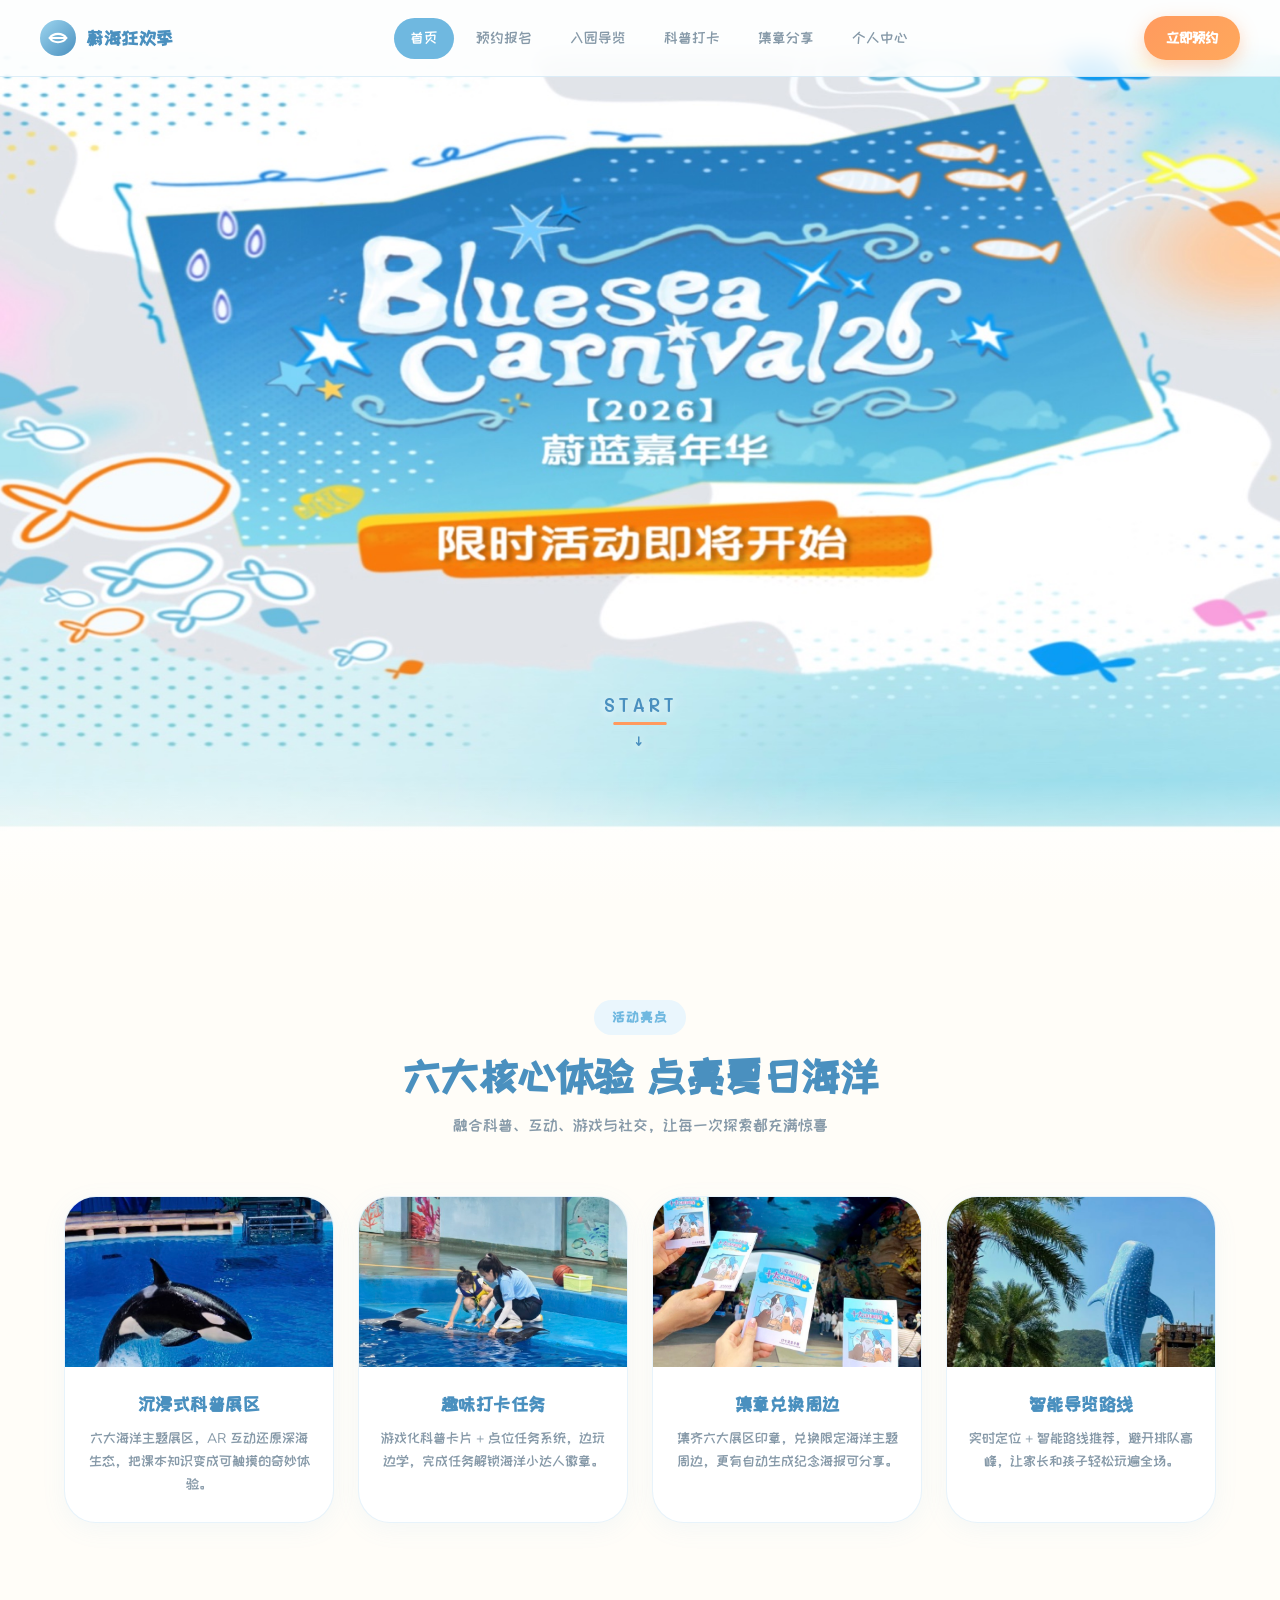
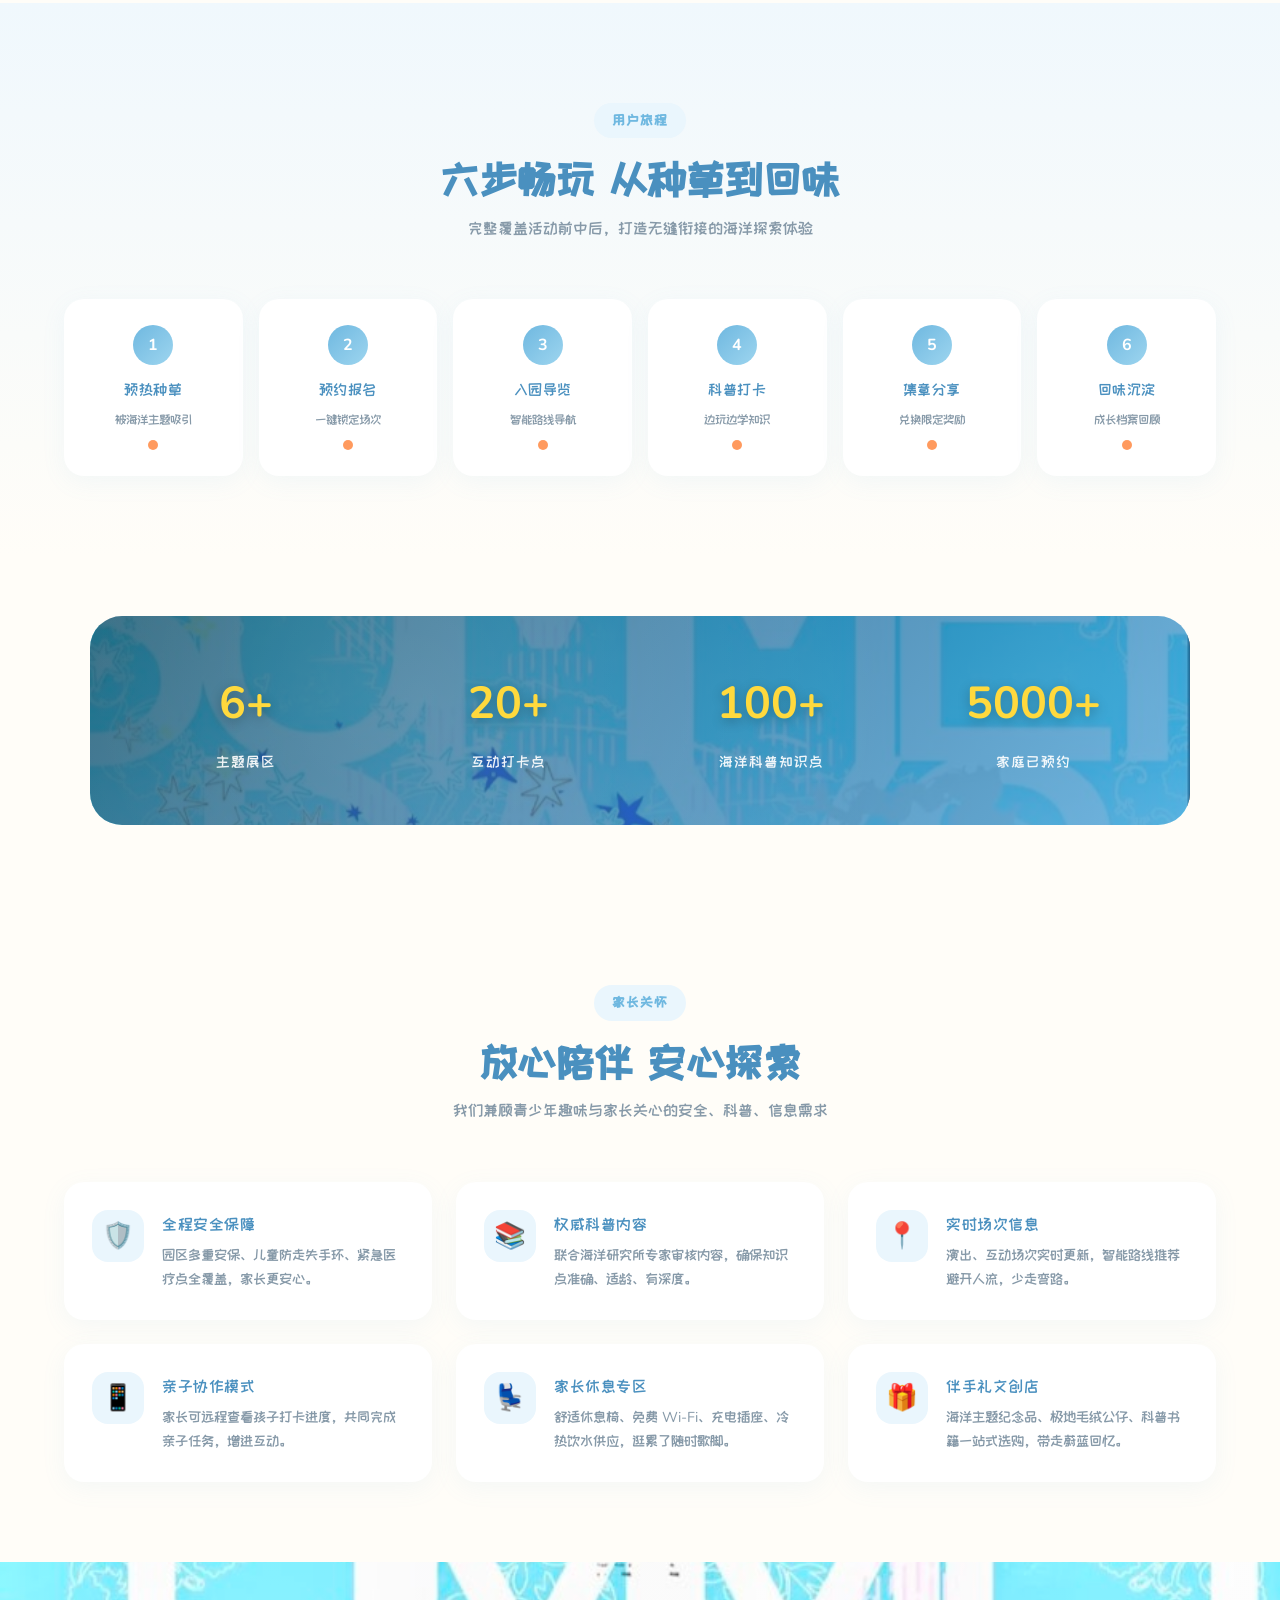
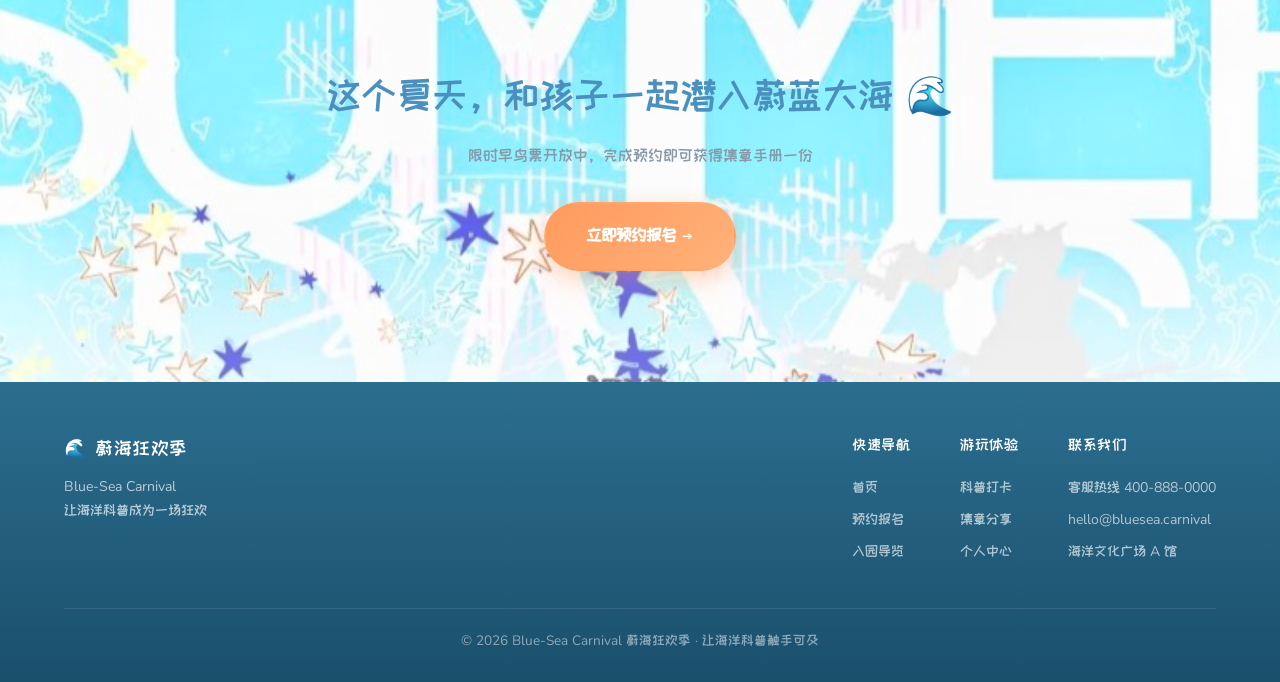
<file: index.html>
<!DOCTYPE html>
<html lang="zh-CN"><head>
  <meta charset="UTF-8">
  <meta name="viewport" content="width=device-width, initial-scale=1.0">
  <title>蔚海狂欢季 Blue-Sea Carnival | 解锁海洋奥秘 畅享探索狂欢</title>
  <link rel="stylesheet" href="css/style.css?v=20261019f">
  <style>
    /* ========== 首屏 Hero ========== */
    .hero {
      min-height: 100vh;
      display: flex; align-items: center; justify-content: center;
      position: relative; padding: 120px 24px 80px;
      text-align: center;
    }
    .hero-content { position: relative; z-index: 2; max-width: 820px; }
    .hero-badge {
      display: inline-flex; align-items: center; gap: 8px;
      padding: 8px 20px; background: rgba(255,255,255,0.7);
      border-radius: var(--radius-pill); color: var(--ocean-blue);
      font-weight: 700; font-size: 0.9rem; margin-bottom: 28px;
      backdrop-filter: blur(6px); box-shadow: var(--shadow-soft);
    }
    .hero h1 {
      font-size: clamp(2.6rem, 7vw, 5rem);
      font-weight: 900; line-height: 1.05;
      color: var(--deep-sea); margin-bottom: 16px;
      letter-spacing: -1px;
    }
    .hero h1 .gradient {
      background: linear-gradient(135deg, var(--ocean-blue), var(--coral-orange));
      -webkit-background-clip: text; background-clip: text;
      -webkit-text-fill-color: transparent;
    }
    .hero .subtitle {
      font-size: clamp(1.1rem, 2.5vw, 1.5rem);
      color: var(--text-dark); font-weight: 600; margin-bottom: 14px;
    }
    .hero .desc {
      font-size: 1rem; color: var(--text-muted);
      max-width: 560px; margin: 0 auto 40px;
    }
    .hero-actions { display: flex; gap: 16px; justify-content: center; flex-wrap: wrap; }

    /* 海洋主视觉插画 */
    .hero-visual {
      margin-top: 60px; position: relative;
      max-width: 680px; margin-left: auto; margin-right: auto;
    }
    .hero-visual svg { width: 100%; height: auto; filter: drop-shadow(0 20px 40px rgba(10,77,104,0.2)); }

    /* ========== 活动亮点 ========== */
    .highlights { background: var(--off-white); }
    .highlight-grid {
      display: grid; grid-template-columns: repeat(auto-fit, minmax(260px, 1fr));
      gap: 24px;
    }
    .highlight-card {
      background: #fff; border-radius: var(--radius-lg, 18px);
      overflow: hidden; text-align: center;
      border: 1px solid rgba(174,214,241,0.3);
      box-shadow: var(--shadow-soft);
      transition: all 0.4s var(--ease-soft);
      position: relative;
    }
    .highlight-card:hover { transform: translateY(-8px); box-shadow: var(--shadow-card); }
    .highlight-card .card-img {
      width: 100%; height: 170px; object-fit: cover;
      display: block;
    }
    .highlight-card .card-body { padding: 22px 20px 26px; }
    .highlight-card h3 { font-size: 1.15rem; color: var(--deep-sea); margin-bottom: 8px; font-weight: 600; }
    .highlight-card p { color: var(--text-muted); font-size: 0.88rem; line-height: 1.6; }

    /* ========== 用户旅程六阶段 ========== */
    .journey { background: linear-gradient(180deg, var(--mist), var(--off-white)); }
    .journey-steps {
      display: grid; grid-template-columns: repeat(6, 1fr); gap: 16px;
      position: relative;
    }
    .journey-step {
      background: #fff; border-radius: var(--radius-md);
      padding: 24px 16px; text-align: center;
      box-shadow: var(--shadow-soft);
      transition: all 0.3s; cursor: pointer;
      border: 2px solid transparent;
    }
    .journey-step:hover { border-color: var(--sky-blue); transform: translateY(-4px); }
    .journey-step .num {
      width: 40px; height: 40px; border-radius: 50%;
      background: linear-gradient(135deg, var(--ocean-blue), var(--sky-blue));
      color: #fff; font-weight: 800; display: grid; place-items: center;
      margin: 0 auto 12px;
    }
    .journey-step h4 { font-size: 0.95rem; color: var(--deep-sea); margin-bottom: 6px; }
    .journey-step p { font-size: 0.78rem; color: var(--text-muted); }
    .journey-step .dot { width: 10px; height: 10px; border-radius: 50%; background: var(--coral-orange); margin: 10px auto 0; }

    @media (max-width: 900px) {
      .journey-steps { grid-template-columns: repeat(3, 1fr); }
    }
    @media (max-width: 560px) {
      .journey-steps { grid-template-columns: repeat(2, 1fr); }
    }

    /* ========== 数据统计 ========== */
    .stats {
      color: #fff;
      border-radius: var(--radius-lg);
      padding: 50px 40px; margin: 60px auto;
      max-width: 1100px;
      display: grid; grid-template-columns: repeat(4, 1fr);
      gap: 30px; text-align: center;
      position: relative; overflow: hidden;
    }
    /* stats 背景图：通过 HTML <img> 控制，方便用户直接替换 */
    .stats-bg {
      position: absolute; inset: 0;
      width: 100%; height: 100%;
      object-fit: cover; object-position: center;
      z-index: -1;
    }
    .stats::before {
      content: ""; position: absolute; inset: 0;
      background: linear-gradient(135deg, rgba(10,77,104,0.82) 0%, rgba(26,107,158,0.75) 50%, rgba(58,155,214,0.72) 100%);
      z-index: 0;
    }
    .stats::after {
      content: ""; position: absolute; inset: 0;
      background: radial-gradient(circle at 30% 40%, rgba(255,255,255,0.12) 0%, transparent 60%);
      z-index: 0;
    }
    .stat-item { position: relative; z-index: 1; }
    .stat-item .num { font-size: 2.8rem; font-weight: 800; color: var(--sun-yellow, #FFD93D); text-shadow: 0 3px 12px rgba(0,0,0,0.25); }
    .stat-item .label { font-size: 0.92rem; opacity: 0.92; margin-top: 8px; letter-spacing: 1px; }
    @media (max-width: 700px) { .stats { grid-template-columns: repeat(2, 1fr); padding: 36px 20px; } }

    /* ========== 家长关怀区 ========== */
    .parent-care { background: var(--off-white); }
    .care-grid {
      display: grid; grid-template-columns: repeat(auto-fit, minmax(280px, 1fr));
      gap: 24px;
    }
    .care-card {
      background: #fff; border-radius: var(--radius-md);
      padding: 28px; display: flex; gap: 18px; align-items: flex-start;
      box-shadow: var(--shadow-soft);
    }
    .care-card .care-icon {
      flex-shrink: 0; width: 52px; height: 52px; border-radius: 16px;
      background: var(--foam); display: grid; place-items: center; font-size: 1.6rem;
    }
    .care-card h4 { color: var(--deep-sea); margin-bottom: 6px; }
    .care-card p { color: var(--text-muted); font-size: 0.9rem; }
  </style>
<style>@keyframes toastIn { from { opacity:0; transform:translateX(-50%) translateY(20px);} to {opacity:1; transform:translateX(-50%) translateY(0);} }</style><style>@keyframes toastIn { from { opacity:0; transform:translateX(-50%) translateY(20px);} to {opacity:1; transform:translateX(-50%) translateY(0);} }</style><style>@keyframes toastIn { from { opacity:0; transform:translateX(-50%) translateY(20px);} to {opacity:1; transform:translateX(-50%) translateY(0);} }</style><style>@keyframes toastIn { from { opacity:0; transform:translateX(-50%) translateY(20px);} to {opacity:1; transform:translateX(-50%) translateY(0);} }</style><style>@keyframes toastIn { from { opacity:0; transform:translateX(-50%) translateY(20px);} to {opacity:1; transform:translateX(-50%) translateY(0);} }</style><style>@keyframes toastIn { from { opacity:0; transform:translateX(-50%) translateY(20px);} to {opacity:1; transform:translateX(-50%) translateY(0);} }</style><style>@keyframes toastIn { from { opacity:0; transform:translateX(-50%) translateY(20px);} to {opacity:1; transform:translateX(-50%) translateY(0);} }</style><style>@keyframes toastIn { from { opacity:0; transform:translateX(-50%) translateY(20px);} to {opacity:1; transform:translateX(-50%) translateY(0);} }</style></head>
<body>
  <!-- 导航栏 -->
  <nav class="navbar" style="box-shadow: rgba(10, 77, 104, 0.08) 0px 4px 20px;">
    <a href="index.html" class="nav-brand">
      <span class="logo-mark">
        <svg width="20" height="20" viewBox="0 0 24 24" fill="none" stroke="currentColor" stroke-width="2.5" stroke-linecap="round" stroke-linejoin="round"><path d="M2 12c2-3 5-5 10-5s8 2 10 5c-2 3-5 5-10 5s-8-2-10-5z"></path><path d="M2 12h20"></path></svg>
      </span>
      蔚海狂欢季
    </a>
    <div class="nav-links">
      <a href="index.html" class="active">首页</a>
      <a href="reservation.html">预约报名</a>
      <a href="map.html">入园导览</a>
      <a href="science.html">科普打卡</a>
      <a href="stamps.html">集章分享</a>
      <a href="profile.html">个人中心</a>
    </div>
    <a href="reservation.html" class="nav-cta">立即预约</a>
    <button class="menu-toggle" aria-label="菜单"><span></span><span></span><span></span></button>
  </nav>

  <!-- 首屏封面 -->
  <header class="cover">
    <img src="images/cover.jpg" alt="蔚海狂欢季 Blue-Sea Carnival 2026" class="cover-img">
    <!-- 👇 START 按钮：CSS 在 style.css 的 .cover-start -->
    <a href="#highlights" class="cover-start" onclick="scrollToId('highlights');return false;" aria-label="开始探索" style="align-self: flex-end;">
      <span class="cover-start-label">START</span>
      <span class="cover-start-arrow">↓</span>
    </a>
  </header>

  <!-- 活动亮点 -->
  <section id="highlights" class="section highlights">
    <div class="container" style="">
      <div class="section-title fade-in visible">
        <span class="eyebrow">活动亮点</span>
        <h2>六大核心体验 点亮夏日海洋</h2>
        <p>融合科普、互动、游戏与社交，让每一次探索都充满惊喜</p>
      </div>
      <div class="highlight-grid">
        <div class="highlight-card fade-in visible">
          <img class="card-img" src="images/highlight-1.jpg" alt="沉浸式科普展区">
          <div class="card-body">
            <h3>沉浸式科普展区</h3>
            <p>六大海洋主题展区，AR 互动还原深海生态，把课本知识变成可触摸的奇妙体验。</p>
          </div>
        </div>
        <div class="highlight-card fade-in visible">
          <img class="card-img" src="images/highlight-2.jpg" alt="趣味打卡任务">
          <div class="card-body">
            <h3>趣味打卡任务</h3>
            <p>游戏化科普卡片 + 点位任务系统，边玩边学，完成任务解锁海洋小达人徽章。</p>
          </div>
        </div>
        <div class="highlight-card fade-in visible">
          <img class="card-img" src="images/highlight-3.jpg" alt="集章兑换周边">
          <div class="card-body">
            <h3>集章兑换周边</h3>
            <p>集齐六大展区印章，兑换限定海洋主题周边，更有自动生成纪念海报可分享。</p>
          </div>
        </div>
        <div class="highlight-card fade-in visible">
          <img class="card-img" src="images/highlight-4.jpg" alt="智能导览路线">
          <div class="card-body">
            <h3>智能导览路线</h3>
            <p>实时定位 + 智能路线推荐，避开排队高峰，让家长和孩子轻松玩遍全场。</p>
          </div>
        </div>
      </div>
    </div>
  </section>

  <!-- 用户旅程 -->
  <section class="section journey">
    <div class="container">
      <div class="section-title fade-in visible">
        <span class="eyebrow">用户旅程</span>
        <h2>六步畅玩 从种草到回味</h2>
        <p>完整覆盖活动前中后，打造无缝衔接的海洋探索体验</p>
      </div>
      <div class="journey-steps">
        <a href="index.html" class="journey-step fade-in visible">
          <div class="num">1</div>
          <h4>预热种草</h4>
          <p>被海洋主题吸引</p>
          <div class="dot"></div>
        </a>
        <a href="reservation.html" class="journey-step fade-in visible">
          <div class="num">2</div>
          <h4>预约报名</h4>
          <p>一键锁定场次</p>
          <div class="dot"></div>
        </a>
        <a href="map.html" class="journey-step fade-in visible">
          <div class="num">3</div>
          <h4>入园导览</h4>
          <p>智能路线导航</p>
          <div class="dot"></div>
        </a>
        <a href="science.html" class="journey-step fade-in visible">
          <div class="num">4</div>
          <h4>科普打卡</h4>
          <p>边玩边学知识</p>
          <div class="dot"></div>
        </a>
        <a href="stamps.html" class="journey-step fade-in visible">
          <div class="num">5</div>
          <h4>集章分享</h4>
          <p>兑换限定奖励</p>
          <div class="dot"></div>
        </a>
        <a href="profile.html" class="journey-step fade-in visible">
          <div class="num">6</div>
          <h4>回味沉淀</h4>
          <p>成长档案回顾</p>
          <div class="dot"></div>
        </a>
      </div>
    </div>
  </section>

  <!-- 数据统计 -->
  <section class="container">
    <div class="stats fade-in visible">
      <!-- 👇 替换 stats 背景图：改这里的 src 就行 -->
      <img class="stats-bg" src="images/stats-bg.jpg" alt="" aria-hidden="true">
      <div class="stat-item">
        <div class="num">6+</div>
        <div class="label">主题展区</div>
      </div>
      <div class="stat-item">
        <div class="num">20+</div>
        <div class="label">互动打卡点</div>
      </div>
      <div class="stat-item">
        <div class="num">100+</div>
        <div class="label">海洋科普知识点</div>
      </div>
      <div class="stat-item">
        <div class="num">5000+</div>
        <div class="label">家庭已预约</div>
      </div>
    </div>
  </section>

  <!-- 家长关怀 -->
  <section class="section parent-care">
    <div class="container">
      <div class="section-title fade-in visible">
        <span class="eyebrow">家长关怀</span>
        <h2>放心陪伴 安心探索</h2>
        <p>我们兼顾青少年趣味与家长关心的安全、科普、信息需求</p>
      </div>
      <div class="care-grid">
        <div class="care-card fade-in visible">
          <div class="care-icon">🛡️</div>
          <div>
            <h4>全程安全保障</h4>
            <p>园区多重安保、儿童防走失手环、紧急医疗点全覆盖，家长更安心。</p>
          </div>
        </div>
        <div class="care-card fade-in visible">
          <div class="care-icon">📚</div>
          <div>
            <h4>权威科普内容</h4>
            <p>联合海洋研究所专家审核内容，确保知识点准确、适龄、有深度。</p>
          </div>
        </div>
        <div class="care-card fade-in visible">
          <div class="care-icon">📍</div>
          <div>
            <h4>实时场次信息</h4>
            <p>演出、互动场次实时更新，智能路线推荐避开人流，少走弯路。</p>
          </div>
        </div>
        <div class="care-card fade-in visible">
          <div class="care-icon">📱</div>
          <div>
            <h4>亲子协作模式</h4>
            <p>家长可远程查看孩子打卡进度，共同完成亲子任务，增进互动。</p>
          </div>
        </div>
        <div class="care-card fade-in visible">
          <div class="care-icon">💺</div>
          <div>
            <h4>家长休息专区</h4>
            <p>舒适休息椅、免费 Wi-Fi、充电插座、冷热饮水供应，逛累了随时歇脚。</p>
          </div>
        </div>
        <div class="care-card fade-in visible">
          <div class="care-icon">🎁</div>
          <div>
            <h4>伴手礼文创店</h4>
            <p>海洋主题纪念品、极地毛绒公仔、科普书籍一站式选购，带走蔚蓝回忆。</p>
          </div>
        </div>
      </div>
    </div>
  </section>

  <!-- 行动召唤 -->
  <section class="cta-section">
    <div class="container" style="text-align:center;">
      <div class="fade-in visible">
        <h2 style="font-size: clamp(1.6rem, 3.5vw, 2.4rem); color: var(--deep-sea); margin-bottom: 16px;">
          这个夏天，和孩子一起潜入蔚蓝大海 🌊
        </h2>
        <p style="color: var(--text-muted); max-width: 500px; margin: 0 auto 32px;">
          限时早鸟票开放中，完成预约即可获得集章手册一份
        </p>
        <a href="reservation.html" class="btn btn-primary btn-lg">立即预约报名 →</a>
      </div>
    </div>
  </section>

  <!-- 页脚 -->
  <footer class="footer">
    <div class="container" style="position: relative; z-index: 1;">
      <div class="footer-inner">
        <div class="footer-brand">
          <h3>🌊 蔚海狂欢季</h3>
          <p style="font-size:0.88rem; max-width: 240px; opacity:0.8;">Blue-Sea Carnival<br>让海洋科普成为一场狂欢</p>
        </div>
        <div class="footer-links">
          <div class="footer-col">
            <h4>快速导航</h4>
            <a href="index.html">首页</a>
            <a href="reservation.html">预约报名</a>
            <a href="map.html">入园导览</a>
          </div>
          <div class="footer-col">
            <h4>游玩体验</h4>
            <a href="science.html">科普打卡</a>
            <a href="stamps.html">集章分享</a>
            <a href="profile.html">个人中心</a>
          </div>
          <div class="footer-col">
            <h4>联系我们</h4>
            <a href="#">客服热线 400-888-0000</a>
            <a href="#">hello@bluesea.carnival</a>
            <a href="#">海洋文化广场 A 馆</a>
          </div>
        </div>
      </div>
      <div class="footer-bottom">© 2026 Blue-Sea Carnival 蔚海狂欢季 · 让海洋科普触手可及</div>
    </div>
  </footer>

  <button class="back-to-top show" aria-label="回到顶部">
    <svg width="20" height="20" viewBox="0 0 24 24" fill="none" stroke="currentColor" stroke-width="2.5" stroke-linecap="round" stroke-linejoin="round"><path d="M12 19V5M5 12l7-7 7 7"></path></svg>
  </button>

  <script>window.PAGE_ID = 'home';</script>
  <script src="js/main.js"></script>









</body></html>
</file>
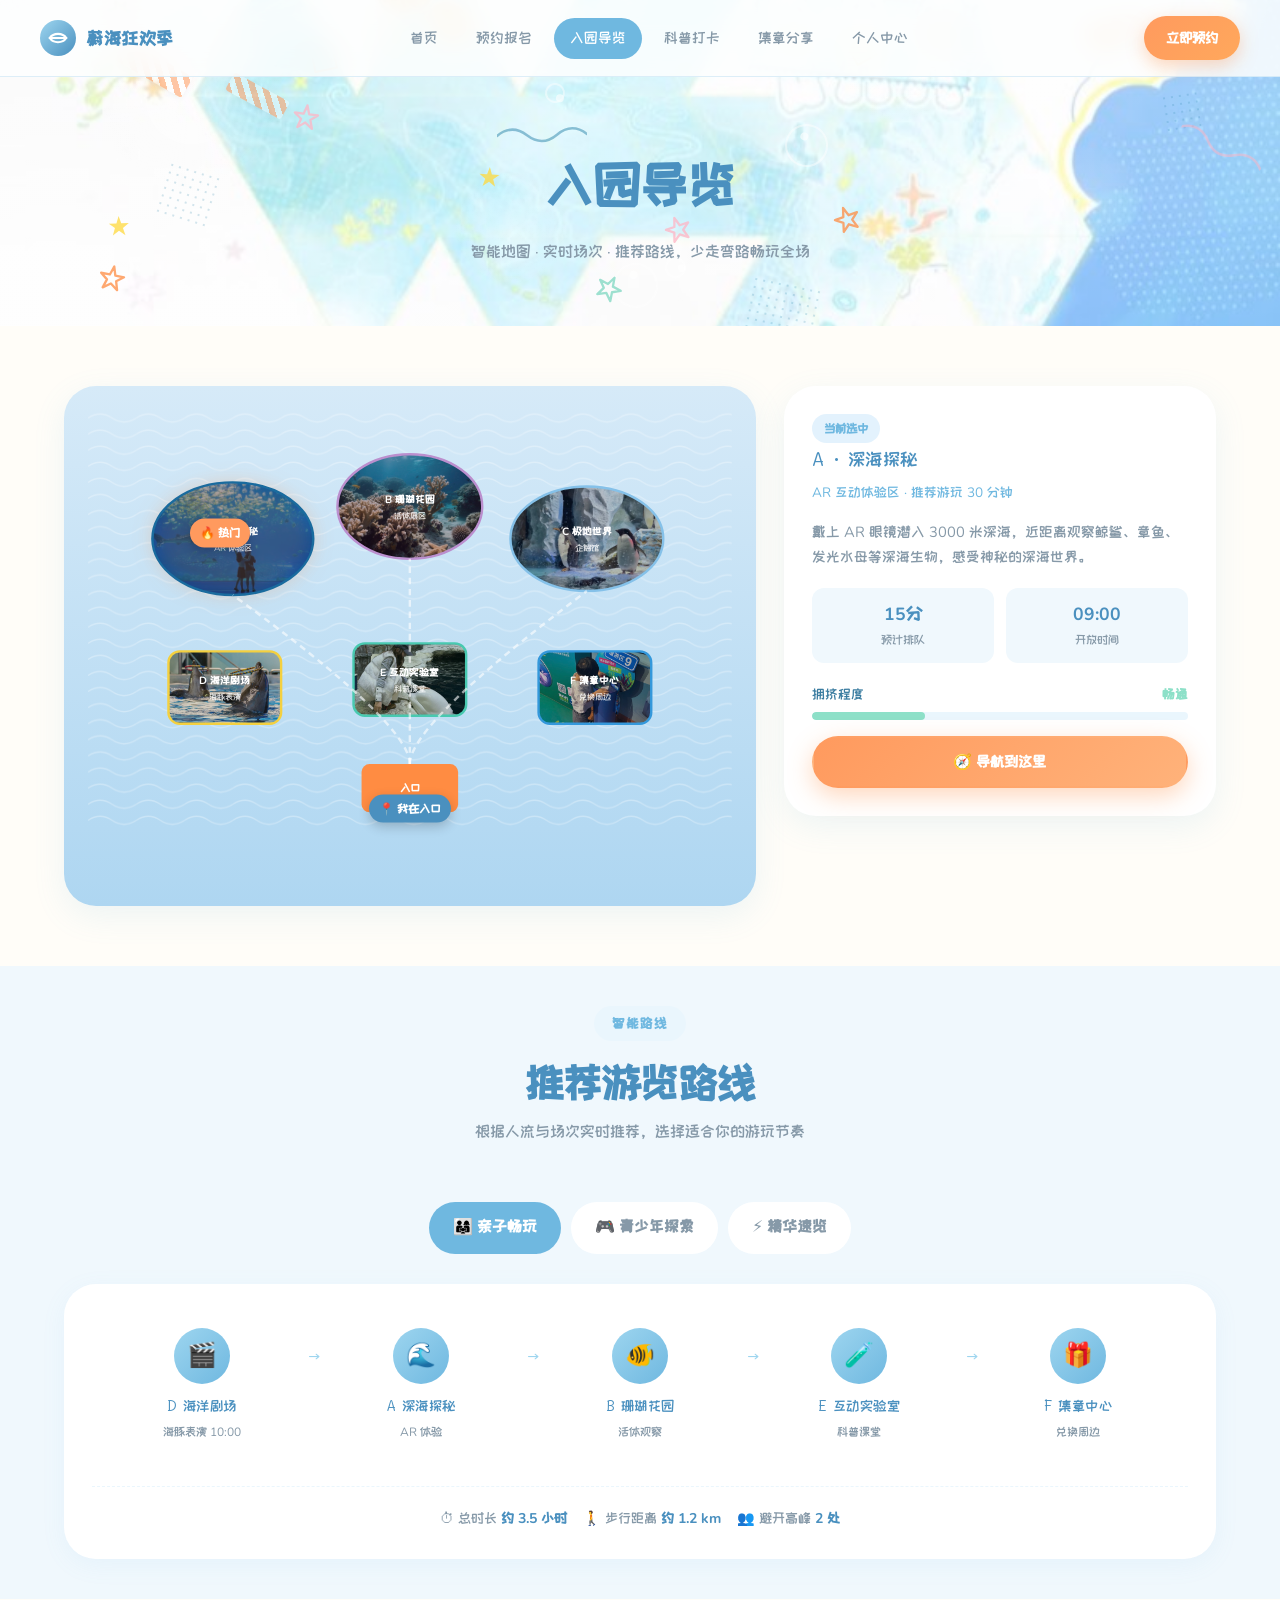
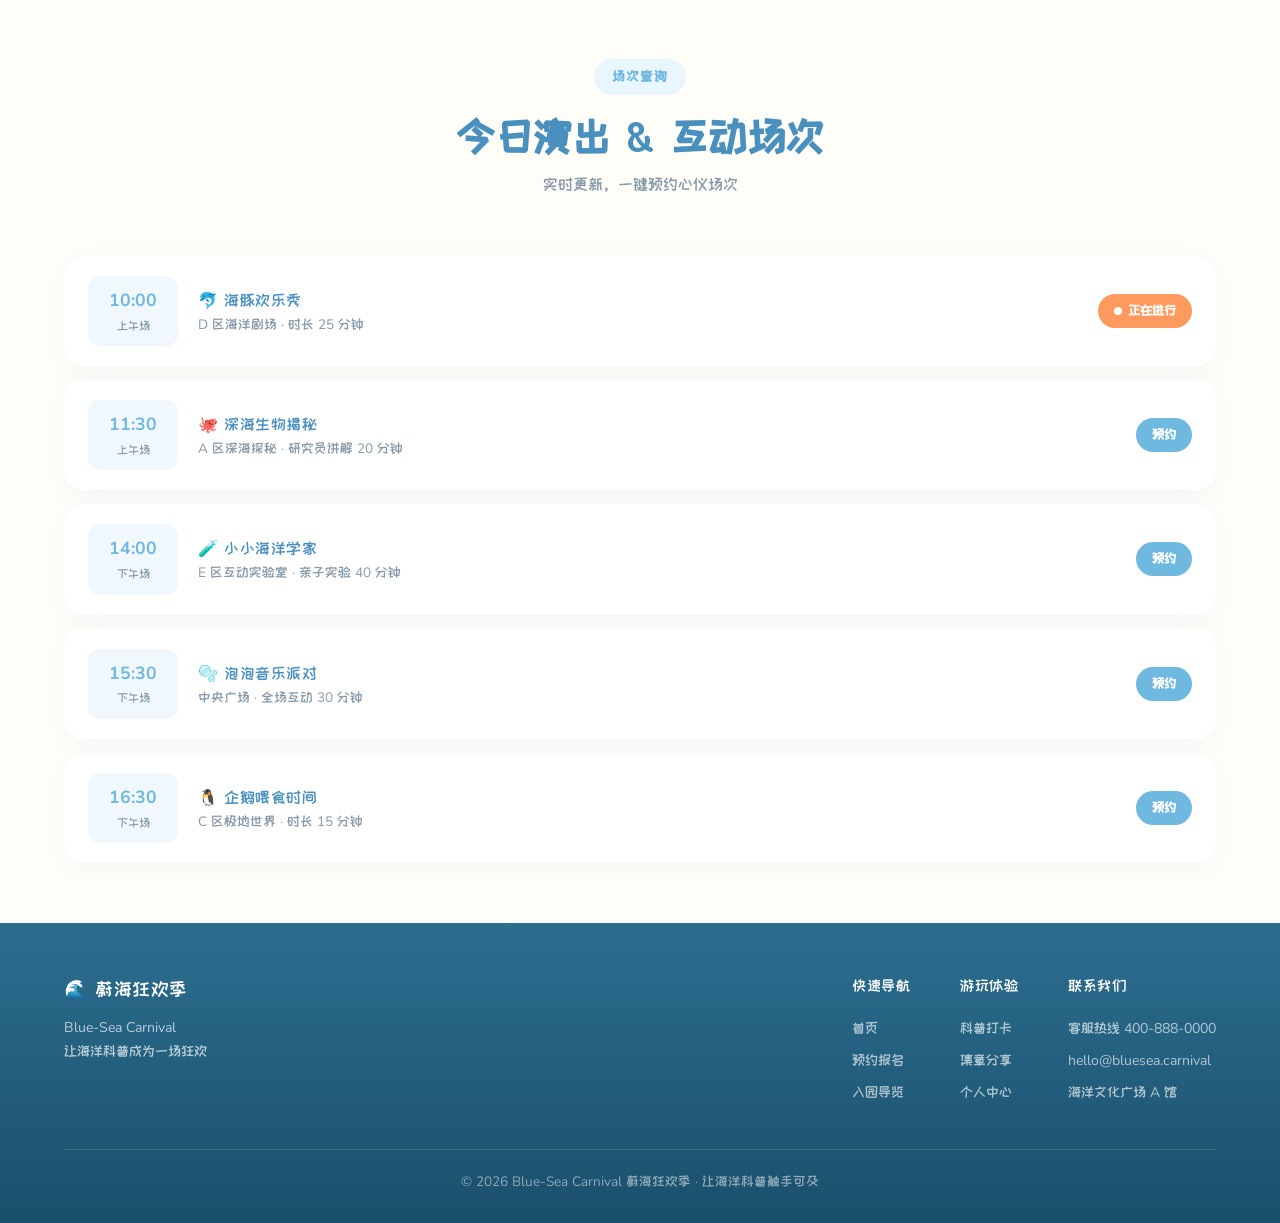
<file: map.html>
<!DOCTYPE html>
<html lang="zh-CN">
<head>
  <meta charset="UTF-8">
  <meta name="viewport" content="width=device-width, initial-scale=1.0">
  <title>入园导览 | 蔚海狂欢季 Blue-Sea Carnival</title>
  <link rel="stylesheet" href="css/style.css?v=20261031g">
  <style>
    .page-hero {
      padding: 140px 24px 60px; text-align: center; position: relative; overflow: hidden;
    }
    .page-hero h1 { font-size: clamp(2rem, 5vw, 3.2rem); color: var(--deep-sea); font-weight: 900; position: relative; }
    .page-hero p { color: var(--text-muted); margin-top: 12px; position: relative; }

    /* 导览地图区 */
    .map-section { padding: 60px 0; }
    .map-layout { display: grid; grid-template-columns: 1.6fr 1fr; gap: 28px; align-items: start; }
    @media (max-width: 900px) { .map-layout { grid-template-columns: 1fr; } }

    .map-container {
      background: linear-gradient(180deg, #D6EAF8, #AED6F1);
      border-radius: var(--radius-lg); padding: 24px;
      box-shadow: var(--shadow-card); position: relative; overflow: hidden;
      min-height: 520px;
    }
    .map-svg { width: 100%; height: auto; display: block; }
    .map-zone { cursor: pointer; transition: all 0.3s; }
    .map-zone:hover { filter: brightness(1.1); }
    .map-zone.active { filter: drop-shadow(0 0 12px rgba(255,140,66,0.8)); }
    .map-pin {
      position: absolute; transform: translate(-50%, -100%);
      background: var(--coral-orange); color: #fff;
      padding: 4px 10px; border-radius: var(--radius-pill);
      font-size: 0.75rem; font-weight: 700; white-space: nowrap;
      box-shadow: 0 4px 12px rgba(0,0,0,0.2);
      animation: pinBounce 2s ease-in-out infinite;
    }
    @keyframes pinBounce { 0%,100%{transform:translate(-50%,-100%);} 50%{transform:translate(-50%,-110%);} }
    .map-pin.user { background: var(--deep-sea); }

    /* 右侧信息面板 */
    .zone-panel { background: #fff; border-radius: var(--radius-lg); padding: 28px; box-shadow: var(--shadow-card); position: sticky; top: 90px; }
    .zone-panel h3 { color: var(--deep-sea); margin-bottom: 6px; }
    .zone-panel .zone-tag { font-size: 0.85rem; color: var(--ocean-blue); margin-bottom: 16px; }
    .zone-panel .desc { color: var(--text-muted); font-size: 0.92rem; margin-bottom: 18px; }
    .zone-meta { display: grid; grid-template-columns: 1fr 1fr; gap: 12px; margin-bottom: 20px; }
    .zone-meta .m { background: var(--mist); padding: 12px; border-radius: var(--radius-sm); text-align: center; }
    .zone-meta .m .v { font-weight: 800; color: var(--deep-sea); font-size: 1.1rem; }
    .zone-meta .m .l { font-size: 0.75rem; color: var(--text-muted); }
    .queue-bar { height: 8px; border-radius: 4px; background: var(--foam); overflow: hidden; margin-top: 6px; }
    .queue-bar span { display: block; height: 100%; border-radius: 4px; }
    .q-low { background: var(--mint-green); }
    .q-mid { background: var(--sun-yellow); }
    .q-high { background: var(--coral-orange); }

    /* 路线推荐 */
    .route-section { padding: 40px 0; background: var(--mist); }
    .route-tabs { display: flex; gap: 10px; justify-content: center; margin-bottom: 30px; flex-wrap: wrap; }
    .route-tab {
      padding: 12px 24px; border-radius: var(--radius-pill);
      background: #fff; color: var(--text-muted); font-weight: 600; cursor: pointer;
      transition: all 0.2s;
    }
    .route-tab.active { background: var(--ocean-blue); color: #fff; }
    .route-card {
      background: #fff; border-radius: var(--radius-lg); padding: 28px;
      box-shadow: var(--shadow-soft); display: none;
    }
    .route-card.active { display: block; }
    .route-steps { display: flex; gap: 0; align-items: stretch; overflow-x: auto; padding-bottom: 8px; }
    .route-step {
      flex: 1; min-width: 140px; text-align: center; padding: 16px 8px;
      position: relative;
    }
    .route-step .icon {
      width: 56px; height: 56px; border-radius: 50%; margin: 0 auto 10px;
      background: linear-gradient(135deg, var(--sky-blue), var(--ocean-blue));
      color: #fff; display: grid; place-items: center; font-size: 1.5rem;
    }
    .route-step h5 { color: var(--deep-sea); font-size: 0.9rem; }
    .route-step p { font-size: 0.75rem; color: var(--text-muted); margin-top: 4px; }
    .route-step:not(:last-child)::after {
      content: "→"; position: absolute; right: -10px; top: 28px;
      color: var(--sky-blue); font-size: 1.2rem;
    }
    .route-info {
      margin-top: 20px; display: flex; gap: 16px; flex-wrap: wrap;
      justify-content: center; padding-top: 20px; border-top: 1px dashed var(--foam);
    }
    .route-info .ri { font-size: 0.88rem; color: var(--text-muted); }
    .route-info .ri b { color: var(--deep-sea); }

    /* 场次列表 */
    .schedule-section { padding: 60px 0; }
    .schedule-list { display: grid; gap: 14px; }
    .schedule-item {
      background: #fff; border-radius: var(--radius-md); padding: 20px 24px;
      box-shadow: var(--shadow-soft); display: flex; align-items: center; gap: 20px;
      flex-wrap: wrap;
    }
    .schedule-time {
      flex-shrink: 0; width: 90px; text-align: center;
      padding: 10px; background: var(--mist); border-radius: var(--radius-sm);
    }
    .schedule-time .t { font-weight: 800; color: var(--ocean-blue); font-size: 1.1rem; }
    .schedule-time .d { font-size: 0.75rem; color: var(--text-muted); }
    .schedule-info { flex: 1; min-width: 200px; }
    .schedule-info h5 { color: var(--deep-sea); font-size: 1rem; }
    .schedule-info p { font-size: 0.85rem; color: var(--text-muted); }
    .schedule-actions { display: flex; gap: 8px; }
    .btn-sm { padding: 8px 16px; border-radius: var(--radius-pill); font-size: 0.82rem; font-weight: 600; }
    .btn-sm.primary { background: var(--ocean-blue); color: #fff; }
    .btn-sm.live { background: var(--coral-orange); color: #fff; }
    .live-dot { display: inline-block; width: 8px; height: 8px; border-radius: 50%; background: #fff; margin-right: 6px; animation: pulse 1s infinite; }
    @keyframes pulse { 0%,100%{opacity:1;} 50%{opacity:0.3;} }
  </style>
</head>
<body>
  <nav class="navbar">
    <a href="index.html" class="nav-brand">
      <span class="logo-mark">
        <svg width="20" height="20" viewBox="0 0 24 24" fill="none" stroke="currentColor" stroke-width="2.5" stroke-linecap="round" stroke-linejoin="round"><path d="M2 12c2-3 5-5 10-5s8 2 10 5c-2 3-5 5-10 5s-8-2-10-5z"/><path d="M2 12h20"/></svg>
      </span>
      蔚海狂欢季
    </a>
    <div class="nav-links">
      <a href="index.html">首页</a>
      <a href="reservation.html">预约报名</a>
      <a href="map.html" class="active">入园导览</a>
      <a href="science.html">科普打卡</a>
      <a href="stamps.html">集章分享</a>
      <a href="profile.html">个人中心</a>
    </div>
    <a href="reservation.html" class="nav-cta">立即预约</a>
    <button class="menu-toggle" aria-label="菜单"><span></span><span></span><span></span></button>
  </nav>

  <header class="page-hero ocean-bg">
    <div class="ripple-layer"></div>
    <h1>入园导览</h1>
    <p>智能地图 · 实时场次 · 推荐路线，少走弯路畅玩全场</p>
  </header>

  <!-- 交互式地图 -->
  <section class="map-section">
    <div class="container">
      <div class="map-layout">
        <!-- 地图 -->
        <div class="map-container fade-in">
          <svg class="map-svg" viewBox="0 0 800 520" xmlns="http://www.w3.org/2000/svg">
            <!-- 海水背景纹理 -->
            <defs>
              <pattern id="waves" width="60" height="20" patternUnits="userSpaceOnUse">
                <path d="M0 10 Q 15 0 30 10 T 60 10" fill="none" stroke="rgba(255,255,255,0.3)" stroke-width="1.5"/>
              </pattern>
              <clipPath id="clip-a"><ellipse cx="180" cy="160" rx="100" ry="70"/></clipPath>
              <clipPath id="clip-b"><ellipse cx="400" cy="120" rx="90" ry="65"/></clipPath>
              <clipPath id="clip-c"><ellipse cx="620" cy="160" rx="95" ry="65"/></clipPath>
              <clipPath id="clip-d"><rect x="100" y="300" width="140" height="90" rx="14"/></clipPath>
              <clipPath id="clip-e"><rect x="330" y="290" width="140" height="90" rx="14"/></clipPath>
              <clipPath id="clip-f"><rect x="560" y="300" width="140" height="90" rx="14"/></clipPath>
            </defs>
            <rect width="800" height="520" fill="url(#waves)"/>
            <!-- 入口 -->
            <rect x="340" y="440" width="120" height="60" rx="10" fill="#FF8C42" class="map-zone" data-zone="entrance"/>
            <text x="400" y="475" text-anchor="middle" fill="#fff" font-size="14" font-weight="700">入口</text>
            <!-- 展区 A 深海探秘 -->
            <image href="images/aquarium1.jpg" x="80" y="90" width="200" height="140" clip-path="url(#clip-a)" preserveAspectRatio="xMidYMid slice" pointer-events="none"/>
            <ellipse cx="180" cy="160" rx="100" ry="70" fill="rgba(10,30,50,0.35)" class="map-zone active" data-zone="a"/>
            <ellipse cx="180" cy="160" rx="100" ry="70" fill="none" stroke="#1A6B9E" stroke-width="3"/>
            <text x="180" y="155" text-anchor="middle" fill="#fff" font-size="13" font-weight="700">A 深海探秘</text>
            <text x="180" y="175" text-anchor="middle" fill="rgba(255,255,255,0.85)" font-size="11">AR 体验区</text>
            <!-- 展区 B 珊瑚花园 -->
            <image href="images/aquarium2.jpg" x="310" y="55" width="180" height="130" clip-path="url(#clip-b)" preserveAspectRatio="xMidYMid slice" pointer-events="none"/>
            <ellipse cx="400" cy="120" rx="90" ry="65" fill="rgba(50,20,60,0.3)" class="map-zone" data-zone="b"/>
            <ellipse cx="400" cy="120" rx="90" ry="65" fill="none" stroke="#BB8FCE" stroke-width="3"/>
            <text x="400" y="115" text-anchor="middle" fill="#fff" font-size="13" font-weight="700">B 珊瑚花园</text>
            <text x="400" y="135" text-anchor="middle" fill="rgba(255,255,255,0.85)" font-size="11">活体展区</text>
            <!-- 展区 C 极地世界 -->
            <image href="images/aquarium3.jpg" x="525" y="95" width="190" height="130" clip-path="url(#clip-c)" preserveAspectRatio="xMidYMid slice" pointer-events="none"/>
            <ellipse cx="620" cy="160" rx="95" ry="65" fill="rgba(20,50,80,0.3)" class="map-zone" data-zone="c"/>
            <ellipse cx="620" cy="160" rx="95" ry="65" fill="none" stroke="#85C1E9" stroke-width="3"/>
            <text x="620" y="155" text-anchor="middle" fill="#fff" font-size="13" font-weight="700">C 极地世界</text>
            <text x="620" y="175" text-anchor="middle" fill="rgba(255,255,255,0.85)" font-size="11">企鹅馆</text>
            <!-- 展区 D 海洋剧场 -->
            <image href="images/aquarium4.jpg" x="100" y="300" width="140" height="90" clip-path="url(#clip-d)" preserveAspectRatio="xMidYMid slice" pointer-events="none"/>
            <rect x="100" y="300" width="140" height="90" rx="14" fill="rgba(80,60,10,0.25)" class="map-zone" data-zone="d"/>
            <rect x="100" y="300" width="140" height="90" rx="14" fill="none" stroke="#F4D03F" stroke-width="3"/>
            <text x="170" y="340" text-anchor="middle" fill="#fff" font-size="13" font-weight="700">D 海洋剧场</text>
            <text x="170" y="360" text-anchor="middle" fill="rgba(255,255,255,0.85)" font-size="11">海豚表演</text>
            <!-- 展区 E 互动实验室 -->
            <image href="images/aquarium5.jpg" x="330" y="290" width="140" height="90" clip-path="url(#clip-e)" preserveAspectRatio="xMidYMid slice" pointer-events="none"/>
            <rect x="330" y="290" width="140" height="90" rx="14" fill="rgba(15,60,50,0.25)" class="map-zone" data-zone="e"/>
            <rect x="330" y="290" width="140" height="90" rx="14" fill="none" stroke="#48C9B0" stroke-width="3"/>
            <text x="400" y="330" text-anchor="middle" fill="#fff" font-size="13" font-weight="700">E 互动实验室</text>
            <text x="400" y="350" text-anchor="middle" fill="rgba(255,255,255,0.85)" font-size="11">科普课堂</text>
            <!-- 展区 F 集章中心 -->
            <image href="images/aquarium6.jpg" x="560" y="300" width="140" height="90" clip-path="url(#clip-f)" preserveAspectRatio="xMidYMid slice" pointer-events="none"/>
            <rect x="560" y="300" width="140" height="90" rx="14" fill="rgba(15,45,75,0.25)" class="map-zone" data-zone="f"/>
            <rect x="560" y="300" width="140" height="90" rx="14" fill="none" stroke="#3498DB" stroke-width="3"/>
            <text x="630" y="340" text-anchor="middle" fill="#fff" font-size="13" font-weight="700">F 集章中心</text>
            <text x="630" y="360" text-anchor="middle" fill="rgba(255,255,255,0.85)" font-size="11">兑换周边</text>
            <!-- 路径连线 -->
            <path d="M400 440 Q 400 390 180 230" fill="none" stroke="rgba(255,255,255,0.6)" stroke-width="3" stroke-dasharray="8 6"/>
            <path d="M400 440 Q 400 390 400 185" fill="none" stroke="rgba(255,255,255,0.6)" stroke-width="3" stroke-dasharray="8 6"/>
            <path d="M400 440 Q 400 390 620 225" fill="none" stroke="rgba(255,255,255,0.6)" stroke-width="3" stroke-dasharray="8 6"/>
          </svg>
          <div class="map-pin" style="left:22.5%; top:31%;">🔥 热门</div>
          <div class="map-pin user" style="left:50%; top:84%;">📍 我在入口</div>
        </div>

        <!-- 右侧信息 -->
        <div class="zone-panel fade-in">
          <span class="tag tag-blue">当前选中</span>
          <h3 id="zoneName">A · 深海探秘</h3>
          <div class="zone-tag">AR 互动体验区 · 推荐游玩 30 分钟</div>
          <p class="desc" id="zoneDesc">戴上 AR 眼镜潜入 3000 米深海，近距离观察鲸鲨、章鱼、发光水母等深海生物，感受神秘的深海世界。</p>
          <div class="zone-meta">
            <div class="m"><div class="v" id="zoneWait">15分</div><div class="l">预计排队</div></div>
            <div class="m"><div class="v" id="zoneOpen">09:00</div><div class="l">开放时间</div></div>
          </div>
          <div style="margin-bottom:16px;">
            <div style="display:flex; justify-content:space-between; font-size:0.85rem;">
              <span>拥挤程度</span><span id="queueText" style="color:var(--mint-green); font-weight:600;">畅通</span>
            </div>
            <div class="queue-bar"><span class="q-low" id="queueBar" style="width:30%"></span></div>
          </div>
          <button class="btn btn-primary" style="width:100%; justify-content:center;" onclick="toast('已为您规划前往 A 区的最优路线', 'success')">
            🧭 导航到这里
          </button>
        </div>
      </div>
    </div>
  </section>

  <!-- 智能路线推荐 -->
  <section class="route-section">
    <div class="container">
      <div class="section-title fade-in">
        <span class="eyebrow">智能路线</span>
        <h2>推荐游览路线</h2>
        <p>根据人流与场次实时推荐，选择适合你的游玩节奏</p>
      </div>
      <div class="route-tabs fade-in">
        <div class="route-tab active" data-route="family">👨‍👩‍👧 亲子畅玩</div>
        <div class="route-tab" data-route="teen">🎮 青少年探索</div>
        <div class="route-tab" data-route="quick">⚡ 精华速览</div>
      </div>

      <div class="route-card active fade-in" data-card="family">
        <div class="route-steps">
          <div class="route-step"><div class="icon">🎬</div><h5>D 海洋剧场</h5><p>海豚表演 10:00</p></div>
          <div class="route-step"><div class="icon">🌊</div><h5>A 深海探秘</h5><p>AR 体验</p></div>
          <div class="route-step"><div class="icon">🐠</div><h5>B 珊瑚花园</h5><p>活体观察</p></div>
          <div class="route-step"><div class="icon">🧪</div><h5>E 互动实验室</h5><p>科普课堂</p></div>
          <div class="route-step"><div class="icon">🎁</div><h5>F 集章中心</h5><p>兑换周边</p></div>
        </div>
        <div class="route-info">
          <span class="ri">⏱ 总时长 <b>约 3.5 小时</b></span>
          <span class="ri">🚶 步行距离 <b>约 1.2 km</b></span>
          <span class="ri">👥 避开高峰 <b>2 处</b></span>
        </div>
      </div>

      <div class="route-card fade-in" data-card="teen">
        <div class="route-steps">
          <div class="route-step"><div class="icon">🌊</div><h5>A 深海探秘</h5><p>AR 沉浸</p></div>
          <div class="route-step"><div class="icon">🐧</div><h5>C 极地世界</h5><p>企鹅互动</p></div>
          <div class="route-step"><div class="icon">🧪</div><h5>E 互动实验室</h5><p>实验挑战</p></div>
          <div class="route-step"><div class="icon">🐠</div><h5>B 珊瑚花园</h5><p>知识问答</p></div>
          <div class="route-step"><div class="icon">🎁</div><h5>F 集章中心</h5><p>徽章解锁</p></div>
        </div>
        <div class="route-info">
          <span class="ri">⏱ 总时长 <b>约 4 小时</b></span>
          <span class="ri">🏆 可集章 <b>6 枚</b></span>
          <span class="ri">🎮 互动任务 <b>8 个</b></span>
        </div>
      </div>

      <div class="route-card fade-in" data-card="quick">
        <div class="route-steps">
          <div class="route-step"><div class="icon">🐠</div><h5>B 珊瑚花园</h5><p>快速打卡</p></div>
          <div class="route-step"><div class="icon">🎬</div><h5>D 海洋剧场</h5><p>精华表演</p></div>
          <div class="route-step"><div class="icon">🎁</div><h5>F 集章中心</h5><p>纪念兑换</p></div>
        </div>
        <div class="route-info">
          <span class="ri">⏱ 总时长 <b>约 1.5 小时</b></span>
          <span class="ri">⚡ 精华点位 <b>3 处</b></span>
        </div>
      </div>
    </div>
  </section>

  <!-- 场次查询 -->
  <section class="schedule-section">
    <div class="container">
      <div class="section-title fade-in">
        <span class="eyebrow">场次查询</span>
        <h2>今日演出 & 互动场次</h2>
        <p>实时更新，一键预约心仪场次</p>
      </div>
      <div class="schedule-list">
        <div class="schedule-item fade-in">
          <div class="schedule-time"><div class="t">10:00</div><div class="d">上午场</div></div>
          <div class="schedule-info"><h5>🐬 海豚欢乐秀</h5><p>D 区海洋剧场 · 时长 25 分钟</p></div>
          <div class="schedule-actions"><button class="btn-sm live"><span class="live-dot"></span>正在进行</button></div>
        </div>
        <div class="schedule-item fade-in">
          <div class="schedule-time"><div class="t">11:30</div><div class="d">上午场</div></div>
          <div class="schedule-info"><h5>🐙 深海生物揭秘</h5><p>A 区深海探秘 · 研究员讲解 20 分钟</p></div>
          <div class="schedule-actions"><button class="btn-sm primary" onclick="toast('已预约 11:30 场次')">预约</button></div>
        </div>
        <div class="schedule-item fade-in">
          <div class="schedule-time"><div class="t">14:00</div><div class="d">下午场</div></div>
          <div class="schedule-info"><h5>🧪 小小海洋学家</h5><p>E 区互动实验室 · 亲子实验 40 分钟</p></div>
          <div class="schedule-actions"><button class="btn-sm primary" onclick="toast('已预约 14:00 场次')">预约</button></div>
        </div>
        <div class="schedule-item fade-in">
          <div class="schedule-time"><div class="t">15:30</div><div class="d">下午场</div></div>
          <div class="schedule-info"><h5>🫧 泡泡音乐派对</h5><p>中央广场 · 全场互动 30 分钟</p></div>
          <div class="schedule-actions"><button class="btn-sm primary" onclick="toast('已预约 15:30 场次')">预约</button></div>
        </div>
        <div class="schedule-item fade-in">
          <div class="schedule-time"><div class="t">16:30</div><div class="d">下午场</div></div>
          <div class="schedule-info"><h5>🐧 企鹅喂食时间</h5><p>C 区极地世界 · 时长 15 分钟</p></div>
          <div class="schedule-actions"><button class="btn-sm primary" onclick="toast('已预约 16:30 场次')">预约</button></div>
        </div>
      </div>
    </div>
  </section>

  <footer class="footer">
    <div class="container" style="position: relative; z-index: 1;">
      <div class="footer-inner">
        <div class="footer-brand">
          <h3>🌊 蔚海狂欢季</h3>
          <p style="font-size:0.88rem; max-width: 240px; opacity:0.8;">Blue-Sea Carnival<br>让海洋科普成为一场狂欢</p>
        </div>
        <div class="footer-links">
          <div class="footer-col">
            <h4>快速导航</h4>
            <a href="index.html">首页</a>
            <a href="reservation.html">预约报名</a>
            <a href="map.html">入园导览</a>
          </div>
          <div class="footer-col">
            <h4>游玩体验</h4>
            <a href="science.html">科普打卡</a>
            <a href="stamps.html">集章分享</a>
            <a href="profile.html">个人中心</a>
          </div>
          <div class="footer-col">
            <h4>联系我们</h4>
            <a href="#">客服热线 400-888-0000</a>
            <a href="#">hello@bluesea.carnival</a>
            <a href="#">海洋文化广场 A 馆</a>
          </div>
        </div>
      </div>
      <div class="footer-bottom">© 2026 Blue-Sea Carnival 蔚海狂欢季 · 让海洋科普触手可及</div>
    </div>
  </footer>

  <button class="back-to-top" aria-label="回到顶部">
    <svg width="20" height="20" viewBox="0 0 24 24" fill="none" stroke="currentColor" stroke-width="2.5" stroke-linecap="round" stroke-linejoin="round"><path d="M12 19V5M5 12l7-7 7 7"/></svg>
  </button>

  <script>
    window.PAGE_ID = 'map';
    // 展区数据
    const zones = {
      a: { name: 'A · 深海探秘', tag: 'AR 互动体验区 · 推荐游玩 30 分钟', desc: '戴上 AR 眼镜潜入 3000 米深海，近距离观察鲸鲨、章鱼、发光水母等深海生物，感受神秘的深海世界。', wait: '15分', open: '09:00', queue: 30, qClass: 'q-low', qText: '畅通', qColor: 'var(--mint-green)' },
      b: { name: 'B · 珊瑚花园', tag: '活体生物展区 · 推荐游玩 25 分钟', desc: '五彩斑斓的珊瑚礁生态系统，近距离观察小丑鱼、海葵、海星等热带海洋生物。', wait: '8分', open: '09:00', queue: 20, qClass: 'q-low', qText: '畅通', qColor: 'var(--mint-green)' },
      c: { name: 'C · 极地世界', tag: '企鹅馆 · 推荐游玩 20 分钟', desc: '模拟极地生态环境，观看可爱的企鹅游泳、喂食，了解极地海洋保护知识。', wait: '25分', open: '09:30', queue: 65, qClass: 'q-mid', qText: '适中', qColor: 'var(--sun-yellow)' },
      d: { name: 'D · 海洋剧场', tag: '海豚表演场 · 每场 25 分钟', desc: '聪明的海豚带来精彩表演，跳跃、顶球、呼啦圈，全场欢笑不断。', wait: '40分', open: '10:00', queue: 85, qClass: 'q-high', qText: '拥挤', qColor: 'var(--coral-orange)' },
      e: { name: 'E · 互动实验室', tag: '科普课堂 · 每场 40 分钟', desc: '亲手做海洋科学小实验，了解海水盐度、浮力、海洋食物链等知识。', wait: '12分', open: '10:00', queue: 40, qClass: 'q-low', qText: '畅通', qColor: 'var(--mint-green)' },
      f: { name: 'F · 集章中心', tag: '周边兑换 · 全天开放', desc: '集满展区印章兑换限定海洋主题周边，还有自动生成打卡纪念海报服务。', wait: '5分', open: '09:00', queue: 15, qClass: 'q-low', qText: '畅通', qColor: 'var(--mint-green)' }
    };
    document.querySelectorAll('.map-zone[data-zone]').forEach(z => {
      z.addEventListener('click', () => {
        document.querySelectorAll('.map-zone').forEach(x => x.classList.remove('active'));
        z.classList.add('active');
        const data = zones[z.dataset.zone];
        if (!data) return;
        document.getElementById('zoneName').textContent = data.name;
        document.querySelector('.zone-tag').textContent = data.tag;
        document.getElementById('zoneDesc').textContent = data.desc;
        document.getElementById('zoneWait').textContent = data.wait;
        document.getElementById('zoneOpen').textContent = data.open;
        const bar = document.getElementById('queueBar');
        bar.style.width = data.queue + '%';
        bar.className = data.qClass;
        const qt = document.getElementById('queueText');
        qt.textContent = data.qText;
        qt.style.color = data.qColor;
      });
    });
    // 路线切换
    document.querySelectorAll('.route-tab').forEach(tab => {
      tab.addEventListener('click', () => {
        document.querySelectorAll('.route-tab').forEach(t => t.classList.remove('active'));
        tab.classList.add('active');
        document.querySelectorAll('.route-card').forEach(c => c.classList.remove('active'));
        document.querySelector(`[data-card="${tab.dataset.route}"]`).classList.add('active');
      });
    });
  </script>
  <script src="js/main.js"></script>
</body>
</html>
</file>
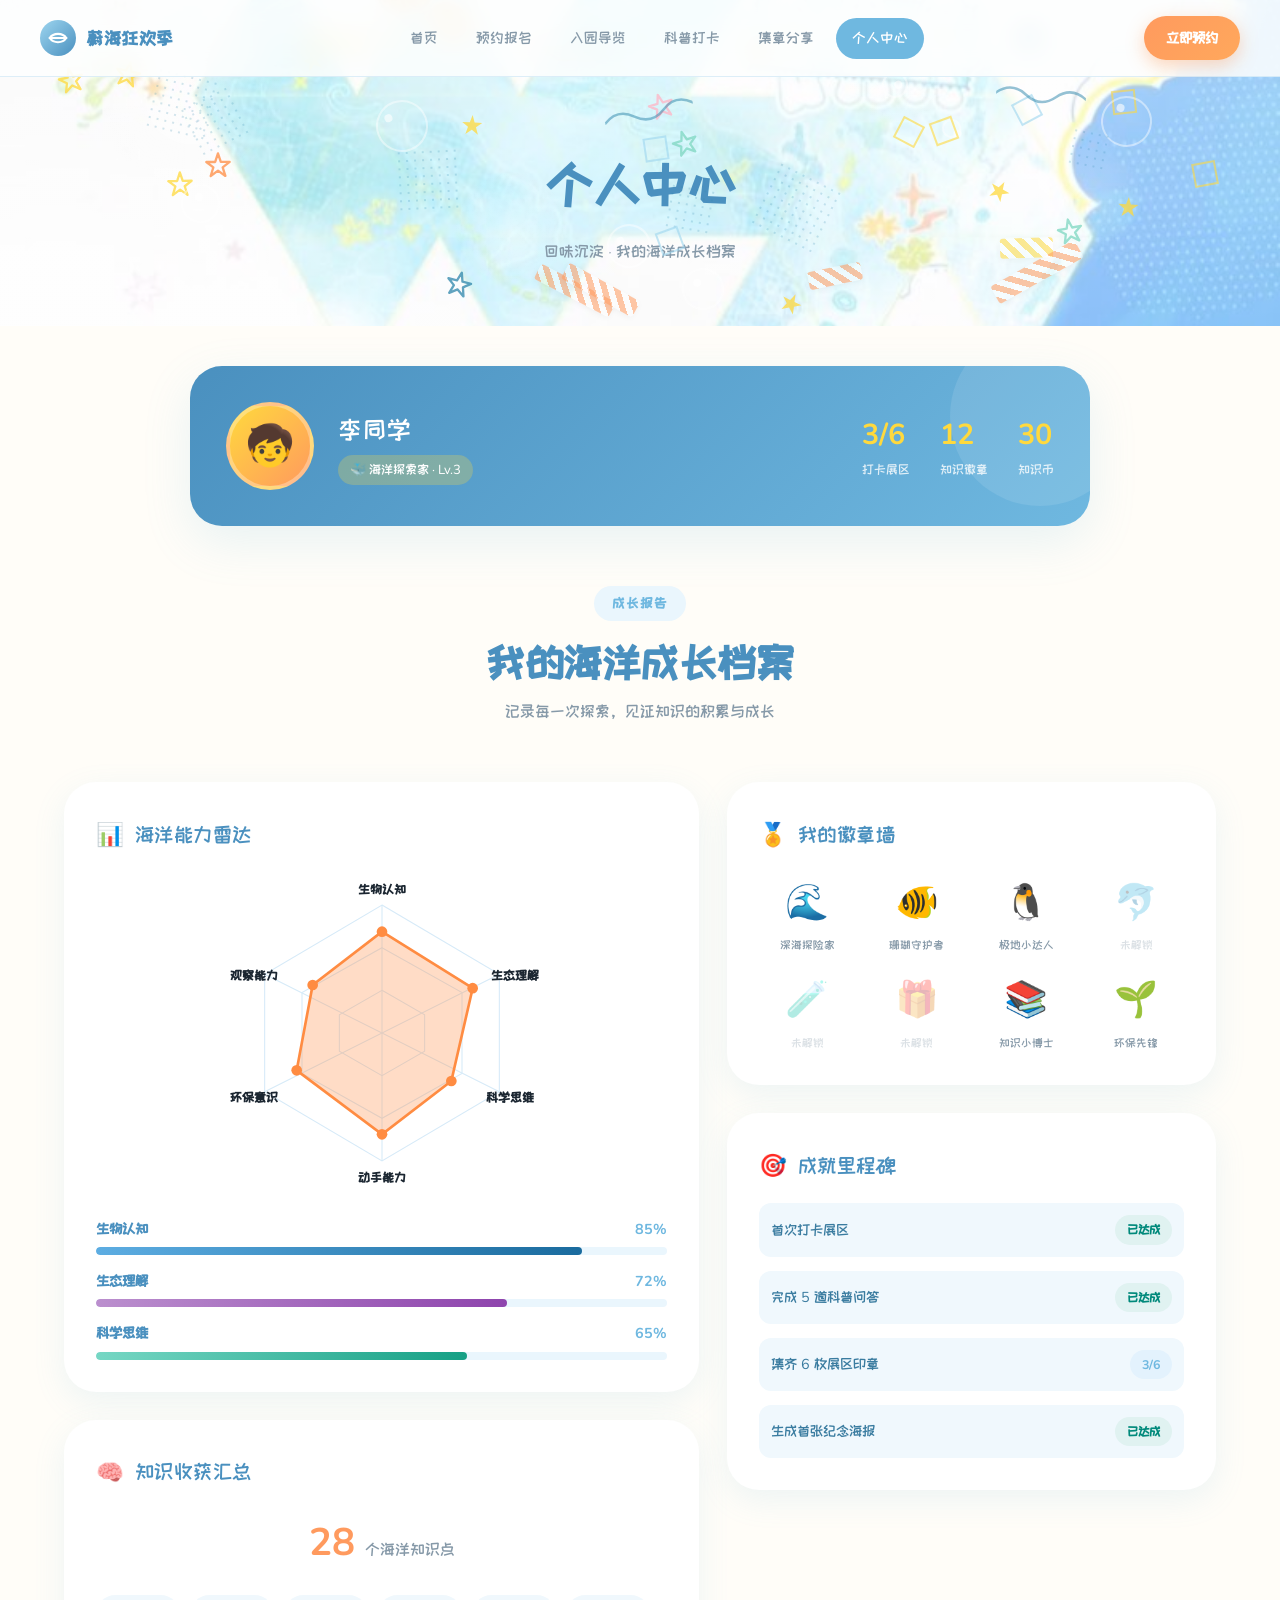
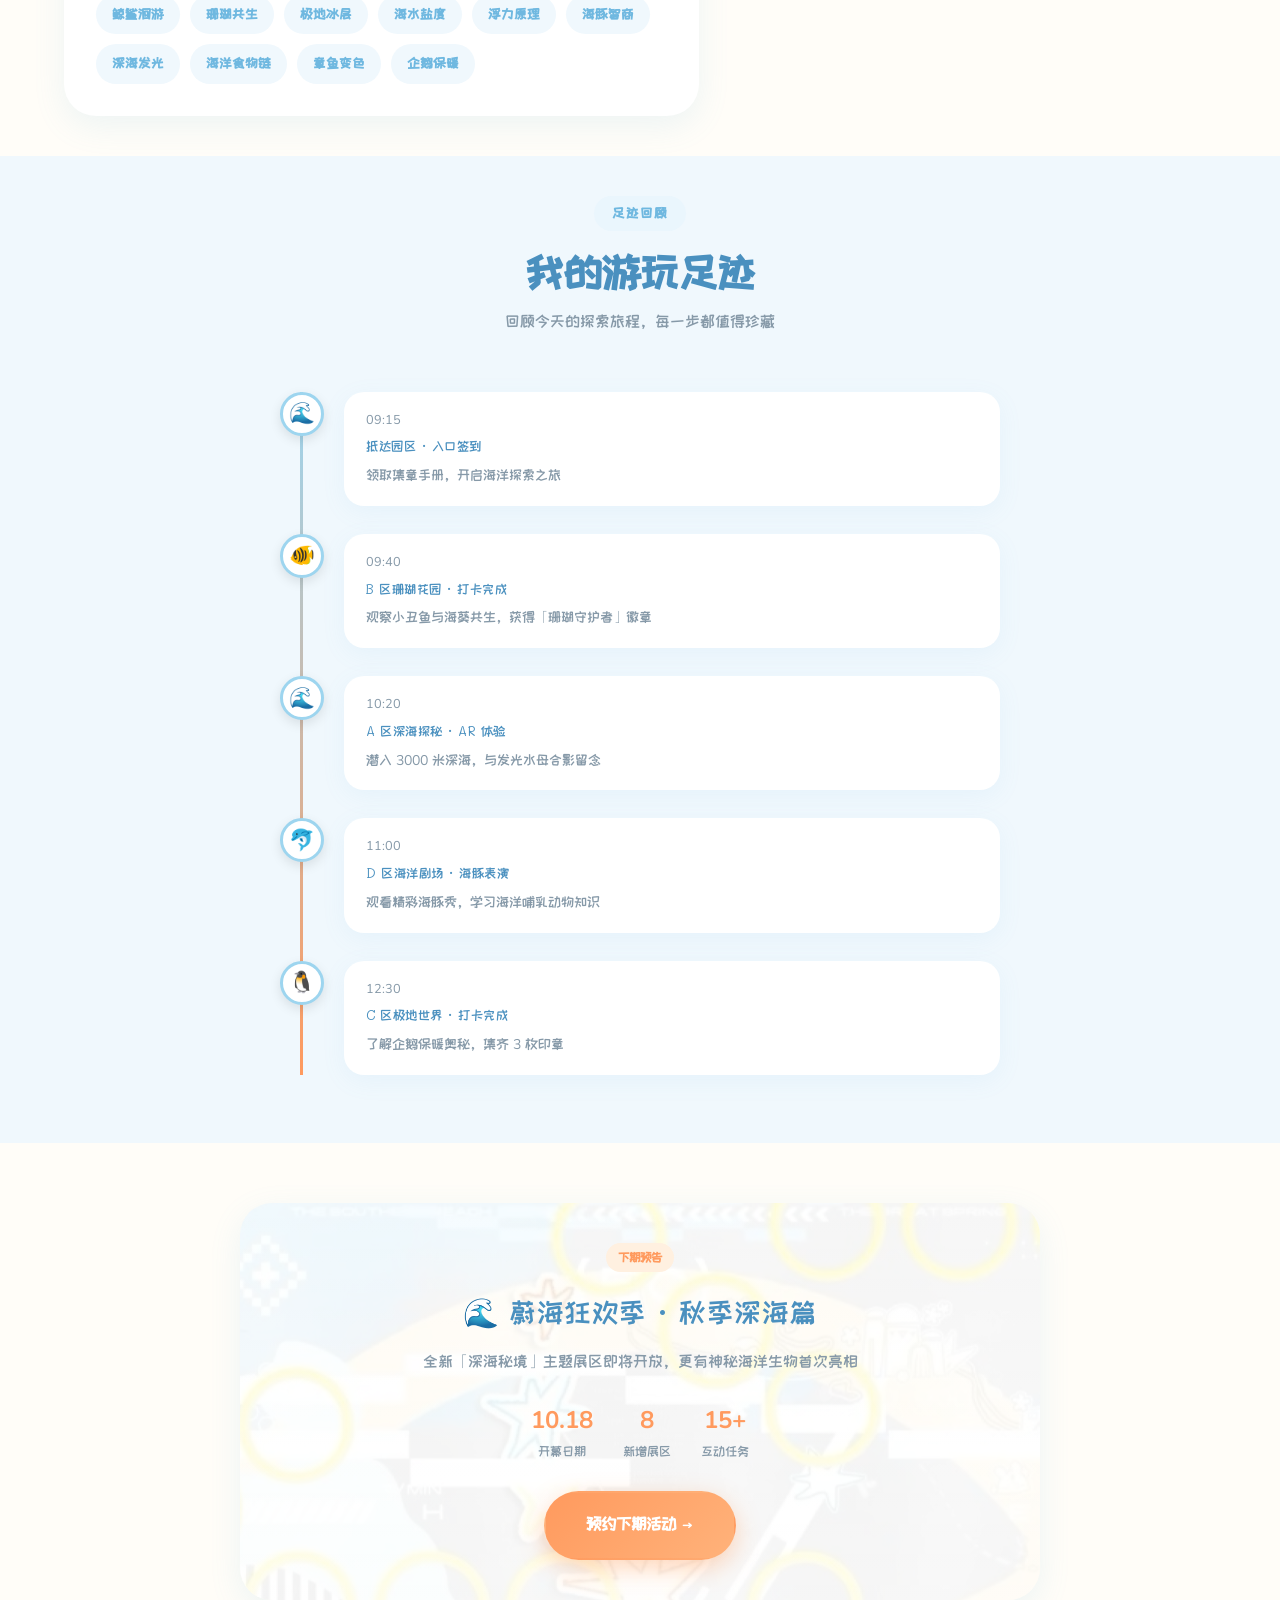
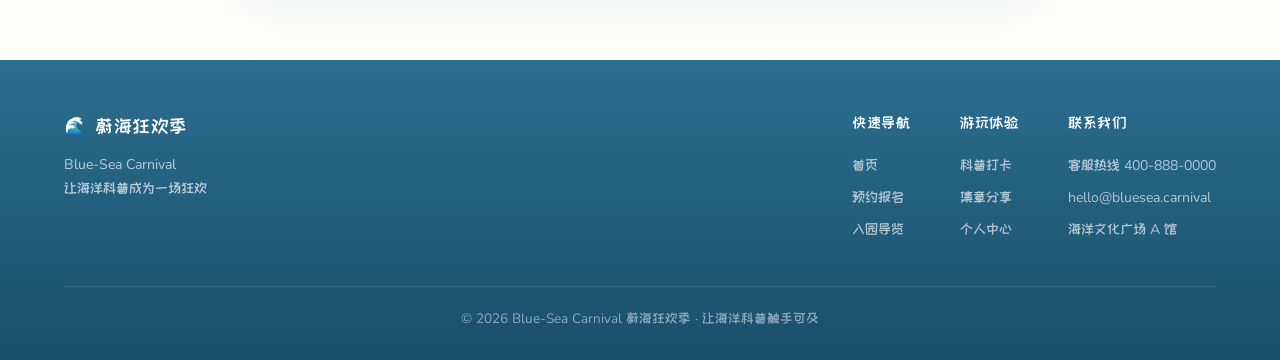
<file: profile.html>
<!DOCTYPE html>
<html lang="zh-CN"><head>
  <meta charset="UTF-8">
  <meta name="viewport" content="width=device-width, initial-scale=1.0">
  <title>个人中心 | 蔚海狂欢季 Blue-Sea Carnival</title>
  <link rel="stylesheet" href="css/style.css?v=20261031g">
  <style>
    .page-hero {
      padding: 140px 24px 60px; text-align: center; position: relative; overflow: hidden;
    }
    .page-hero h1 { font-size: clamp(2rem, 5vw, 3.2rem); color: var(--deep-sea); font-weight: 900; position: relative; }
    .page-hero p { color: var(--text-muted); margin-top: 12px; position: relative; }

    /* 用户卡片 */
    .profile-head { padding: 40px 0 20px; }
    .profile-card {
      max-width: 900px; margin: 0 auto;
      background: linear-gradient(135deg, var(--deep-sea), var(--ocean-blue));
      color: #fff; border-radius: var(--radius-lg);
      padding: 36px; box-shadow: var(--shadow-float);
      display: flex; gap: 24px; align-items: center; flex-wrap: wrap;
      position: relative; overflow: hidden;
    }
    .profile-card::after {
      content: ""; position: absolute; top: -40px; right: -40px;
      width: 180px; height: 180px; border-radius: 50%;
      background: rgba(255,255,255,0.1);
    }
    .avatar {
      width: 88px; height: 88px; border-radius: 50%;
      background: linear-gradient(135deg, var(--sun-yellow), var(--coral-orange));
      display: grid; place-items: center; font-size: 2.5rem;
      flex-shrink: 0; border: 4px solid rgba(255,255,255,0.3);
    }
    .profile-info { flex: 1; min-width: 200px; position: relative; z-index: 1; }
    .profile-info h2 { font-size: 1.6rem; margin-bottom: 4px; }
    .profile-info .level { display: inline-flex; align-items: center; gap: 6px; background: rgba(255,217,61,0.25); padding: 4px 12px; border-radius: 20px; font-size: 0.82rem; }
    .profile-stats { display: flex; gap: 30px; flex-wrap: wrap; position: relative; z-index: 1; }
    .profile-stat .v { font-size: 1.8rem; font-weight: 900; color: var(--sun-yellow); }
    .profile-stat .l { font-size: 0.8rem; opacity: 0.8; }

    /* 成长报告 */
    .report-section { padding: 40px 0; }
    .report-layout { display: grid; grid-template-columns: 1.3fr 1fr; gap: 28px; }
    @media (max-width: 900px) { .report-layout { grid-template-columns: 1fr; } }
    .report-card {
      background: #fff; border-radius: var(--radius-lg); padding: 32px;
      box-shadow: var(--shadow-card);
    }
    .report-card h3 { color: var(--deep-sea); margin-bottom: 20px; font-size: 1.3rem; display: flex; align-items: center; gap: 10px; }
    .report-card h3 .icon { font-size: 1.4rem; }

    /* 能力雷达图 */
    .radar-wrap { display: flex; justify-content: center; }
    .radar-svg { width: 100%; max-width: 320px; height: auto; }
    .ability-list { margin-top: 24px; display: grid; gap: 14px; }
    .ability-item .a-head { display: flex; justify-content: space-between; font-size: 0.9rem; margin-bottom: 6px; }
    .ability-item .a-name { color: var(--deep-sea); font-weight: 600; }
    .ability-item .a-val { color: var(--ocean-blue); font-weight: 700; }
    .ability-bar { height: 8px; background: var(--foam); border-radius: 4px; overflow: hidden; }
    .ability-bar span { display: block; height: 100%; border-radius: 4px; }

    /* 知识收获 */
    .knowledge-tags { display: flex; flex-wrap: wrap; gap: 10px; }
    .knowledge-tag {
      padding: 8px 16px; border-radius: 20px; font-size: 0.85rem; font-weight: 600;
      background: var(--mist); color: var(--ocean-blue);
    }
    .knowledge-count { font-size: 2.4rem; font-weight: 900; color: var(--coral-orange); text-align: center; margin: 20px 0; }
    .knowledge-count small { font-size: 1rem; color: var(--text-muted); font-weight: 500; }

    /* 足迹回顾 */
    .footprint-section { padding: 40px 0; background: var(--mist); }
    .timeline { position: relative; max-width: 720px; margin: 0 auto; }
    .timeline::before {
      content: ""; position: absolute; left: 20px; top: 0; bottom: 0;
      width: 3px; background: linear-gradient(180deg, var(--sky-blue), var(--coral-orange));
    }
    .timeline-item {
      display: flex; gap: 20px; margin-bottom: 28px; position: relative;
    }
    .timeline-dot {
      width: 44px; height: 44px; border-radius: 50%;
      background: #fff; border: 3px solid var(--sky-blue);
      display: grid; place-items: center; font-size: 1.3rem; flex-shrink: 0;
      box-shadow: 0 4px 12px rgba(0,0,0,0.1);
    }
    .timeline-content {
      flex: 1; background: #fff; border-radius: var(--radius-md);
      padding: 18px 22px; box-shadow: var(--shadow-soft);
    }
    .timeline-content .time { font-size: 0.8rem; color: var(--text-muted); }
    .timeline-content h5 { color: var(--deep-sea); margin: 4px 0 6px; }
    .timeline-content p { font-size: 0.88rem; color: var(--text-muted); }

    /* 下期活动 */
    .next-section { padding: 60px 0; }
    .next-card {
      max-width: 800px; margin: 0 auto;
      background: linear-gradient(rgba(255,255,255,0.85), rgba(255,255,255,0.9)),
                  url('images/next-bg.jpg') center/cover no-repeat;
      border-radius: var(--radius-lg); padding: 40px;
      box-shadow: var(--shadow-card); text-align: center;
      position: relative; overflow: hidden;
    }
    .next-card .tag { margin-bottom: 16px; }
    .next-card h3 { font-size: 1.8rem; color: var(--deep-sea); margin-bottom: 12px; }
    .next-card p { color: var(--text-muted); margin-bottom: 24px; }
    .next-card .next-info {
      display: flex; gap: 30px; justify-content: center; flex-wrap: wrap; margin-bottom: 28px;
    }
    .next-card .next-info .ni { text-align: center; }
    .next-card .next-info .ni .v { font-size: 1.5rem; font-weight: 900; color: var(--coral-orange); }
    .next-card .next-info .ni .l { font-size: 0.82rem; color: var(--text-muted); }
  </style>
<style>@keyframes toastIn { from { opacity:0; transform:translateX(-50%) translateY(20px);} to {opacity:1; transform:translateX(-50%) translateY(0);} }</style></head>
<body>
  <nav class="navbar" style="box-shadow: rgba(10, 77, 104, 0.08) 0px 4px 20px;">
    <a href="index.html" class="nav-brand">
      <span class="logo-mark">
        <svg width="20" height="20" viewBox="0 0 24 24" fill="none" stroke="currentColor" stroke-width="2.5" stroke-linecap="round" stroke-linejoin="round"><path d="M2 12c2-3 5-5 10-5s8 2 10 5c-2 3-5 5-10 5s-8-2-10-5z"></path><path d="M2 12h20"></path></svg>
      </span>
      蔚海狂欢季
    </a>
    <div class="nav-links">
      <a href="index.html">首页</a>
      <a href="reservation.html">预约报名</a>
      <a href="map.html">入园导览</a>
      <a href="science.html">科普打卡</a>
      <a href="stamps.html">集章分享</a>
      <a href="profile.html" class="active">个人中心</a>
    </div>
    <a href="reservation.html" class="nav-cta">立即预约</a>
    <button class="menu-toggle" aria-label="菜单"><span></span><span></span><span></span></button>
  </nav>

  <header class="page-hero ocean-bg">
    <div class="ripple-layer"></div>
    <h1>个人中心</h1>
    <p>回味沉淀 · 我的海洋成长档案</p>
  <div class="doodle bubble" style="left: 73.6007%; top: 36.5747%; animation-delay: 0.95029s; animation-duration: 8.97219s; transform: rotate(6.38463deg); width: 19.3677px; height: 19.3677px;"></div><div class="doodle bubble" style="left: 53.2767%; top: 82.0705%; animation-delay: 2.14952s; animation-duration: 7.38391s; transform: rotate(-6.88113deg); width: 42.2857px; height: 42.2857px;"></div><div class="doodle bubble" style="left: 47.3993%; top: 68.7175%; animation-delay: 0.983258s; animation-duration: 9.40814s; transform: rotate(-21.8693deg); width: 44.3002px; height: 44.3002px;"></div><div class="doodle bubble" style="left: 29.3885%; top: 30.7028%; animation-delay: 2.52338s; animation-duration: 7.19087s; transform: rotate(-20.2312deg); width: 51.9915px; height: 51.9915px;"></div><div class="doodle star" style="left: 60.7495%; top: 85.9529%; animation-delay: 3.05163s; animation-duration: 8.94881s; transform: rotate(25.6314deg); font-size: 30.3736px;"><svg width="24" height="24" viewBox="0 0 24 24" fill="currentColor"><path d="M12 2l2.4 7.4H22l-6 4.6 2.3 7.4L12 16.8 5.7 21.4 8 14 2 9.4h7.6z"></path></svg></div><div class="doodle star" style="left: 23.5888%; top: 14.7217%; animation-delay: 2.14122s; animation-duration: 5.70536s; transform: rotate(-18.3447deg); font-size: 17.1511px;"><svg width="24" height="24" viewBox="0 0 24 24" fill="currentColor"><path d="M12 2l2.4 7.4H22l-6 4.6 2.3 7.4L12 16.8 5.7 21.4 8 14 2 9.4h7.6z"></path></svg></div><div class="doodle star" style="left: 87.1903%; top: 58.4307%; animation-delay: 0.0231806s; animation-duration: 9.74385s; transform: rotate(3.57529deg); font-size: 24.2944px;"><svg width="24" height="24" viewBox="0 0 24 24" fill="currentColor"><path d="M12 2l2.4 7.4H22l-6 4.6 2.3 7.4L12 16.8 5.7 21.4 8 14 2 9.4h7.6z"></path></svg></div><div class="doodle star-outline" style="left: 12.9828%; top: 51.9592%; animation-delay: 1.71088s; animation-duration: 6.7812s; transform: rotate(-0.906019deg); font-size: 34.1905px; color: rgb(255, 217, 61);"><svg width="28" height="28" viewBox="0 0 24 24" fill="none" stroke="#FFD93D" stroke-width="2" stroke-linejoin="round"><path d="M12 2l2.4 7.4H22l-6 4.6 2.3 7.4L12 16.8 5.7 21.4 8 14 2 9.4h7.6z"></path></svg></div><div class="doodle star-outline" style="left: 52.4483%; top: 39.547%; animation-delay: 2.42642s; animation-duration: 7.22401s; transform: rotate(-17.2088deg); font-size: 31.8329px; color: rgb(126, 215, 193);"><svg width="28" height="28" viewBox="0 0 24 24" fill="none" stroke="#7ED7C1" stroke-width="2" stroke-linejoin="round"><path d="M12 2l2.4 7.4H22l-6 4.6 2.3 7.4L12 16.8 5.7 21.4 8 14 2 9.4h7.6z"></path></svg></div><div class="doodle star-outline" style="left: 44.793%; top: 6.91618%; animation-delay: 2.99622s; animation-duration: 9.10199s; transform: rotate(2.69613deg); font-size: 25.4547px; color: rgb(126, 215, 193);"><svg width="28" height="28" viewBox="0 0 24 24" fill="none" stroke="#7ED7C1" stroke-width="2" stroke-linejoin="round"><path d="M12 2l2.4 7.4H22l-6 4.6 2.3 7.4L12 16.8 5.7 21.4 8 14 2 9.4h7.6z"></path></svg></div><div class="doodle star-outline" style="left: 34.8012%; top: 82.854%; animation-delay: 3.82218s; animation-duration: 7.18752s; transform: rotate(14.1105deg); font-size: 21.8971px; color: rgb(46, 134, 171);"><svg width="28" height="28" viewBox="0 0 24 24" fill="none" stroke="#2E86AB" stroke-width="2" stroke-linejoin="round"><path d="M12 2l2.4 7.4H22l-6 4.6 2.3 7.4L12 16.8 5.7 21.4 8 14 2 9.4h7.6z"></path></svg></div><div class="doodle star-outline" style="left: 50.5761%; top: 28.3301%; animation-delay: 1.15421s; animation-duration: 10.8156s; transform: rotate(-16.207deg); font-size: 22.6863px; color: rgb(255, 181, 197);"><svg width="28" height="28" viewBox="0 0 24 24" fill="none" stroke="#FFB5C5" stroke-width="2" stroke-linejoin="round"><path d="M12 2l2.4 7.4H22l-6 4.6 2.3 7.4L12 16.8 5.7 21.4 8 14 2 9.4h7.6z"></path></svg></div><div class="doodle tape" style="left: 41.66%; top: 86.3063%; animation-delay: 1.07187s; animation-duration: 8.95825s; transform: rotate(27.5728deg); width: 84.0052px; height: 16.731px;"></div><div class="doodle tape yellow" style="left: 78.0922%; top: 72.9089%; animation-delay: 1.62818s; animation-duration: 6.38769s; transform: rotate(-1.85877deg); width: 52.7564px; height: 19.984px;"></div><div class="doodle tape" style="left: 43.7856%; top: 86.2313%; animation-delay: 0.800713s; animation-duration: 5.75956s; transform: rotate(28.8177deg); width: 81.096px; height: 18.4664px;"></div><div class="doodle dots" style="left: 52.0385%; top: 56.5787%; animation-delay: 3.89924s; animation-duration: 10.4554s; transform: rotate(9.95257deg); width: 48.3512px; height: 48.3512px;"></div><div class="doodle dots" style="left: 11.7212%; top: 22.0002%; animation-delay: 2.32561s; animation-duration: 10.0298s; transform: rotate(13.7221deg); width: 61.7646px; height: 61.7646px;"></div><div class="doodle dots" style="left: 59.3577%; top: 52.6745%; animation-delay: 1.23785s; animation-duration: 7.02746s; transform: rotate(26.7323deg); width: 72.7199px; height: 72.7199px;"></div><div class="doodle diamond yellow" style="left: 93.1727%; top: 49.5825%; animation-delay: 2.74237s; animation-duration: 9.48177s; transform: rotate(-10.3802deg);"></div><div class="doodle diamond yellow" style="left: 86.8628%; top: 27.6774%; animation-delay: 1.11213s; animation-duration: 9.73907s; transform: rotate(-5.75871deg);"></div><div class="doodle diamond blue" style="left: 50.3119%; top: 41.9962%; animation-delay: 0.129114s; animation-duration: 6.4082s; transform: rotate(-8.43623deg);"></div><div class="doodle diamond blue" style="left: 79.6779%; top: 10.677%; animation-delay: 2.81481s; animation-duration: 9.63952s; transform: rotate(-14.1949deg);"></div><div class="doodle wave" style="left: 44.0032%; top: 9.35414%; animation-delay: 2.45041s; animation-duration: 8.10838s; transform: rotate(3.36003deg); color: rgb(126, 215, 193);"><svg width="90" height="24" viewBox="0 0 90 24" fill="none" stroke="currentColor" stroke-width="2.5" stroke-linecap="round"><path d="M0 12 Q 15 0 30 12 T 60 12 T 90 12"></path></svg></div><div class="doodle wave" style="left: 47.21%; top: 30.8428%; animation-delay: 0.52862s; animation-duration: 5.16623s; transform: rotate(-13.8139deg); color: rgb(46, 134, 171);"><svg width="90" height="24" viewBox="0 0 90 24" fill="none" stroke="currentColor" stroke-width="2.5" stroke-linecap="round"><path d="M0 12 Q 15 0 30 12 T 60 12 T 90 12"></path></svg></div></header>

  <!-- 用户信息 -->
  <section class="profile-head">
    <div class="container">
      <div class="profile-card fade-in visible">
        <div class="avatar">🧒</div>
        <div class="profile-info">
          <h2>李同学</h2>
          <span class="level">🐳 海洋探索家 · Lv.3</span>
        </div>
        <div class="profile-stats">
          <div class="profile-stat"><div class="v">3/6</div><div class="l">打卡展区</div></div>
          <div class="profile-stat"><div class="v">12</div><div class="l">知识徽章</div></div>
          <div class="profile-stat"><div class="v">30</div><div class="l">知识币</div></div>
        </div>
      </div>
    </div>
  </section>

  <!-- 海洋成长报告 -->
  <section class="report-section">
    <div class="container">
      <div class="section-title fade-in visible">
        <span class="eyebrow">成长报告</span>
        <h2>我的海洋成长档案</h2>
        <p>记录每一次探索，见证知识的积累与成长</p>
      </div>
      <div class="report-layout">
        <!-- 左侧：能力雷达 + 知识收获 -->
        <div class="fade-in visible">
          <div class="report-card" style="margin-bottom:28px;">
            <h3><span class="icon">📊</span> 海洋能力雷达</h3>
            <div class="radar-wrap">
              <svg class="radar-svg" viewBox="0 0 300 300">
                <!-- 背景网格 -->
                <g fill="none" stroke="#D6EAF8" stroke-width="1">
                  <polygon points="150,30 260,95 260,205 150,270 40,205 40,95"></polygon>
                  <polygon points="150,70 225,112 225,188 150,230 75,188 75,112"></polygon>
                  <polygon points="150,110 190,133 190,167 150,190 110,167 110,133"></polygon>
                  <line x1="150" y1="30" x2="150" y2="270"></line>
                  <line x1="40" y1="95" x2="260" y2="205"></line>
                  <line x1="40" y1="205" x2="260" y2="95"></line>
                </g>
                <!-- 数据多边形 -->
                <polygon points="150,55 235,108 215,195 150,245 70,185 85,105" fill="rgba(255,140,66,0.3)" stroke="#FF8C42" stroke-width="2.5"></polygon>
                <!-- 数据点 -->
                <g fill="#FF8C42">
                  <circle cx="150" cy="55" r="5"></circle>
                  <circle cx="235" cy="108" r="5"></circle>
                  <circle cx="215" cy="195" r="5"></circle>
                  <circle cx="150" cy="245" r="5"></circle>
                  <circle cx="70" cy="185" r="5"></circle>
                  <circle cx="85" cy="105" r="5"></circle>
                </g>
                <!-- 标签 -->
                <g font-size="12" fill="#1B2631" font-weight="600" text-anchor="middle">
                  <text x="150" y="20">生物认知</text>
                  <text x="275" y="100">生态理解</text>
                  <text x="270" y="215">科学思维</text>
                  <text x="150" y="290">动手能力</text>
                  <text x="30" y="215">环保意识</text>
                  <text x="30" y="100">观察能力</text>
                </g>
              </svg>
            </div>
            <div class="ability-list">
              <div class="ability-item">
                <div class="a-head"><span class="a-name">生物认知</span><span class="a-val">85%</span></div>
                <div class="ability-bar"><span style="width:85%; background:linear-gradient(90deg,#5DADE2,#1A6B9E)"></span></div>
              </div>
              <div class="ability-item">
                <div class="a-head"><span class="a-name">生态理解</span><span class="a-val">72%</span></div>
                <div class="ability-bar"><span style="width:72%; background:linear-gradient(90deg,#BB8FCE,#8E44AD)"></span></div>
              </div>
              <div class="ability-item">
                <div class="a-head"><span class="a-name">科学思维</span><span class="a-val">65%</span></div>
                <div class="ability-bar"><span style="width:65%; background:linear-gradient(90deg,#76D7C4,#16A085)"></span></div>
              </div>
            </div>
          </div>

          <div class="report-card fade-in visible">
            <h3><span class="icon">🧠</span> 知识收获汇总</h3>
            <div class="knowledge-count">28 <small>个海洋知识点</small></div>
            <div class="knowledge-tags">
              <span class="knowledge-tag">鲸鲨洄游</span>
              <span class="knowledge-tag">珊瑚共生</span>
              <span class="knowledge-tag">极地冰层</span>
              <span class="knowledge-tag">海水盐度</span>
              <span class="knowledge-tag">浮力原理</span>
              <span class="knowledge-tag">海豚智商</span>
              <span class="knowledge-tag">深海发光</span>
              <span class="knowledge-tag">海洋食物链</span>
              <span class="knowledge-tag">章鱼变色</span>
              <span class="knowledge-tag">企鹅保暖</span>
            </div>
          </div>
        </div>

        <!-- 右侧：徽章墙 + 成就 -->
        <div class="fade-in visible">
          <div class="report-card" style="margin-bottom:28px;">
            <h3><span class="icon">🏅</span> 我的徽章墙</h3>
            <div style="display:grid; grid-template-columns: repeat(4,1fr); gap:14px;">
              <div style="text-align:center;"><div style="font-size:2.2rem;">🌊</div><div style="font-size:0.72rem; color:var(--text-muted); margin-top:4px;">深海探险家</div></div>
              <div style="text-align:center;"><div style="font-size:2.2rem;">🐠</div><div style="font-size:0.72rem; color:var(--text-muted); margin-top:4px;">珊瑚守护者</div></div>
              <div style="text-align:center;"><div style="font-size:2.2rem;">🐧</div><div style="font-size:0.72rem; color:var(--text-muted); margin-top:4px;">极地小达人</div></div>
              <div style="text-align:center; opacity:0.3;"><div style="font-size:2.2rem;">🐬</div><div style="font-size:0.72rem; color:var(--text-muted); margin-top:4px;">未解锁</div></div>
              <div style="text-align:center; opacity:0.3;"><div style="font-size:2.2rem;">🧪</div><div style="font-size:0.72rem; color:var(--text-muted); margin-top:4px;">未解锁</div></div>
              <div style="text-align:center; opacity:0.3;"><div style="font-size:2.2rem;">🎁</div><div style="font-size:0.72rem; color:var(--text-muted); margin-top:4px;">未解锁</div></div>
              <div style="text-align:center;"><div style="font-size:2.2rem;">📚</div><div style="font-size:0.72rem; color:var(--text-muted); margin-top:4px;">知识小博士</div></div>
              <div style="text-align:center;"><div style="font-size:2.2rem;">🌱</div><div style="font-size:0.72rem; color:var(--text-muted); margin-top:4px;">环保先锋</div></div>
            </div>
          </div>

          <div class="report-card fade-in visible">
            <h3><span class="icon">🎯</span> 成就里程碑</h3>
            <div style="display:grid; gap:14px;">
              <div style="display:flex; justify-content:space-between; align-items:center; padding:12px; background:var(--mist); border-radius:12px;">
                <span style="font-size:0.9rem;">首次打卡展区</span>
                <span class="tag tag-green">已达成</span>
              </div>
              <div style="display:flex; justify-content:space-between; align-items:center; padding:12px; background:var(--mist); border-radius:12px;">
                <span style="font-size:0.9rem;">完成 5 道科普问答</span>
                <span class="tag tag-green">已达成</span>
              </div>
              <div style="display:flex; justify-content:space-between; align-items:center; padding:12px; background:var(--mist); border-radius:12px;">
                <span style="font-size:0.9rem;">集齐 6 枚展区印章</span>
                <span class="tag tag-blue">3/6</span>
              </div>
              <div style="display:flex; justify-content:space-between; align-items:center; padding:12px; background:var(--mist); border-radius:12px;">
                <span style="font-size:0.9rem;">生成首张纪念海报</span>
                <span class="tag tag-green">已达成</span>
              </div>
            </div>
          </div>
        </div>
      </div>
    </div>
  </section>

  <!-- 游玩足迹回顾 -->
  <section class="footprint-section">
    <div class="container">
      <div class="section-title fade-in visible">
        <span class="eyebrow">足迹回顾</span>
        <h2>我的游玩足迹</h2>
        <p>回顾今天的探索旅程，每一步都值得珍藏</p>
      </div>
      <div class="timeline">
        <div class="timeline-item fade-in visible">
          <div class="timeline-dot">🌊</div>
          <div class="timeline-content">
            <div class="time">09:15</div>
            <h5>抵达园区 · 入口签到</h5>
            <p>领取集章手册，开启海洋探索之旅</p>
          </div>
        </div>
        <div class="timeline-item fade-in visible">
          <div class="timeline-dot">🐠</div>
          <div class="timeline-content">
            <div class="time">09:40</div>
            <h5>B 区珊瑚花园 · 打卡完成</h5>
            <p>观察小丑鱼与海葵共生，获得「珊瑚守护者」徽章</p>
          </div>
        </div>
        <div class="timeline-item fade-in visible">
          <div class="timeline-dot">🌊</div>
          <div class="timeline-content">
            <div class="time">10:20</div>
            <h5>A 区深海探秘 · AR 体验</h5>
            <p>潜入 3000 米深海，与发光水母合影留念</p>
          </div>
        </div>
        <div class="timeline-item fade-in visible">
          <div class="timeline-dot">🐬</div>
          <div class="timeline-content">
            <div class="time">11:00</div>
            <h5>D 区海洋剧场 · 海豚表演</h5>
            <p>观看精彩海豚秀，学习海洋哺乳动物知识</p>
          </div>
        </div>
        <div class="timeline-item fade-in visible">
          <div class="timeline-dot">🐧</div>
          <div class="timeline-content">
            <div class="time">12:30</div>
            <h5>C 区极地世界 · 打卡完成</h5>
            <p>了解企鹅保暖奥秘，集齐 3 枚印章</p>
          </div>
        </div>
      </div>
    </div>
  </section>

  <!-- 下期活动预告 -->
  <section class="next-section">
    <div class="container">
      <div class="next-card fade-in visible">
        <span class="tag tag-orange">下期预告</span>
        <h3>🌊 蔚海狂欢季 · 秋季深海篇</h3>
        <p>全新「深海秘境」主题展区即将开放，更有神秘海洋生物首次亮相</p>
        <div class="next-info">
          <div class="ni"><div class="v">10.18</div><div class="l">开幕日期</div></div>
          <div class="ni"><div class="v">8</div><div class="l">新增展区</div></div>
          <div class="ni"><div class="v">15+</div><div class="l">互动任务</div></div>
        </div>
        <a href="reservation.html" class="btn btn-primary btn-lg">预约下期活动 →</a>
      </div>
    </div>
  </section>

  <footer class="footer">
    <div class="container" style="position: relative; z-index: 1;">
      <div class="footer-inner">
        <div class="footer-brand">
          <h3>🌊 蔚海狂欢季</h3>
          <p style="font-size:0.88rem; max-width: 240px; opacity:0.8;">Blue-Sea Carnival<br>让海洋科普成为一场狂欢</p>
        </div>
        <div class="footer-links">
          <div class="footer-col">
            <h4>快速导航</h4>
            <a href="index.html">首页</a>
            <a href="reservation.html">预约报名</a>
            <a href="map.html">入园导览</a>
          </div>
          <div class="footer-col">
            <h4>游玩体验</h4>
            <a href="science.html">科普打卡</a>
            <a href="stamps.html">集章分享</a>
            <a href="profile.html">个人中心</a>
          </div>
          <div class="footer-col">
            <h4>联系我们</h4>
            <a href="#">客服热线 400-888-0000</a>
            <a href="#">hello@bluesea.carnival</a>
            <a href="#">海洋文化广场 A 馆</a>
          </div>
        </div>
      </div>
      <div class="footer-bottom">© 2026 Blue-Sea Carnival 蔚海狂欢季 · 让海洋科普触手可及</div>
    </div>
  </footer>

  <button class="back-to-top show" aria-label="回到顶部">
    <svg width="20" height="20" viewBox="0 0 24 24" fill="none" stroke="currentColor" stroke-width="2.5" stroke-linecap="round" stroke-linejoin="round"><path d="M12 19V5M5 12l7-7 7 7"></path></svg>
  </button>

  <script>window.PAGE_ID = 'profile';</script>
  <script src="js/main.js"></script>


</body></html>
</file>
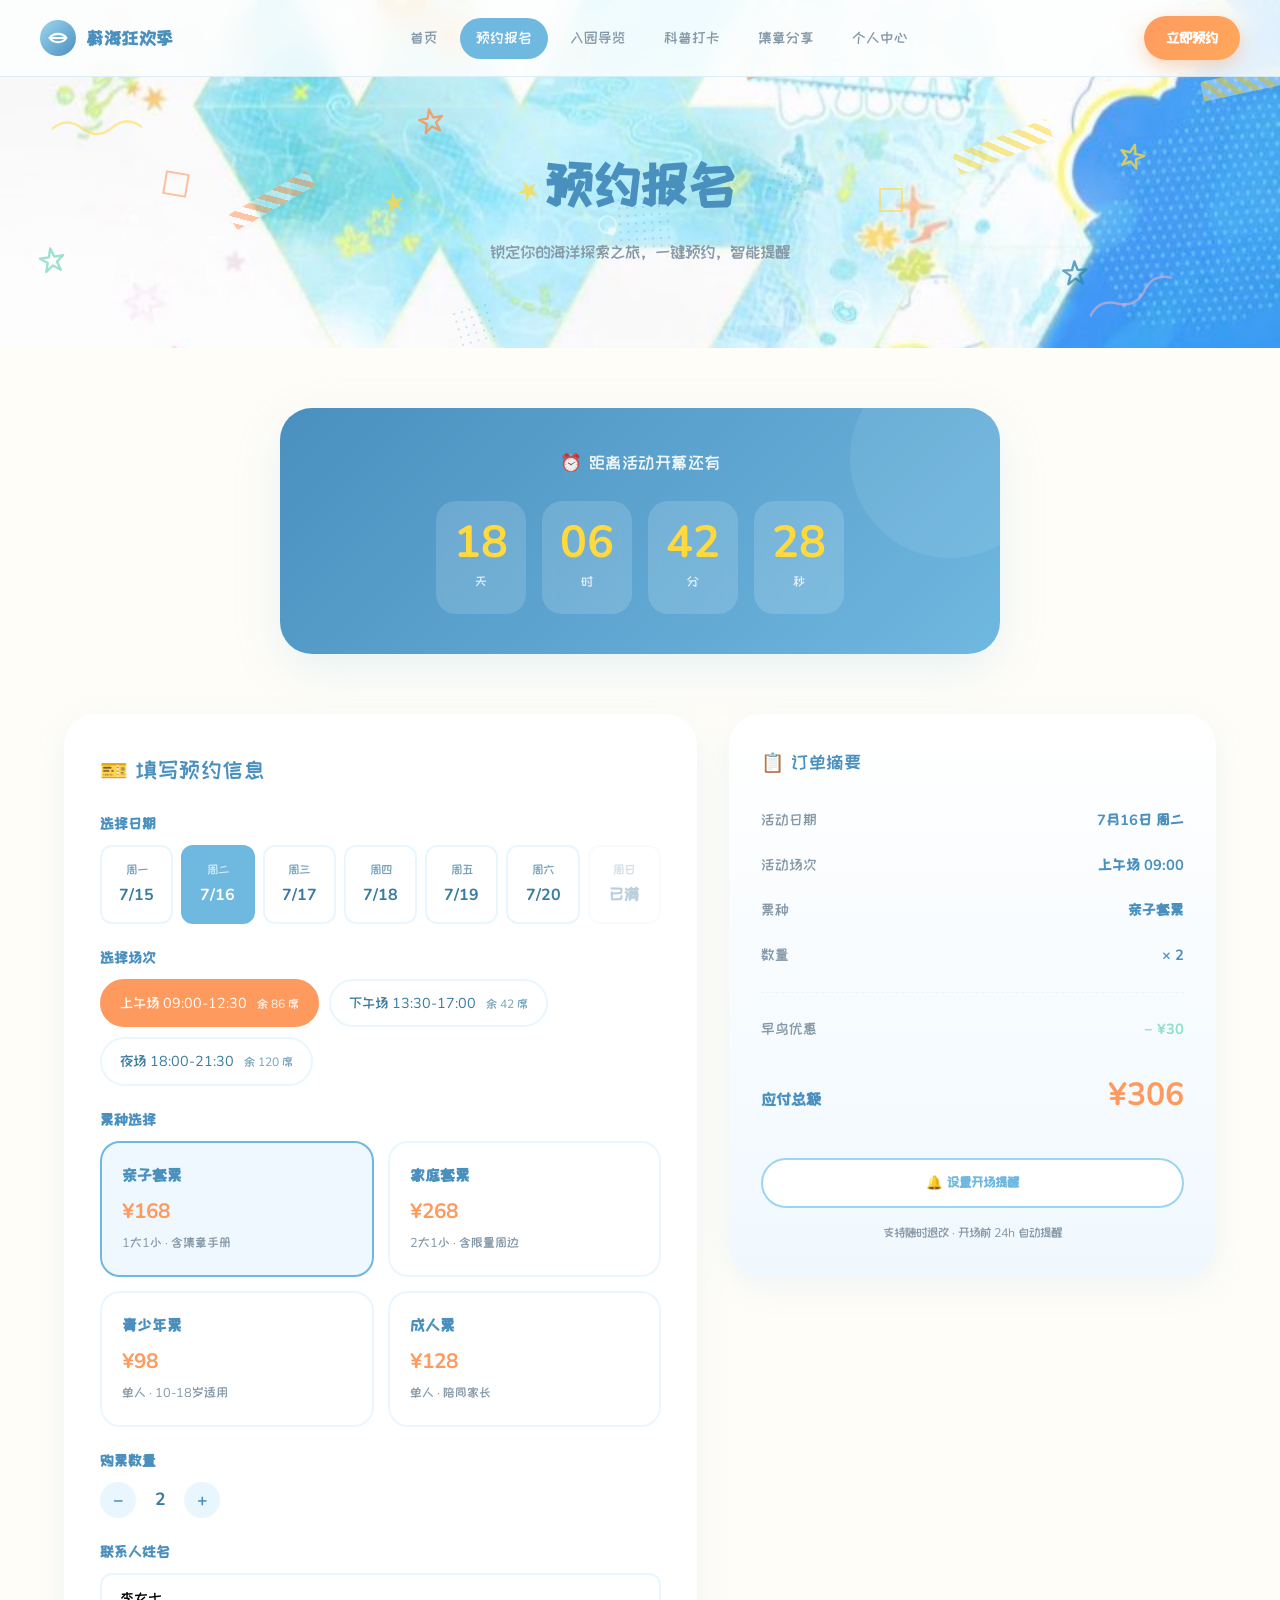
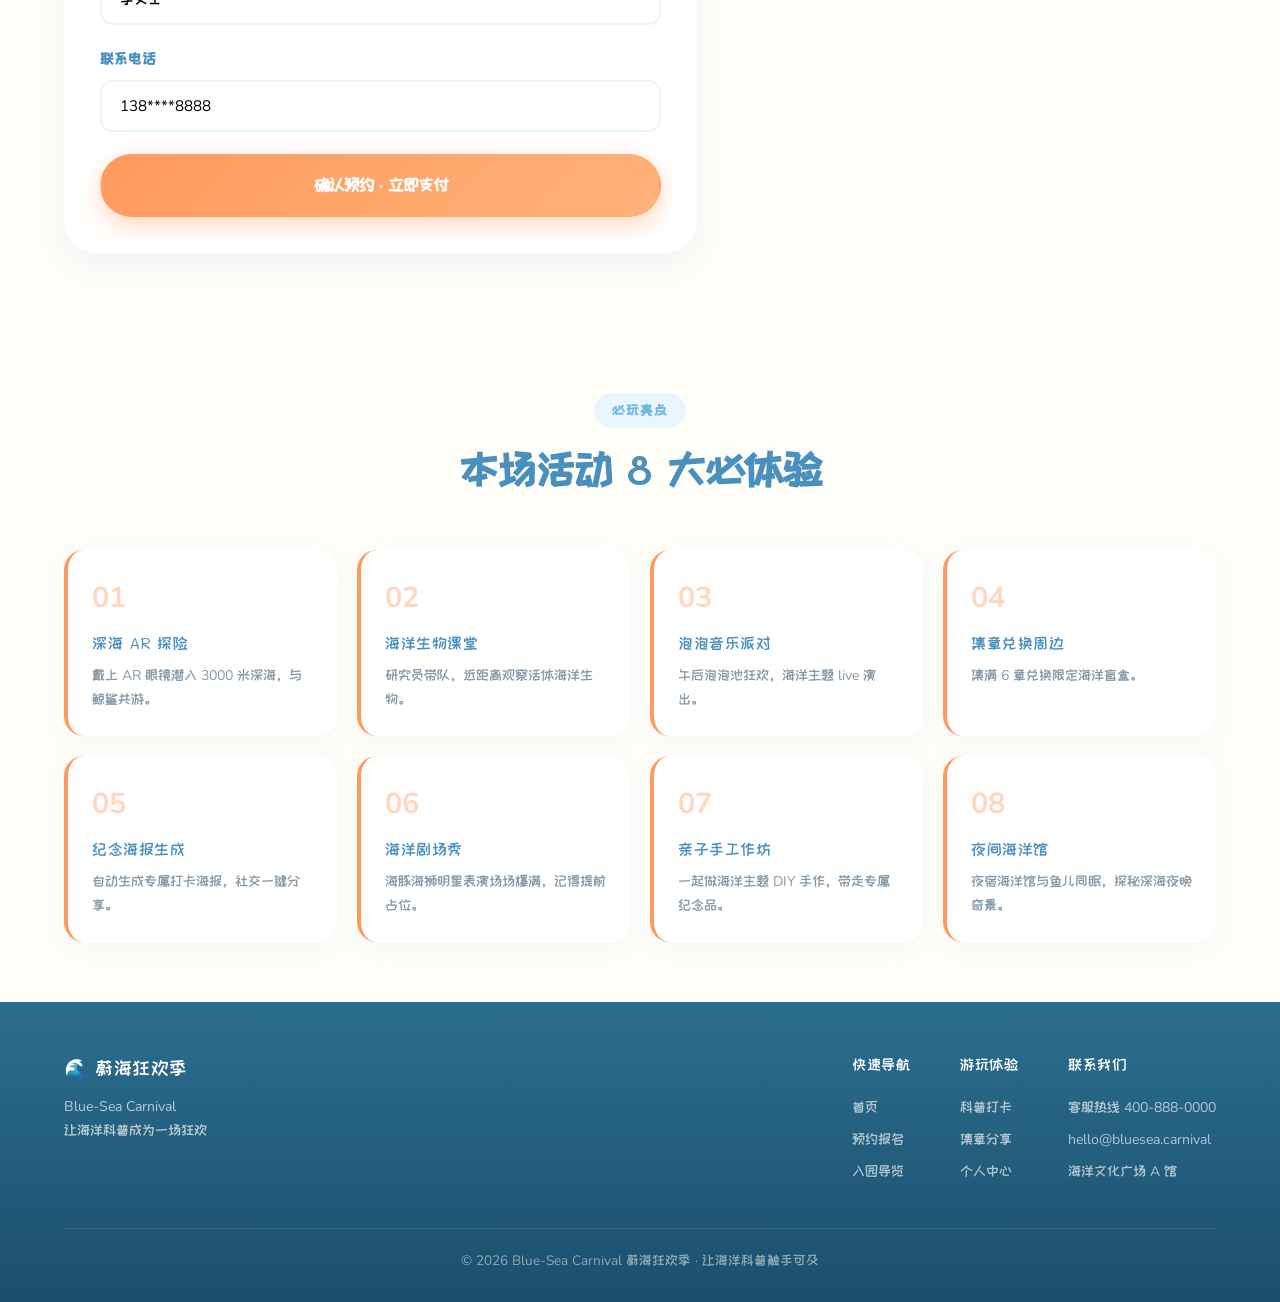
<file: reservation.html>
<!DOCTYPE html>
<html lang="zh-CN">
<head>
  <meta charset="UTF-8">
  <meta name="viewport" content="width=device-width, initial-scale=1.0">
  <title>预约报名 | 蔚海狂欢季 Blue-Sea Carnival</title>
  <link rel="stylesheet" href="css/style.css?v=20261031g">
  <style>
    .page-hero {
      padding: 140px 24px 80px;
      text-align: center; position: relative; overflow: hidden;
    }
    .page-hero::before {
      content: ""; position: absolute; inset: 0;
      background: none;
    }
    .page-hero h1 { font-size: clamp(2rem, 5vw, 3.2rem); color: var(--deep-sea); font-weight: 900; position: relative; }
    .page-hero p { color: var(--text-muted); margin-top: 12px; position: relative; font-size: 1.05rem; }

    /* 倒计时 */
    .countdown-wrap { padding: 60px 0 40px; }
    .countdown-card {
      max-width: 720px; margin: 0 auto;
      background: linear-gradient(135deg, var(--deep-sea), var(--ocean-blue));
      color: #fff; border-radius: var(--radius-lg);
      padding: 40px; text-align: center; position: relative; overflow: hidden;
      box-shadow: var(--shadow-float);
    }
    .countdown-card::after {
      content: ""; position: absolute; top: -50px; right: -50px;
      width: 200px; height: 200px; border-radius: 50%;
      background: rgba(255,255,255,0.08);
    }
    .countdown-card h3 { font-size: 1.1rem; opacity: 0.9; margin-bottom: 24px; position: relative; }
    .countdown { display: flex; justify-content: center; gap: 16px; flex-wrap: wrap; position: relative; }
    .cd-item {
      background: rgba(255,255,255,0.15); backdrop-filter: blur(6px);
      border-radius: var(--radius-md); padding: 20px 16px; min-width: 90px;
    }
    .cd-item .val { font-size: 2.8rem; font-weight: 900; color: var(--sun-yellow); line-height: 1; }
    .cd-item .label { font-size: 0.8rem; opacity: 0.8; margin-top: 6px; }

    /* 预约主区 */
    .booking-wrap { display: grid; grid-template-columns: 1.3fr 1fr; gap: 32px; align-items: start; }
    @media (max-width: 900px) { .booking-wrap { grid-template-columns: 1fr; } }

    .booking-form { background: #fff; border-radius: var(--radius-lg); padding: 36px; box-shadow: var(--shadow-card); }
    .booking-form h3 { color: var(--deep-sea); font-size: 1.4rem; margin-bottom: 24px; }
    .form-group { margin-bottom: 22px; }
    .form-group label { display: block; font-weight: 600; color: var(--deep-sea); margin-bottom: 8px; font-size: 0.92rem; }
    .form-group input, .form-group select {
      width: 100%; padding: 14px 18px; border: 2px solid var(--foam);
      border-radius: var(--radius-sm); font-size: 0.95rem;
      transition: border-color 0.2s; font-family: inherit;
    }
    .form-group input:focus, .form-group select:focus { outline: none; border-color: var(--sky-blue); }

    /* 日期场次选择 */
    .date-grid { display: grid; grid-template-columns: repeat(7, 1fr); gap: 8px; }
    .date-cell {
      padding: 12px 6px; border: 2px solid var(--foam);
      border-radius: var(--radius-sm); text-align: center; cursor: pointer;
      transition: all 0.2s; background: #fff;
    }
    .date-cell:hover { border-color: var(--sky-blue); }
    .date-cell.selected { background: var(--ocean-blue); color: #fff; border-color: var(--ocean-blue); }
    .date-cell.disabled { opacity: 0.35; cursor: not-allowed; }
    .date-cell .day { font-size: 0.78rem; opacity: 0.7; }
    .date-cell .date { font-weight: 700; font-size: 1rem; margin-top: 2px; }

    .slot-row { display: flex; gap: 10px; flex-wrap: wrap; }
    .slot {
      padding: 10px 18px; border: 2px solid var(--foam);
      border-radius: var(--radius-pill); cursor: pointer; font-size: 0.9rem;
      transition: all 0.2s; background: #fff;
    }
    .slot:hover { border-color: var(--sky-blue); }
    .slot.selected { background: var(--coral-orange); color: #fff; border-color: var(--coral-orange); }
    .slot .seats { font-size: 0.75rem; opacity: 0.7; margin-left: 6px; }
    .slot.selected .seats { opacity: 0.9; }

    /* 票种 */
    .ticket-types { display: grid; grid-template-columns: 1fr 1fr; gap: 14px; }
    .ticket-card {
      padding: 20px; border: 2px solid var(--foam); border-radius: var(--radius-md);
      cursor: pointer; transition: all 0.2s; background: #fff;
    }
    .ticket-card:hover { border-color: var(--sky-blue); }
    .ticket-card.selected { border-color: var(--ocean-blue); background: #F0F8FF; }
    .ticket-card .t-name { font-weight: 700; color: var(--deep-sea); }
    .ticket-card .t-price { color: var(--coral-orange); font-weight: 800; font-size: 1.3rem; margin-top: 4px; }
    .ticket-card .t-desc { font-size: 0.8rem; color: var(--text-muted); margin-top: 4px; }

    .qty-control { display: inline-flex; align-items: center; gap: 12px; }
    .qty-control button {
      width: 36px; height: 36px; border-radius: 50%;
      background: var(--foam); color: var(--deep-sea); font-weight: 700; font-size: 1.1rem;
    }
    .qty-control .qty { font-weight: 700; font-size: 1.1rem; min-width: 24px; text-align: center; }

    /* 订单摘要 */
    .order-summary {
      background: linear-gradient(180deg, #fff, #F0F8FF);
      border-radius: var(--radius-lg); padding: 32px;
      box-shadow: var(--shadow-card); position: sticky; top: 90px;
    }
    .order-summary h3 { color: var(--deep-sea); margin-bottom: 20px; }
    .summary-row { display: flex; justify-content: space-between; padding: 10px 0; font-size: 0.92rem; }
    .summary-row .lbl { color: var(--text-muted); }
    .summary-row .val { font-weight: 600; color: var(--deep-sea); }
    .summary-divider { border-top: 1px dashed var(--foam); margin: 14px 0; }
    .summary-total { display: flex; justify-content: space-between; align-items: baseline; margin: 16px 0 24px; }
    .summary-total .lbl { font-weight: 700; color: var(--deep-sea); }
    .summary-total .val { font-size: 2rem; font-weight: 900; color: var(--coral-orange); }
    .remind-btn {
      width: 100%; padding: 14px; border-radius: var(--radius-pill);
      background: #fff; color: var(--ocean-blue); border: 2px solid var(--sky-blue);
      font-weight: 700; margin-top: 12px; transition: all 0.2s;
    }
    .remind-btn:hover { background: var(--foam); }

    /* 必玩亮点 */
    .must-play { padding: 60px 0; }
    .must-grid { display: grid; grid-template-columns: repeat(auto-fit, minmax(220px, 1fr)); gap: 20px; }
    .must-card {
      background: #fff; border-radius: var(--radius-md); padding: 24px;
      box-shadow: var(--shadow-soft); border-left: 4px solid var(--coral-orange);
    }
    .must-card .num { font-size: 1.8rem; font-weight: 900; color: var(--coral-orange); opacity: 0.4; }
    .must-card h4 { color: var(--deep-sea); margin: 6px 0 8px; }
    .must-card p { font-size: 0.88rem; color: var(--text-muted); }
  </style>
</head>
<body>
  <nav class="navbar">
    <a href="index.html" class="nav-brand">
      <span class="logo-mark">
        <svg width="20" height="20" viewBox="0 0 24 24" fill="none" stroke="currentColor" stroke-width="2.5" stroke-linecap="round" stroke-linejoin="round"><path d="M2 12c2-3 5-5 10-5s8 2 10 5c-2 3-5 5-10 5s-8-2-10-5z"/><path d="M2 12h20"/></svg>
      </span>
      蔚海狂欢季
    </a>
    <div class="nav-links">
      <a href="index.html">首页</a>
      <a href="reservation.html" class="active">预约报名</a>
      <a href="map.html">入园导览</a>
      <a href="science.html">科普打卡</a>
      <a href="stamps.html">集章分享</a>
      <a href="profile.html">个人中心</a>
    </div>
    <a href="reservation.html" class="nav-cta">立即预约</a>
    <button class="menu-toggle" aria-label="菜单"><span></span><span></span><span></span></button>
  </nav>

  <header class="page-hero ocean-bg">
    <div class="ripple-layer"></div>
    <h1>预约报名</h1>
    <p>锁定你的海洋探索之旅，一键预约，智能提醒</p>
  </header>

  <!-- 倒计时 -->
  <section class="countdown-wrap">
    <div class="container">
      <div class="countdown-card fade-in">
        <h3>⏰ 距离活动开幕还有</h3>
        <div class="countdown" id="countdown">
          <div class="cd-item"><div class="val" id="cd-days">18</div><div class="label">天</div></div>
          <div class="cd-item"><div class="val" id="cd-hours">06</div><div class="label">时</div></div>
          <div class="cd-item"><div class="val" id="cd-mins">42</div><div class="label">分</div></div>
          <div class="cd-item"><div class="val" id="cd-secs">30</div><div class="label">秒</div></div>
        </div>
      </div>
    </div>
  </section>

  <!-- 预约表单 -->
  <section class="section" style="padding-top: 20px;">
    <div class="container">
      <div class="booking-wrap">
        <!-- 左侧表单 -->
        <div class="booking-form fade-in">
          <h3>🎫 填写预约信息</h3>
          <div class="form-group">
            <label>选择日期</label>
            <div class="date-grid" id="dateGrid">
              <div class="date-cell" data-date="7-15"><div class="day">周一</div><div class="date">7/15</div></div>
              <div class="date-cell selected" data-date="7-16"><div class="day">周二</div><div class="date">7/16</div></div>
              <div class="date-cell" data-date="7-17"><div class="day">周三</div><div class="date">7/17</div></div>
              <div class="date-cell" data-date="7-18"><div class="day">周四</div><div class="date">7/18</div></div>
              <div class="date-cell" data-date="7-19"><div class="day">周五</div><div class="date">7/19</div></div>
              <div class="date-cell" data-date="7-20"><div class="day">周六</div><div class="date">7/20</div></div>
              <div class="date-cell disabled" data-date="7-21"><div class="day">周日</div><div class="date">已满</div></div>
            </div>
          </div>

          <div class="form-group">
            <label>选择场次</label>
            <div class="slot-row">
              <div class="slot selected">上午场 09:00-12:30 <span class="seats">余 86 席</span></div>
              <div class="slot">下午场 13:30-17:00 <span class="seats">余 42 席</span></div>
              <div class="slot">夜场 18:00-21:30 <span class="seats">余 120 席</span></div>
            </div>
          </div>

          <div class="form-group">
            <label>票种选择</label>
            <div class="ticket-types">
              <div class="ticket-card selected" data-price="168">
                <div class="t-name">亲子套票</div>
                <div class="t-price">¥168</div>
                <div class="t-desc">1大1小 · 含集章手册</div>
              </div>
              <div class="ticket-card" data-price="268">
                <div class="t-name">家庭套票</div>
                <div class="t-price">¥268</div>
                <div class="t-desc">2大1小 · 含限量周边</div>
              </div>
              <div class="ticket-card" data-price="98">
                <div class="t-name">青少年票</div>
                <div class="t-price">¥98</div>
                <div class="t-desc">单人 · 10-18岁适用</div>
              </div>
              <div class="ticket-card" data-price="128">
                <div class="t-name">成人票</div>
                <div class="t-price">¥128</div>
                <div class="t-desc">单人 · 陪同家长</div>
              </div>
            </div>
          </div>

          <div class="form-group">
            <label>购票数量</label>
            <div class="qty-control">
              <button onclick="changeQty(-1)">−</button>
              <span class="qty" id="qty">2</span>
              <button onclick="changeQty(1)">+</button>
            </div>
          </div>

          <div class="form-group">
            <label>联系人姓名</label>
            <input type="text" placeholder="请输入家长姓名" value="李女士">
          </div>
          <div class="form-group">
            <label>联系电话</label>
            <input type="tel" placeholder="请输入手机号" value="138****8888">
          </div>

          <button class="btn btn-primary btn-lg" style="width:100%; justify-content:center;" onclick="toast('预约成功！已为您锁定 7月16日 上午场，提醒已设置', 'success')">
            确认预约 · 立即支付
          </button>
        </div>

        <!-- 右侧订单摘要 -->
        <div class="order-summary fade-in">
          <h3>📋 订单摘要</h3>
          <div class="summary-row"><span class="lbl">活动日期</span><span class="val">7月16日 周二</span></div>
          <div class="summary-row"><span class="lbl">活动场次</span><span class="val">上午场 09:00</span></div>
          <div class="summary-row"><span class="lbl">票种</span><span class="val">亲子套票</span></div>
          <div class="summary-row"><span class="lbl">数量</span><span class="val">× 2</span></div>
          <div class="summary-divider"></div>
          <div class="summary-row"><span class="lbl">早鸟优惠</span><span class="val" style="color:var(--mint-green)">− ¥30</span></div>
          <div class="summary-total">
            <span class="lbl">应付总额</span>
            <span class="val" id="totalPrice">¥306</span>
          </div>
          <button class="remind-btn" onclick="toast('已设置开场前 24 小时提醒 🔔')">
            🔔 设置开场提醒
          </button>
          <p style="font-size:0.78rem; color:var(--text-muted); text-align:center; margin-top:14px;">
            支持随时退改 · 开场前 24h 自动提醒
          </p>
        </div>
      </div>
    </div>
  </section>

  <!-- 必玩亮点 -->
  <section class="must-play">
    <div class="container">
      <div class="section-title fade-in">
        <span class="eyebrow">必玩亮点</span>
        <h2>本场活动 8 大必体验</h2>
      </div>
      <div class="must-grid">
        <div class="must-card fade-in">
          <div class="num">01</div>
          <h4>深海 AR 探险</h4>
          <p>戴上 AR 眼镜潜入 3000 米深海，与鲸鲨共游。</p>
        </div>
        <div class="must-card fade-in">
          <div class="num">02</div>
          <h4>海洋生物课堂</h4>
          <p>研究员带队，近距离观察活体海洋生物。</p>
        </div>
        <div class="must-card fade-in">
          <div class="num">03</div>
          <h4>泡泡音乐派对</h4>
          <p>午后泡泡池狂欢，海洋主题 live 演出。</p>
        </div>
        <div class="must-card fade-in">
          <div class="num">04</div>
          <h4>集章兑换周边</h4>
          <p>集满 6 章兑换限定海洋盲盒。</p>
        </div>
        <div class="must-card fade-in">
          <div class="num">05</div>
          <h4>纪念海报生成</h4>
          <p>自动生成专属打卡海报，社交一键分享。</p>
        </div>
        <div class="must-card fade-in">
          <div class="num">06</div>
          <h4>海洋剧场秀</h4>
          <p>海豚海狮明星表演场场爆满，记得提前占位。</p>
        </div>
        <div class="must-card fade-in">
          <div class="num">07</div>
          <h4>亲子手工作坊</h4>
          <p>一起做海洋主题 DIY 手作，带走专属纪念品。</p>
        </div>
        <div class="must-card fade-in">
          <div class="num">08</div>
          <h4>夜间海洋馆</h4>
          <p>夜宿海洋馆与鱼儿同眠，探秘深海夜晚奇景。</p>
        </div>
      </div>
    </div>
  </section>

  <footer class="footer">
    <div class="container" style="position: relative; z-index: 1;">
      <div class="footer-inner">
        <div class="footer-brand">
          <h3>🌊 蔚海狂欢季</h3>
          <p style="font-size:0.88rem; max-width: 240px; opacity:0.8;">Blue-Sea Carnival<br>让海洋科普成为一场狂欢</p>
        </div>
        <div class="footer-links">
          <div class="footer-col">
            <h4>快速导航</h4>
            <a href="index.html">首页</a>
            <a href="reservation.html">预约报名</a>
            <a href="map.html">入园导览</a>
          </div>
          <div class="footer-col">
            <h4>游玩体验</h4>
            <a href="science.html">科普打卡</a>
            <a href="stamps.html">集章分享</a>
            <a href="profile.html">个人中心</a>
          </div>
          <div class="footer-col">
            <h4>联系我们</h4>
            <a href="#">客服热线 400-888-0000</a>
            <a href="#">hello@bluesea.carnival</a>
            <a href="#">海洋文化广场 A 馆</a>
          </div>
        </div>
      </div>
      <div class="footer-bottom">© 2026 Blue-Sea Carnival 蔚海狂欢季 · 让海洋科普触手可及</div>
    </div>
  </footer>

  <button class="back-to-top" aria-label="回到顶部">
    <svg width="20" height="20" viewBox="0 0 24 24" fill="none" stroke="currentColor" stroke-width="2.5" stroke-linecap="round" stroke-linejoin="round"><path d="M12 19V5M5 12l7-7 7 7"/></svg>
  </button>

  <script>
    window.PAGE_ID = 'reservation';
    // 倒计时
    let total = 18*86400 + 6*3600 + 42*60 + 30;
    setInterval(() => {
      total--; if (total < 0) total = 0;
      const d = Math.floor(total/86400), h = Math.floor(total%86400/3600),
            m = Math.floor(total%3600/60), s = total%60;
      const pad = n => String(n).padStart(2,'0');
      document.getElementById('cd-days').textContent = pad(d);
      document.getElementById('cd-hours').textContent = pad(h);
      document.getElementById('cd-mins').textContent = pad(m);
      document.getElementById('cd-secs').textContent = pad(s);
    }, 1000);

    // 日期选择
    document.querySelectorAll('.date-cell:not(.disabled)').forEach(cell => {
      cell.addEventListener('click', () => {
        document.querySelectorAll('.date-cell').forEach(c => c.classList.remove('selected'));
        cell.classList.add('selected');
      });
    });
    // 场次
    document.querySelectorAll('.slot').forEach(s => {
      s.addEventListener('click', () => {
        document.querySelectorAll('.slot').forEach(x => x.classList.remove('selected'));
        s.classList.add('selected');
      });
    });
    // 票种
    document.querySelectorAll('.ticket-card').forEach(t => {
      t.addEventListener('click', () => {
        document.querySelectorAll('.ticket-card').forEach(x => x.classList.remove('selected'));
        t.classList.add('selected');
        updateTotal();
      });
    });
    // 数量
    let qty = 2;
    function changeQty(n) {
      qty = Math.max(1, Math.min(10, qty + n));
      document.getElementById('qty').textContent = qty;
      updateTotal();
    }
    window.changeQty = changeQty;
    function updateTotal() {
      const price = +document.querySelector('.ticket-card.selected').dataset.price;
      const total = price * qty - 30;
      document.getElementById('totalPrice').textContent = '¥' + total;
    }
  </script>
  <script src="js/main.js"></script>
</body>
</html>
</file>
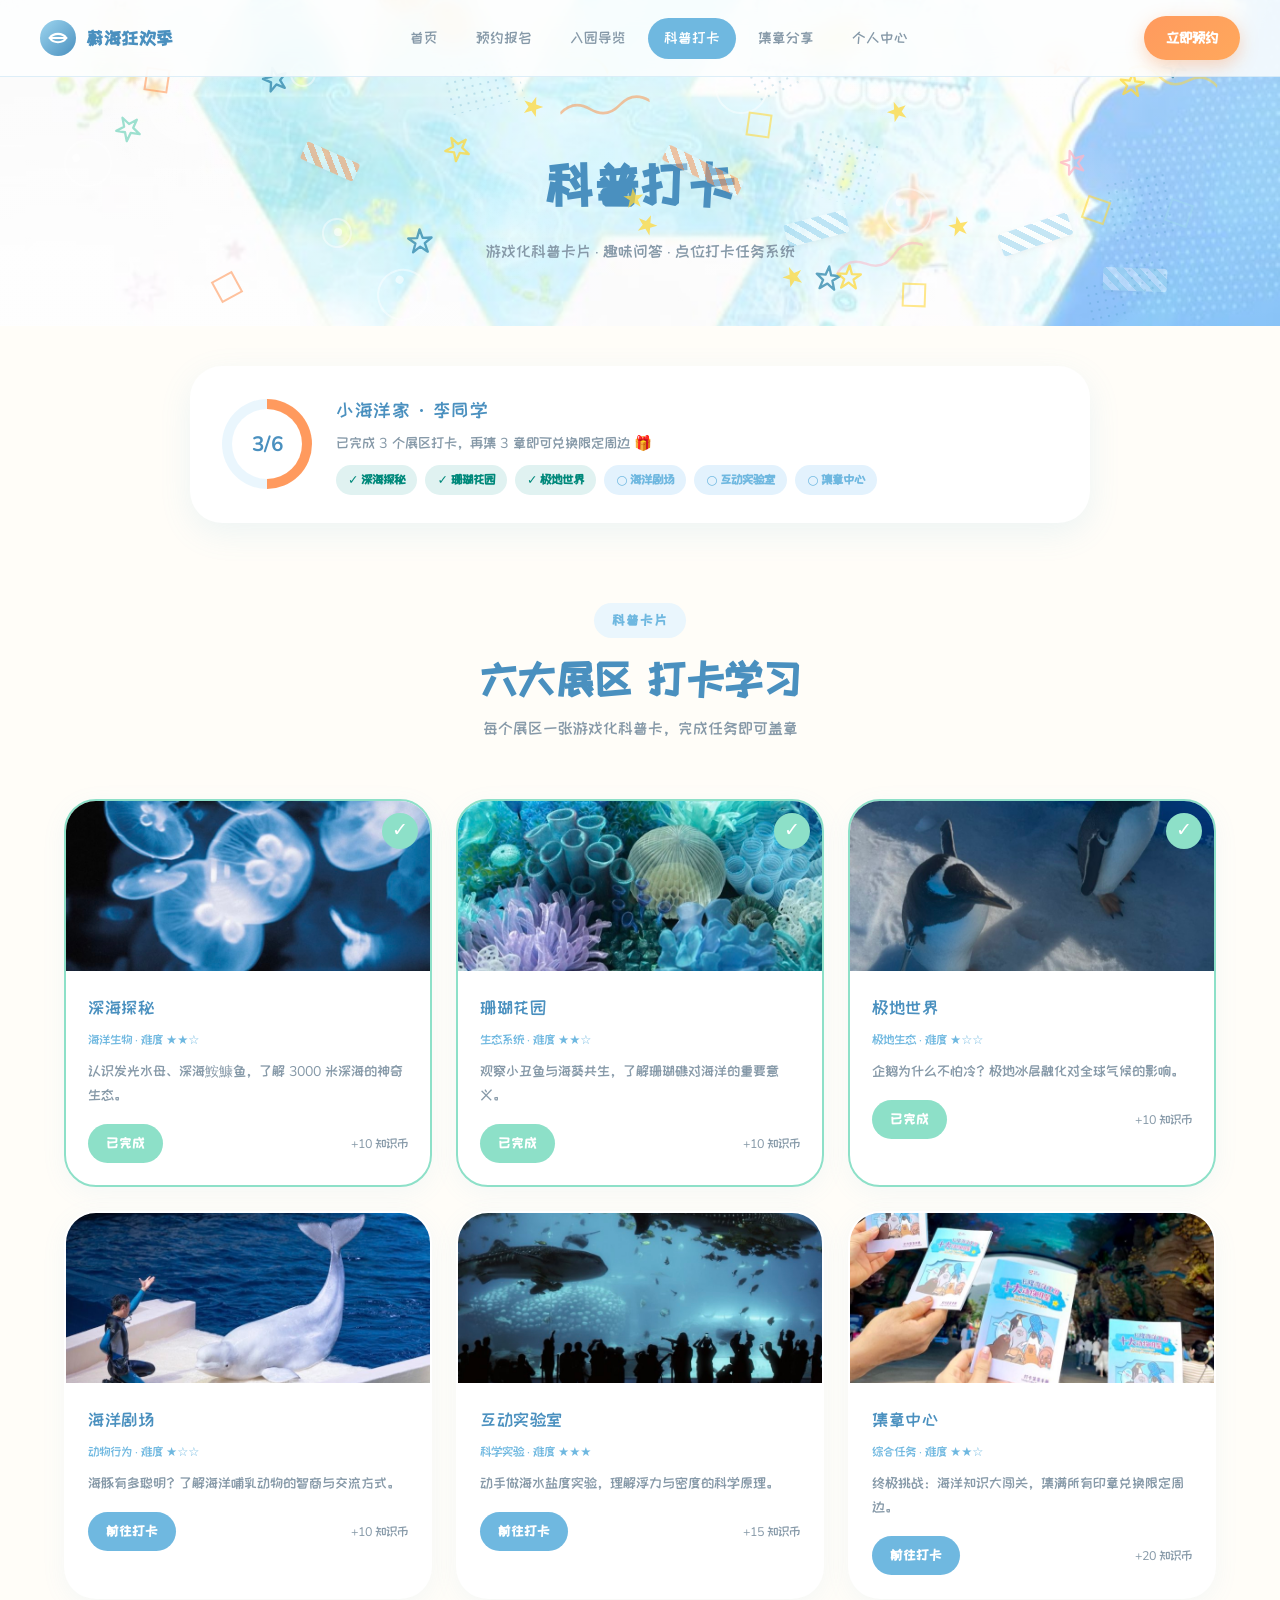
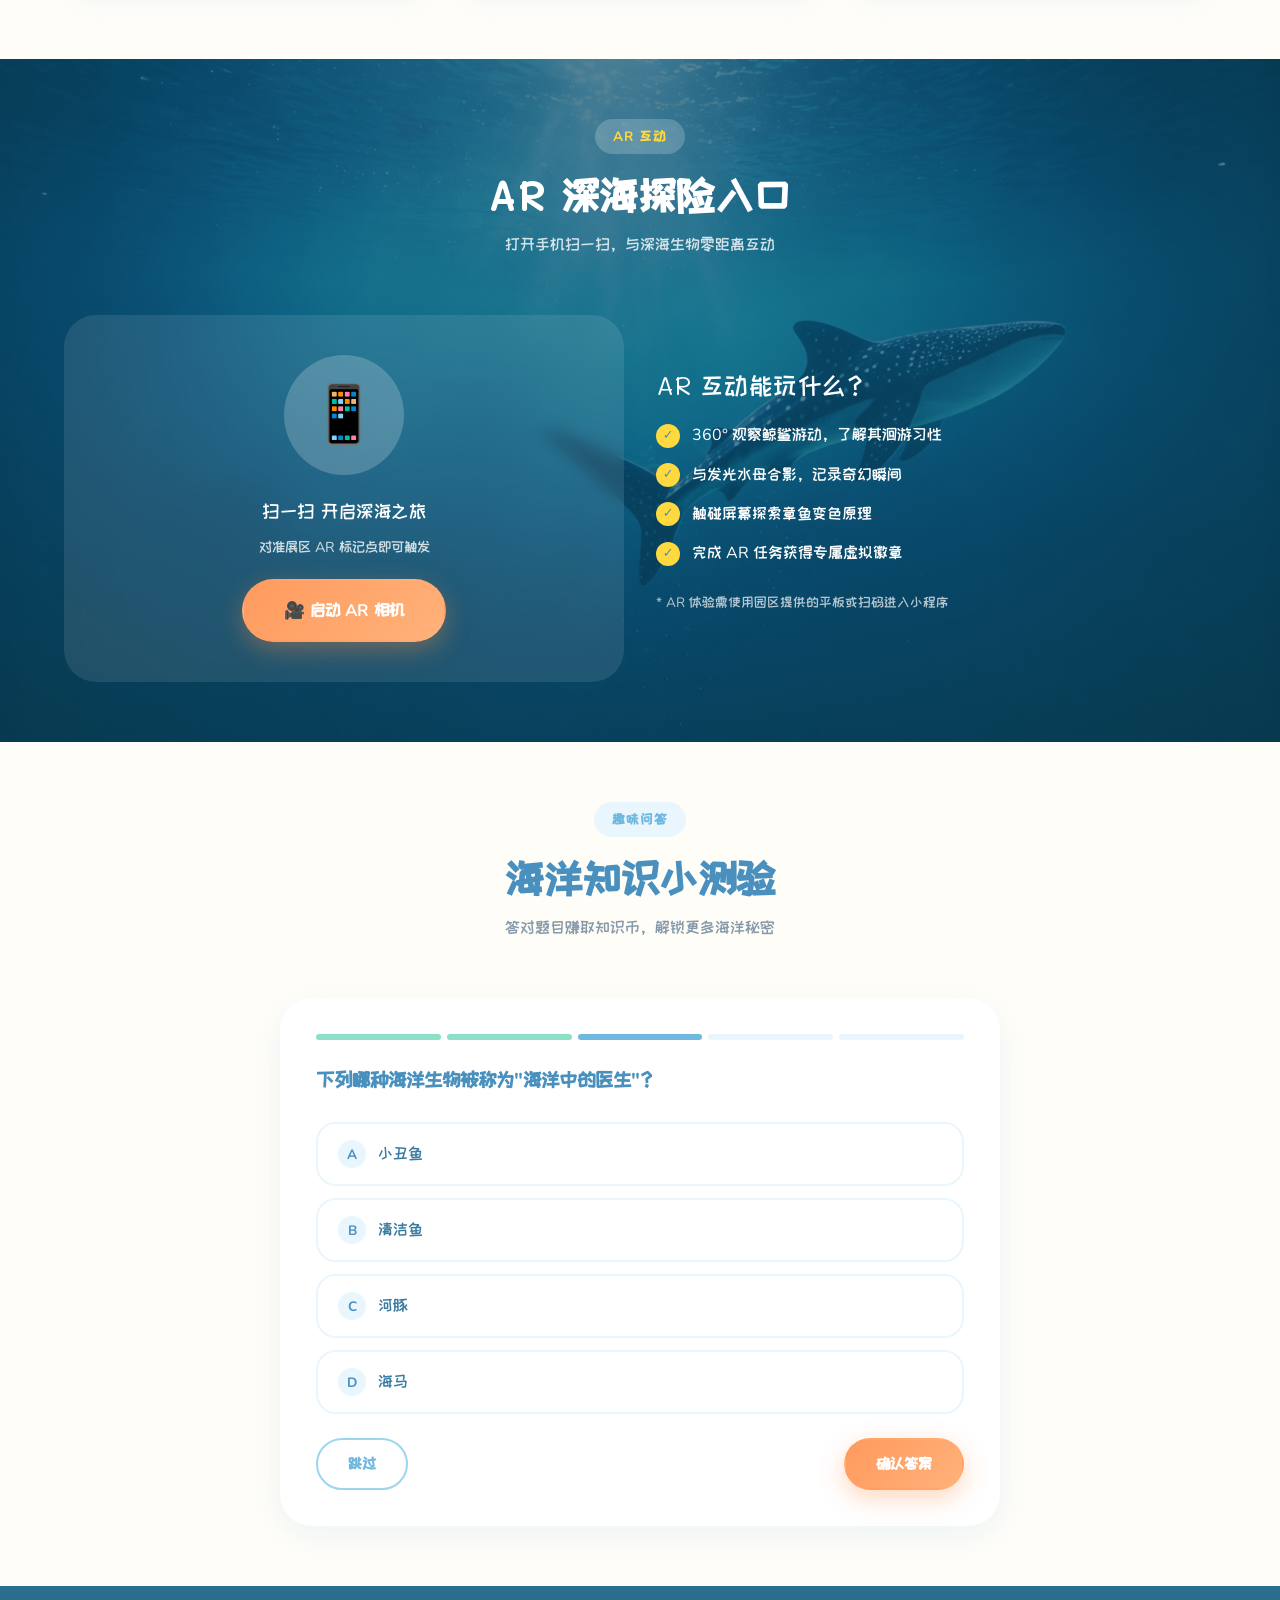
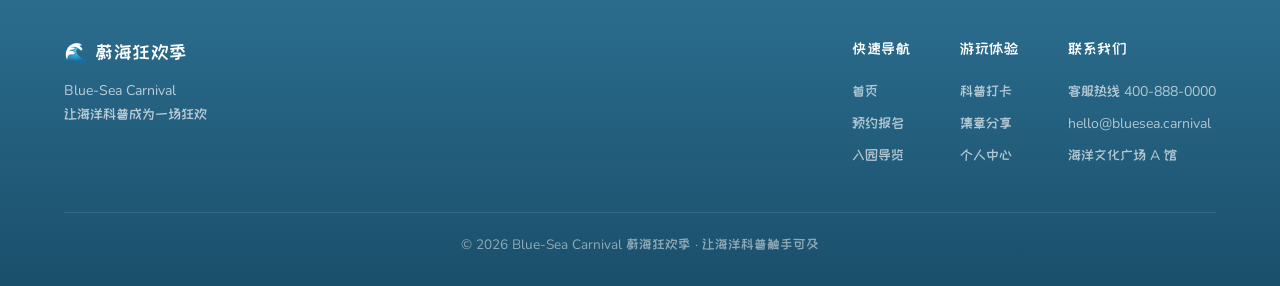
<file: science.html>
<!DOCTYPE html>
<html lang="zh-CN"><head>
  <meta charset="UTF-8">
  <meta name="viewport" content="width=device-width, initial-scale=1.0">
  <title>科普打卡 | 蔚海狂欢季 Blue-Sea Carnival</title>
  <link rel="stylesheet" href="css/style.css?v=20261031g">
  <style>
    .page-hero {
      padding: 140px 24px 60px; text-align: center; position: relative; overflow: hidden;
    }
    .page-hero h1 { font-size: clamp(2rem, 5vw, 3.2rem); color: var(--deep-sea); font-weight: 900; position: relative; }
    .page-hero p { color: var(--text-muted); margin-top: 12px; position: relative; }

    /* 进度条 */
    .progress-wrap { padding: 40px 0; }
    .progress-card {
      max-width: 900px; margin: 0 auto;
      background: #fff; border-radius: var(--radius-lg);
      padding: 28px 32px; box-shadow: var(--shadow-card);
      display: flex; align-items: center; gap: 24px; flex-wrap: wrap;
    }
    .progress-ring {
      width: 90px; height: 90px; border-radius: 50%;
      background: conic-gradient(var(--coral-orange) 0% 50%, var(--foam) 50%);
      display: grid; place-items: center; flex-shrink: 0;
    }
    .progress-ring::after {
      content: ""; width: 70px; height: 70px; border-radius: 50%; background: #fff;
      position: absolute;
    }
    .progress-ring { position: relative; }
    .progress-ring .pct { position: relative; z-index: 1; font-weight: 900; color: var(--deep-sea); font-size: 1.3rem; }
    .progress-info { flex: 1; min-width: 240px; }
    .progress-info h3 { color: var(--deep-sea); font-size: 1.2rem; }
    .progress-info p { color: var(--text-muted); font-size: 0.9rem; margin-top: 4px; }
    .progress-tags { display: flex; gap: 8px; flex-wrap: wrap; }

    /* 科普卡片 */
    .cards-section { padding: 40px 0 60px; }
    .cards-grid {
      display: grid; grid-template-columns: repeat(auto-fit, minmax(300px, 1fr)); gap: 24px;
    }
    .science-card {
      background: #fff; border-radius: var(--radius-lg); overflow: hidden;
      box-shadow: var(--shadow-soft); transition: all 0.4s;
      border: 2px solid transparent;
    }
    .science-card:hover { transform: translateY(-6px); box-shadow: var(--shadow-card); }
    .science-card.done { border-color: var(--mint-green); }
    .science-card .card-head {
      height: 170px; overflow: hidden; position: relative;
    }
    .science-card .card-head img {
      width: 100%; height: 100%; object-fit: cover; display: block;
    }
    .science-card .card-head .stamp-mark {
      position: absolute; top: 12px; right: 12px;
      width: 36px; height: 36px; border-radius: 50%;
      background: var(--mint-green); color: #fff; display: grid; place-items: center;
      font-size: 1.2rem; opacity: 0; transform: scale(0.5);
      transition: all 0.3s;
    }
    .science-card.done .card-head .stamp-mark { opacity: 1; transform: scale(1); }
    .science-card .card-body { padding: 22px; }
    .science-card h4 { color: var(--deep-sea); font-size: 1.1rem; margin-bottom: 6px; }
    .science-card .card-tag { font-size: 0.78rem; color: var(--ocean-blue); margin-bottom: 10px; }
    .science-card p { color: var(--text-muted); font-size: 0.88rem; margin-bottom: 16px; }
    .science-card .card-foot { display: flex; justify-content: space-between; align-items: center; }
    .card-btn {
      padding: 10px 18px; border-radius: var(--radius-pill);
      font-size: 0.85rem; font-weight: 600; transition: all 0.2s;
    }
    .card-btn.primary { background: var(--ocean-blue); color: #fff; }
    .card-btn.primary:hover { background: var(--deep-sea); }
    .card-btn.done { background: var(--mint-green); color: #fff; }
    .card-badge { font-size: 0.78rem; color: var(--text-muted); }

    /* AR 互动入口 */
    .ar-section {
      padding: 60px 0; color: #fff;
      background: linear-gradient(rgba(10, 77, 104, 0.7), rgba(10, 77, 104, 0.7)),
                  url('images/ar-bg.jpg') center/cover no-repeat;
    }
    .ar-section .section-title h2 { color: #fff; }
    .ar-section .section-title p { color: rgba(255,255,255,0.8); }
    .ar-grid { display: grid; grid-template-columns: 1fr 1fr; gap: 32px; align-items: center; }
    @media (max-width: 768px) { .ar-grid { grid-template-columns: 1fr; } }
    .ar-visual {
      background: rgba(255,255,255,0.1); border-radius: var(--radius-lg);
      padding: 40px; text-align: center; backdrop-filter: blur(8px);
    }
    .ar-visual .ar-icon {
      width: 120px; height: 120px; margin: 0 auto 20px; border-radius: 50%;
      background: rgba(255,255,255,0.2); display: grid; place-items: center; font-size: 3.5rem;
    }
    .ar-info h3 { font-size: 1.6rem; margin-bottom: 16px; }
    .ar-info p { opacity: 0.9; margin-bottom: 20px; }
    .ar-features { display: grid; gap: 12px; margin-bottom: 24px; }
    .ar-feature { display: flex; align-items: center; gap: 12px; }
    .ar-feature .check {
      width: 24px; height: 24px; border-radius: 50%;
      background: var(--sun-yellow); color: var(--deep-sea);
      display: grid; place-items: center; font-size: 0.8rem; flex-shrink: 0;
    }

    /* 趣味问答 */
    .quiz-section { padding: 60px 0; }
    .quiz-card {
      max-width: 720px; margin: 0 auto;
      background: #fff; border-radius: var(--radius-lg);
      padding: 36px; box-shadow: var(--shadow-card);
    }
    .quiz-progress { display: flex; gap: 6px; margin-bottom: 24px; }
    .quiz-dot { flex: 1; height: 6px; border-radius: 3px; background: var(--foam); }
    .quiz-dot.done { background: var(--mint-green); }
    .quiz-dot.active { background: var(--ocean-blue); }
    .quiz-question { font-size: 1.25rem; font-weight: 700; color: var(--deep-sea); margin-bottom: 24px; }
    .quiz-options { display: grid; gap: 12px; margin-bottom: 24px; }
    .quiz-option {
      padding: 16px 20px; border: 2px solid var(--foam);
      border-radius: var(--radius-md); cursor: pointer; transition: all 0.2s;
      display: flex; align-items: center; gap: 12px;
    }
    .quiz-option:hover { border-color: var(--sky-blue); background: var(--mist); }
    .quiz-option.correct { border-color: var(--mint-green); background: #E8F8F5; }
    .quiz-option.wrong { border-color: var(--coral-orange); background: #FDEDEC; }
    .quiz-option .opt-letter {
      width: 28px; height: 28px; border-radius: 50%;
      background: var(--foam); color: var(--deep-sea);
      display: grid; place-items: center; font-weight: 700; font-size: 0.85rem; flex-shrink: 0;
    }
    .quiz-nav { display: flex; justify-content: space-between; }
    .quiz-score { text-align: center; padding: 30px; }
    .quiz-score .big { font-size: 3rem; font-weight: 900; color: var(--coral-orange); }
  </style>
<style>@keyframes toastIn { from { opacity:0; transform:translateX(-50%) translateY(20px);} to {opacity:1; transform:translateX(-50%) translateY(0);} }</style></head>
<body>
  <nav class="navbar" style="box-shadow: rgba(10, 77, 104, 0.08) 0px 4px 20px;">
    <a href="index.html" class="nav-brand">
      <span class="logo-mark">
        <svg width="20" height="20" viewBox="0 0 24 24" fill="none" stroke="currentColor" stroke-width="2.5" stroke-linecap="round" stroke-linejoin="round"><path d="M2 12c2-3 5-5 10-5s8 2 10 5c-2 3-5 5-10 5s-8-2-10-5z"></path><path d="M2 12h20"></path></svg>
      </span>
      蔚海狂欢季
    </a>
    <div class="nav-links">
      <a href="index.html">首页</a>
      <a href="reservation.html">预约报名</a>
      <a href="map.html">入园导览</a>
      <a href="science.html" class="active">科普打卡</a>
      <a href="stamps.html">集章分享</a>
      <a href="profile.html">个人中心</a>
    </div>
    <a href="reservation.html" class="nav-cta">立即预约</a>
    <button class="menu-toggle" aria-label="菜单"><span></span><span></span><span></span></button>
  </nav>

  <header class="page-hero ocean-bg">
    <div class="ripple-layer"></div>
    <h1>科普打卡</h1>
    <p>游戏化科普卡片 · 趣味问答 · 点位打卡任务系统</p>
  <div class="doodle bubble" style="left: 5.02705%; top: 42.636%; animation-delay: 0.00320792s; animation-duration: 8.05013s; transform: rotate(-28.2224deg); width: 48.2107px; height: 48.2107px;"></div><div class="doodle bubble" style="left: 29.4635%; top: 82.5522%; animation-delay: 1.51347s; animation-duration: 7.89674s; transform: rotate(26.9678deg); width: 52.3691px; height: 52.3691px;"></div><div class="doodle bubble" style="left: 25.1337%; top: 66.9355%; animation-delay: 0.180115s; animation-duration: 10.4134s; transform: rotate(4.25354deg); width: 29.7296px; height: 29.7296px;"></div><div class="doodle bubble" style="left: 22.6436%; top: 18.5899%; animation-delay: 0.737487s; animation-duration: 9.7618s; transform: rotate(-19.2387deg); width: 26.3471px; height: 26.3471px;"></div><div class="doodle star" style="left: 74.0048%; top: 61.6265%; animation-delay: 0.810894s; animation-duration: 5.76753s; transform: rotate(-11.6296deg); font-size: 31.7486px;"><svg width="24" height="24" viewBox="0 0 24 24" fill="currentColor"><path d="M12 2l2.4 7.4H22l-6 4.6 2.3 7.4L12 16.8 5.7 21.4 8 14 2 9.4h7.6z"></path></svg></div><div class="doodle star" style="left: 69.2542%; top: 26.7209%; animation-delay: 1.5617s; animation-duration: 9.97578s; transform: rotate(-20.8712deg); font-size: 30.7494px;"><svg width="24" height="24" viewBox="0 0 24 24" fill="currentColor"><path d="M12 2l2.4 7.4H22l-6 4.6 2.3 7.4L12 16.8 5.7 21.4 8 14 2 9.4h7.6z"></path></svg></div><div class="doodle star" style="left: 40.6209%; top: 26.0654%; animation-delay: 0.33558s; animation-duration: 8.67292s; transform: rotate(19.3282deg); font-size: 28.2378px;"><svg width="24" height="24" viewBox="0 0 24 24" fill="currentColor"><path d="M12 2l2.4 7.4H22l-6 4.6 2.3 7.4L12 16.8 5.7 21.4 8 14 2 9.4h7.6z"></path></svg></div><div class="doodle star-outline" style="left: 8.92249%; top: 34.797%; animation-delay: 2.73158s; animation-duration: 10.894s; transform: rotate(-28.2767deg); font-size: 38.4687px; color: rgb(126, 215, 193);"><svg width="28" height="28" viewBox="0 0 24 24" fill="none" stroke="#7ED7C1" stroke-width="2" stroke-linejoin="round"><path d="M12 2l2.4 7.4H22l-6 4.6 2.3 7.4L12 16.8 5.7 21.4 8 14 2 9.4h7.6z"></path></svg></div><div class="doodle star-outline" style="left: 63.6254%; top: 81.0283%; animation-delay: 3.54928s; animation-duration: 5.92996s; transform: rotate(6.10863deg); font-size: 37.2939px; color: rgb(46, 134, 171);"><svg width="28" height="28" viewBox="0 0 24 24" fill="none" stroke="#2E86AB" stroke-width="2" stroke-linejoin="round"><path d="M12 2l2.4 7.4H22l-6 4.6 2.3 7.4L12 16.8 5.7 21.4 8 14 2 9.4h7.6z"></path></svg></div><div class="doodle star-outline" style="left: 65.208%; top: 80.6039%; animation-delay: 2.03764s; animation-duration: 7.25783s; transform: rotate(2.75397deg); font-size: 23.8952px; color: rgb(255, 217, 61);"><svg width="28" height="28" viewBox="0 0 24 24" fill="none" stroke="#FFD93D" stroke-width="2" stroke-linejoin="round"><path d="M12 2l2.4 7.4H22l-6 4.6 2.3 7.4L12 16.8 5.7 21.4 8 14 2 9.4h7.6z"></path></svg></div><div class="doodle star-outline" style="left: 82.7069%; top: 45.2855%; animation-delay: 1.49658s; animation-duration: 10.4149s; transform: rotate(-16.4577deg); font-size: 39.8648px; color: rgb(255, 181, 197);"><svg width="28" height="28" viewBox="0 0 24 24" fill="none" stroke="#FFB5C5" stroke-width="2" stroke-linejoin="round"><path d="M12 2l2.4 7.4H22l-6 4.6 2.3 7.4L12 16.8 5.7 21.4 8 14 2 9.4h7.6z"></path></svg></div><div class="doodle star-outline" style="left: 87.3584%; top: 21.5233%; animation-delay: 1.42183s; animation-duration: 5.07864s; transform: rotate(7.05707deg); font-size: 33.8878px; color: rgb(255, 217, 61);"><svg width="28" height="28" viewBox="0 0 24 24" fill="none" stroke="#FFD93D" stroke-width="2" stroke-linejoin="round"><path d="M12 2l2.4 7.4H22l-6 4.6 2.3 7.4L12 16.8 5.7 21.4 8 14 2 9.4h7.6z"></path></svg></div><div class="doodle tape blue" style="left: 78.0382%; top: 68.2921%; animation-delay: 3.70744s; animation-duration: 6.49384s; transform: rotate(-18.5351deg); width: 72.8077px; height: 23.3003px;"></div><div class="doodle tape" style="left: 23.4988%; top: 46.5832%; animation-delay: 1.39387s; animation-duration: 9.09464s; transform: rotate(23.8803deg); width: 58.3535px; height: 19.1735px;"></div><div class="doodle tape" style="left: 51.6621%; top: 49.6486%; animation-delay: 0.337307s; animation-duration: 6.49726s; transform: rotate(26.3276deg); width: 83.8715px; height: 16.6418px;"></div><div class="doodle dots" style="left: 63.2857%; top: 41.3115%; animation-delay: 3.89079s; animation-duration: 5.81273s; transform: rotate(15.3984deg); width: 67.3669px; height: 67.3669px;"></div><div class="doodle dots" style="left: 58.3446%; top: 15.1616%; animation-delay: 3.80451s; animation-duration: 8.25226s; transform: rotate(-25.0872deg); width: 46.7284px; height: 46.7284px;"></div><div class="doodle dots" style="left: 84.8689%; top: 85.7741%; animation-delay: 0.15832s; animation-duration: 6.6407s; transform: rotate(-11.4407deg); width: 42.5348px; height: 42.5348px;"></div><div class="doodle diamond blue" style="left: 76.6677%; top: 10.58%; animation-delay: 0.841722s; animation-duration: 8.4539s; transform: rotate(-19.2888deg);"></div><div class="doodle diamond" style="left: 16.7612%; top: 84.2669%; animation-delay: 3.0532s; animation-duration: 10.567s; transform: rotate(-28.5796deg);"></div><div class="doodle diamond" style="left: 11.3383%; top: 20.9659%; animation-delay: 0.812809s; animation-duration: 7.44692s; transform: rotate(8.39835deg);"></div><div class="doodle diamond yellow" style="left: 84.712%; top: 60.7643%; animation-delay: 1.11416s; animation-duration: 9.4533s; transform: rotate(19.154deg);"></div><div class="doodle wave" style="left: 40.926%; top: 12.0209%; animation-delay: 1.45221s; animation-duration: 6.33541s; transform: rotate(29.6185deg); color: rgb(255, 217, 61);"><svg width="90" height="24" viewBox="0 0 90 24" fill="none" stroke="currentColor" stroke-width="2.5" stroke-linecap="round"><path d="M0 12 Q 15 0 30 12 T 60 12 T 90 12"></path></svg></div><div class="doodle wave" style="left: 43.7719%; top: 29.0041%; animation-delay: 0.924105s; animation-duration: 9.04681s; transform: rotate(-8.19451deg); color: rgb(255, 140, 66);"><svg width="90" height="24" viewBox="0 0 90 24" fill="none" stroke="currentColor" stroke-width="2.5" stroke-linecap="round"><path d="M0 12 Q 15 0 30 12 T 60 12 T 90 12"></path></svg></div></header>

  <!-- 打卡进度 -->
  <section class="progress-wrap">
    <div class="container">
      <div class="progress-card fade-in visible">
        <div class="progress-ring"><span class="pct">3/6</span></div>
        <div class="progress-info">
          <h3>小海洋家 · 李同学</h3>
          <p>已完成 3 个展区打卡，再集 3 章即可兑换限定周边 🎁</p>
          <div class="progress-tags" style="margin-top:10px;">
            <span class="tag tag-green">✓ 深海探秘</span>
            <span class="tag tag-green">✓ 珊瑚花园</span>
            <span class="tag tag-green">✓ 极地世界</span>
            <span class="tag tag-blue">○ 海洋剧场</span>
            <span class="tag tag-blue">○ 互动实验室</span>
            <span class="tag tag-blue">○ 集章中心</span>
          </div>
        </div>
      </div>
    </div>
  </section>

  <!-- 科普卡片 -->
  <section class="cards-section">
    <div class="container">
      <div class="section-title fade-in visible">
        <span class="eyebrow">科普卡片</span>
        <h2>六大展区 打卡学习</h2>
        <p>每个展区一张游戏化科普卡，完成任务即可盖章</p>
      </div>
      <div class="cards-grid">
        <div class="science-card done fade-in visible">
          <div class="card-head"><img src="images/user-img-1.jpg" alt="深海探秘"><div class="stamp-mark">✓</div></div>
          <div class="card-body">
            <h4>深海探秘</h4>
            <div class="card-tag">海洋生物 · 难度 ★★☆</div>
            <p>认识发光水母、深海鮟鱇鱼，了解 3000 米深海的神奇生态。</p>
            <div class="card-foot">
              <button class="card-btn done">已完成</button>
              <span class="card-badge">+10 知识币</span>
            </div>
          </div>
        </div>
        <div class="science-card done fade-in visible">
          <div class="card-head"><img src="images/user-img-2.jpg" alt="珊瑚花园"><div class="stamp-mark">✓</div></div>
          <div class="card-body">
            <h4>珊瑚花园</h4>
            <div class="card-tag">生态系统 · 难度 ★★☆</div>
            <p>观察小丑鱼与海葵共生，了解珊瑚礁对海洋的重要意义。</p>
            <div class="card-foot">
              <button class="card-btn done">已完成</button>
              <span class="card-badge">+10 知识币</span>
            </div>
          </div>
        </div>
        <div class="science-card done fade-in visible">
          <div class="card-head"><img src="images/user-img-3.jpg" alt="极地世界"><div class="stamp-mark">✓</div></div>
          <div class="card-body">
            <h4>极地世界</h4>
            <div class="card-tag">极地生态 · 难度 ★☆☆</div>
            <p>企鹅为什么不怕冷？极地冰层融化对全球气候的影响。</p>
            <div class="card-foot">
              <button class="card-btn done">已完成</button>
              <span class="card-badge">+10 知识币</span>
            </div>
          </div>
        </div>
        <div class="science-card fade-in visible">
          <div class="card-head"><img src="images/user-img-4.jpg" alt="海洋剧场"><div class="stamp-mark">✓</div></div>
          <div class="card-body">
            <h4>海洋剧场</h4>
            <div class="card-tag">动物行为 · 难度 ★☆☆</div>
            <p>海豚有多聪明？了解海洋哺乳动物的智商与交流方式。</p>
            <div class="card-foot">
              <button class="card-btn primary" onclick="toast('正在前往 D 区海洋剧场...')">前往打卡</button>
              <span class="card-badge">+10 知识币</span>
            </div>
          </div>
        </div>
        <div class="science-card fade-in visible">
          <div class="card-head"><img src="images/user-img-5.jpg" alt="互动实验室"><div class="stamp-mark">✓</div></div>
          <div class="card-body">
            <h4>互动实验室</h4>
            <div class="card-tag">科学实验 · 难度 ★★★</div>
            <p>动手做海水盐度实验，理解浮力与密度的科学原理。</p>
            <div class="card-foot">
              <button class="card-btn primary" onclick="toast('正在前往 E 区互动实验室...')">前往打卡</button>
              <span class="card-badge">+15 知识币</span>
            </div>
          </div>
        </div>
        <div class="science-card fade-in visible">
          <div class="card-head"><img src="images/user-img-6.jpg" alt="集章中心"><div class="stamp-mark">✓</div></div>
          <div class="card-body">
            <h4>集章中心</h4>
            <div class="card-tag">综合任务 · 难度 ★★☆</div>
            <p>终极挑战：海洋知识大闯关，集满所有印章兑换限定周边。</p>
            <div class="card-foot">
              <button class="card-btn primary" onclick="toast('正在前往 F 区集章中心...')">前往打卡</button>
              <span class="card-badge">+20 知识币</span>
            </div>
          </div>
        </div>
      </div>
    </div>
  </section>

  <!-- AR 互动 -->
  <section class="ar-section">
    <div class="container">
      <div class="section-title fade-in">
        <span class="eyebrow" style="background:rgba(255,255,255,0.2); color:#FFD93D;">AR 互动</span>
        <h2>AR 深海探险入口</h2>
        <p>打开手机扫一扫，与深海生物零距离互动</p>
      </div>
      <div class="ar-grid fade-in">
        <div class="ar-visual">
          <div class="ar-icon">📱</div>
          <h3>扫一扫 开启深海之旅</h3>
          <p style="opacity:0.8; font-size:0.9rem; margin-top:8px;">对准展区 AR 标记点即可触发</p>
          <button class="btn btn-primary btn-lg" style="margin-top:20px;" onclick="toast('AR 摄像头已开启，请对准标记点')">
            🎥 启动 AR 相机
          </button>
        </div>
        <div class="ar-info">
          <h3>AR 互动能玩什么？</h3>
          <div class="ar-features">
            <div class="ar-feature"><span class="check">✓</span><span>360° 观察鲸鲨游动，了解其洄游习性</span></div>
            <div class="ar-feature"><span class="check">✓</span><span>与发光水母合影，记录奇幻瞬间</span></div>
            <div class="ar-feature"><span class="check">✓</span><span>触碰屏幕探索章鱼变色原理</span></div>
            <div class="ar-feature"><span class="check">✓</span><span>完成 AR 任务获得专属虚拟徽章</span></div>
          </div>
          <p style="font-size:0.85rem; opacity:0.7;">* AR 体验需使用园区提供的平板或扫码进入小程序</p>
        </div>
      </div>
    </div>
  </section>

  <!-- 趣味问答 -->
  <section class="quiz-section">
    <div class="container">
      <div class="section-title fade-in">
        <span class="eyebrow">趣味问答</span>
        <h2>海洋知识小测验</h2>
        <p>答对题目赚取知识币，解锁更多海洋秘密</p>
      </div>
      <div class="quiz-card fade-in" id="quizCard">
        <div class="quiz-progress">
          <div class="quiz-dot done"></div>
          <div class="quiz-dot done"></div>
          <div class="quiz-dot active"></div>
          <div class="quiz-dot"></div>
          <div class="quiz-dot"></div>
        </div>
        <div class="quiz-question" id="quizQ">下列哪种海洋生物被称为"海洋中的医生"？</div>
        <div class="quiz-options" id="quizOpts">
          <div class="quiz-option" onclick="answerQuiz(this, false)"><span class="opt-letter">A</span> 小丑鱼</div>
          <div class="quiz-option" onclick="answerQuiz(this, true)"><span class="opt-letter">B</span> 清洁鱼</div>
          <div class="quiz-option" onclick="answerQuiz(this, false)"><span class="opt-letter">C</span> 河豚</div>
          <div class="quiz-option" onclick="answerQuiz(this, false)"><span class="opt-letter">D</span> 海马</div>
        </div>
        <div class="quiz-nav">
          <button class="btn btn-secondary">跳过</button>
          <button class="btn btn-primary" onclick="toast('答对了！+5 知识币', 'success')">确认答案</button>
        </div>
      </div>
    </div>
  </section>

  <footer class="footer">
    <div class="container" style="position: relative; z-index: 1;">
      <div class="footer-inner">
        <div class="footer-brand">
          <h3>🌊 蔚海狂欢季</h3>
          <p style="font-size:0.88rem; max-width: 240px; opacity:0.8;">Blue-Sea Carnival<br>让海洋科普成为一场狂欢</p>
        </div>
        <div class="footer-links">
          <div class="footer-col">
            <h4>快速导航</h4>
            <a href="index.html">首页</a>
            <a href="reservation.html">预约报名</a>
            <a href="map.html">入园导览</a>
          </div>
          <div class="footer-col">
            <h4>游玩体验</h4>
            <a href="science.html">科普打卡</a>
            <a href="stamps.html">集章分享</a>
            <a href="profile.html">个人中心</a>
          </div>
          <div class="footer-col">
            <h4>联系我们</h4>
            <a href="#">客服热线 400-888-0000</a>
            <a href="#">hello@bluesea.carnival</a>
            <a href="#">海洋文化广场 A 馆</a>
          </div>
        </div>
      </div>
      <div class="footer-bottom">© 2026 Blue-Sea Carnival 蔚海狂欢季 · 让海洋科普触手可及</div>
    </div>
  </footer>

  <button class="back-to-top show" aria-label="回到顶部">
    <svg width="20" height="20" viewBox="0 0 24 24" fill="none" stroke="currentColor" stroke-width="2.5" stroke-linecap="round" stroke-linejoin="round"><path d="M12 19V5M5 12l7-7 7 7"></path></svg>
  </button>

  <script>
    window.PAGE_ID = 'science';
    function answerQuiz(el, correct) {
      document.querySelectorAll('.quiz-option').forEach(o => o.style.pointerEvents = 'none');
      if (correct) {
        el.classList.add('correct');
      } else {
        el.classList.add('wrong');
        document.querySelectorAll('.quiz-option')[1].classList.add('correct');
      }
      setTimeout(() => toast(correct ? '答对了！+5 知识币 🎉' : '正确答案是 B 清洁鱼，再加油～', correct ? 'success' : 'info'), 300);
    }
    window.answerQuiz = answerQuiz;
  </script>
  <script src="js/main.js"></script>


</body></html>
</file>
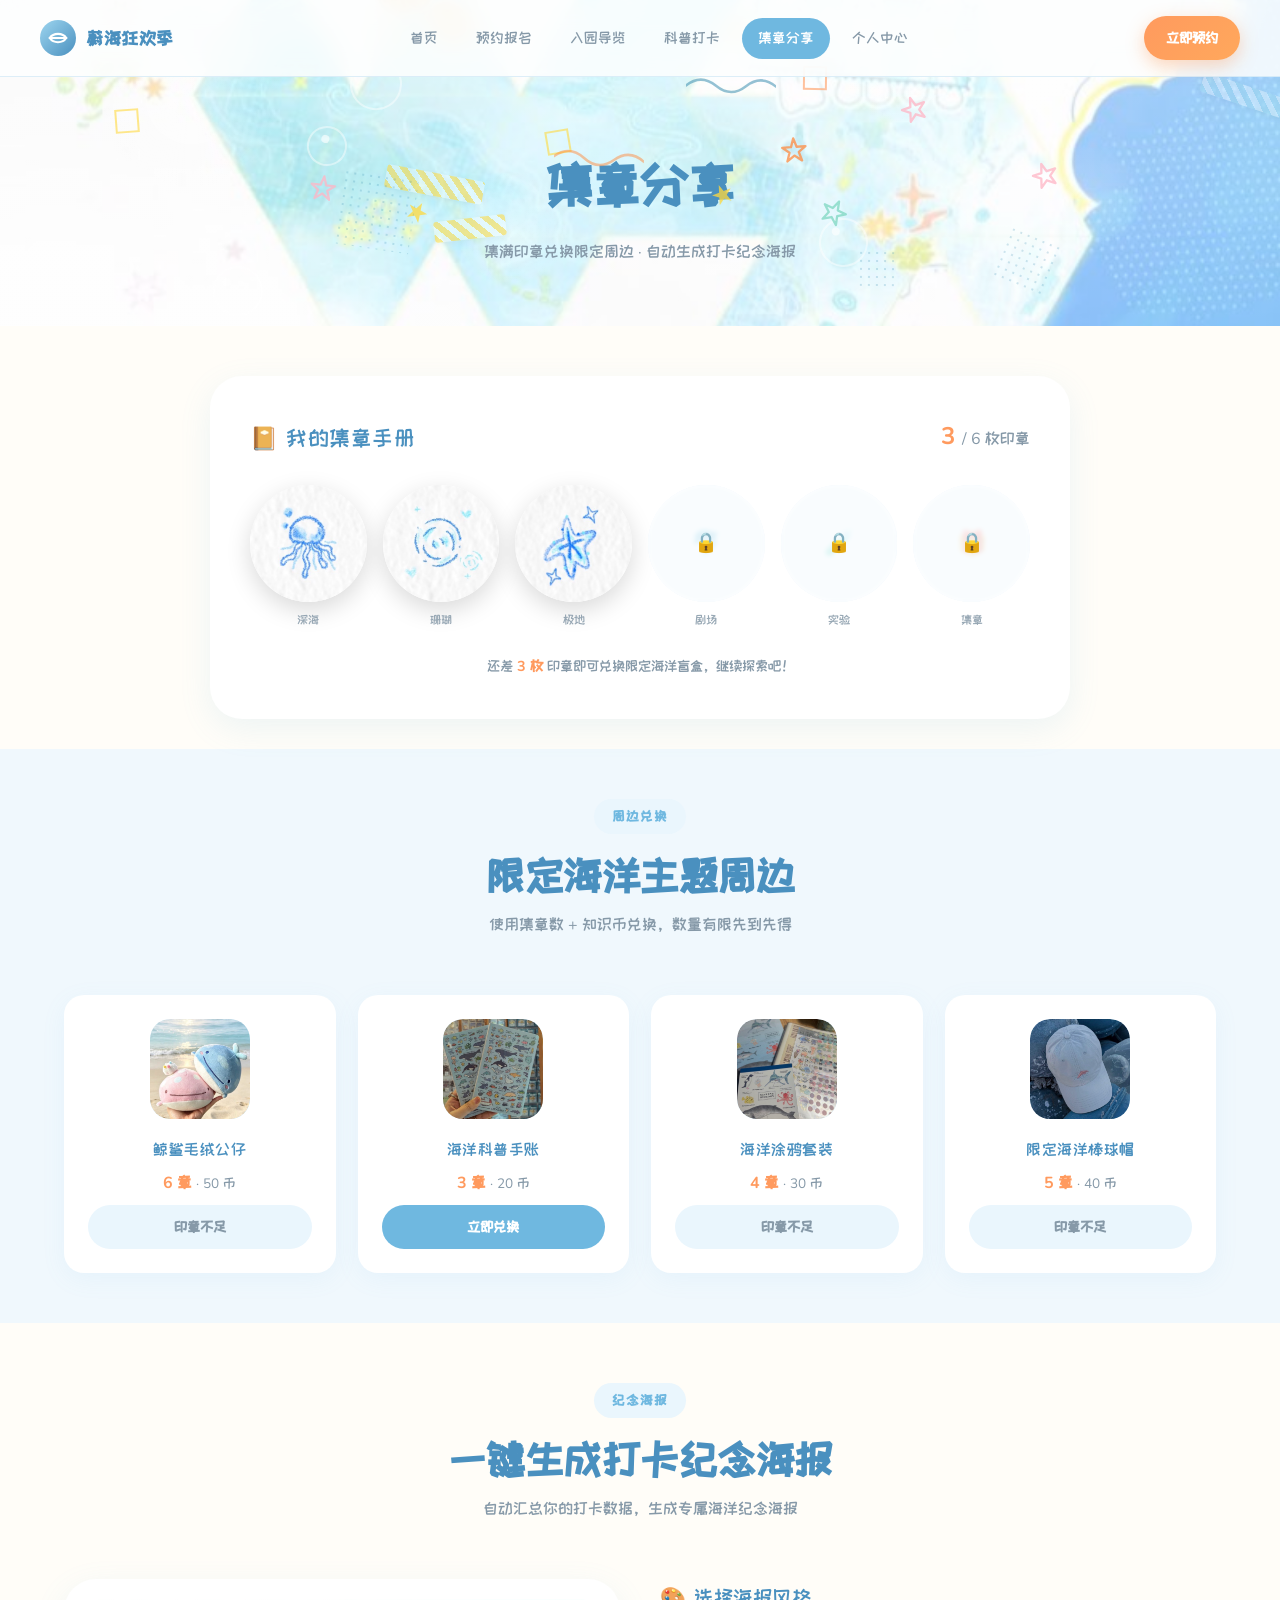
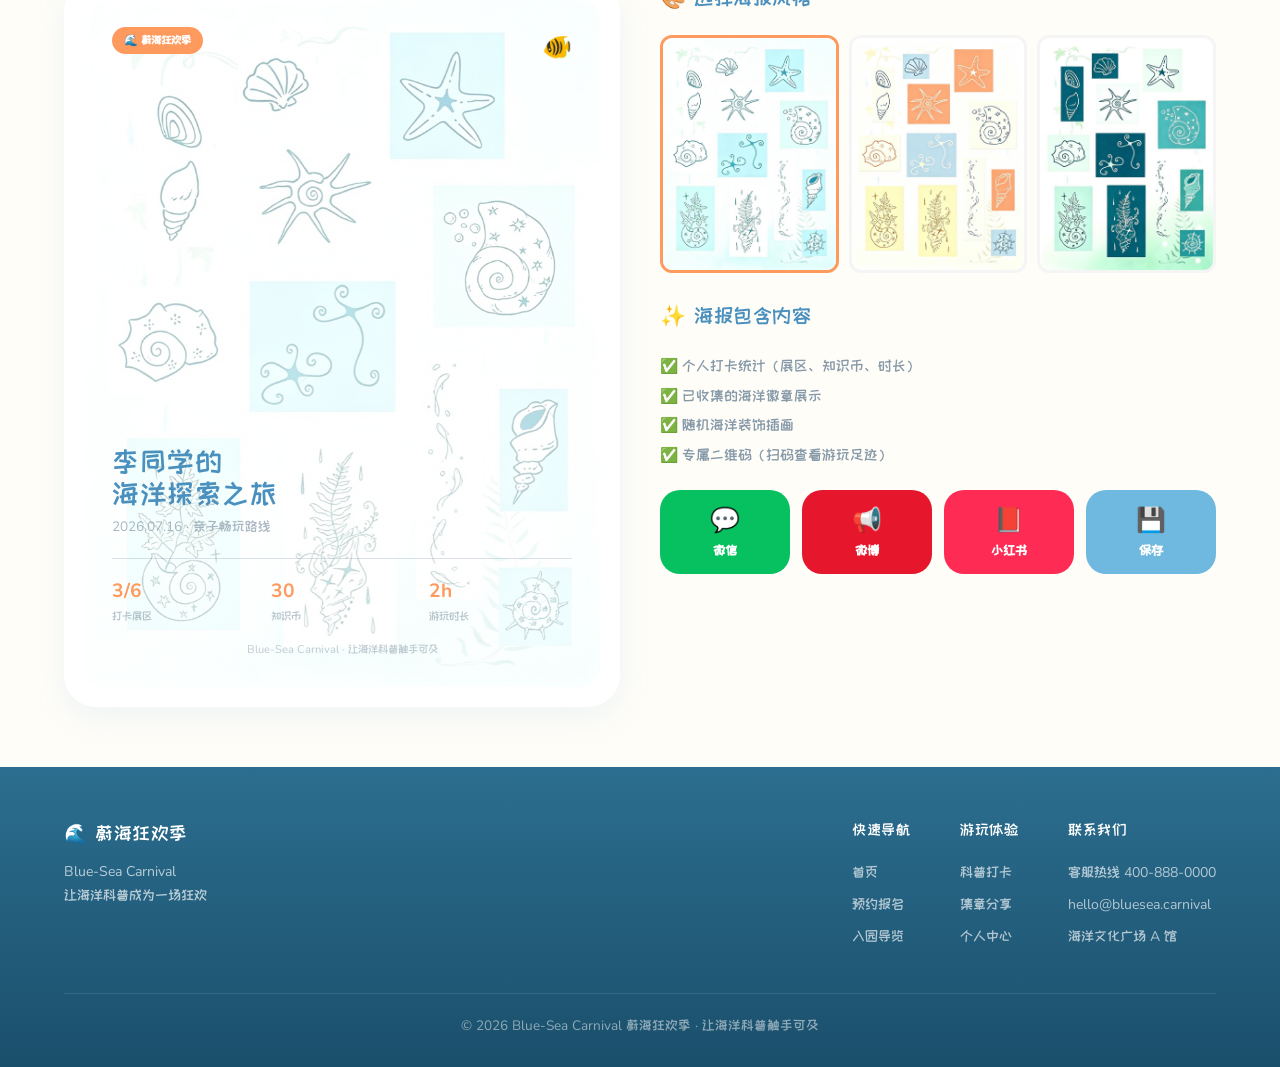
<file: stamps.html>
<!DOCTYPE html>
<html lang="zh-CN">
<head>
  <meta charset="UTF-8">
  <meta name="viewport" content="width=device-width, initial-scale=1.0">
  <title>集章分享 | 蔚海狂欢季 Blue-Sea Carnival</title>
  <link rel="stylesheet" href="css/style.css?v=20261031g">
  <style>
    .page-hero {
      padding: 140px 24px 60px; text-align: center; position: relative; overflow: hidden;
    }
    .page-hero h1 { font-size: clamp(2rem, 5vw, 3.2rem); color: var(--deep-sea); font-weight: 900; position: relative; }
    .page-hero p { color: var(--text-muted); margin-top: 12px; position: relative; }

    /* 集章进度 */
    .stamp-progress { padding: 50px 0 30px; }
    .stamp-book {
      max-width: 860px; margin: 0 auto;
      background: #fff; border-radius: var(--radius-lg);
      padding: 40px; box-shadow: var(--shadow-card);
      position: relative;
    }
    .stamp-book-head {
      display: flex; justify-content: space-between; align-items: center;
      flex-wrap: wrap; gap: 16px; margin-bottom: 28px;
    }
    .stamp-book-head h3 { color: var(--deep-sea); font-size: 1.4rem; }
    .stamp-count { font-size: 1.5rem; font-weight: 900; color: var(--coral-orange); }
    .stamp-count span { color: var(--text-muted); font-size: 1rem; font-weight: 500; }
    .stamp-grid {
      display: grid; grid-template-columns: repeat(6, 1fr); gap: 16px;
    }
    @media (max-width: 600px) { .stamp-grid { grid-template-columns: repeat(3, 1fr); } }
    .stamp-item { display: flex; flex-direction: column; align-items: center; gap: 8px; }
    .stamp-cell {
      width: 100%; aspect-ratio: 1; border-radius: 50%;
      display: grid; place-items: center; text-align: center;
      background: var(--mist); position: relative;
      transition: all 0.4s;
    }
    .stamp-cell.collected {
      background: center/cover no-repeat;
      box-shadow: 0 8px 24px rgba(0,0,0,0.15);
      animation: stampPop 0.5s ease;
    }
    @keyframes stampPop { from { transform: scale(0); } to { transform: scale(1); } }
    .stamp-cell .s-icon { font-size: 1.8rem; }
    .stamp-item .s-name { font-size: 0.75rem; opacity: 0.85; color: var(--text-muted); }
    .stamp-cell.empty { color: var(--text-muted); }
    .stamp-cell.empty .s-icon { opacity: 0.3; font-size: 1.5rem; }
    .stamp-cell .lock-overlay {
      position: absolute; inset: 0; border-radius: 50%;
      display: grid; place-items: center;
      background: rgba(255,255,255,0.6); backdrop-filter: blur(2px);
      font-size: 1.2rem;
    }

    /* 奖励兑换 */
    .reward-section { padding: 50px 0; background: var(--mist); }
    .reward-grid {
      display: grid; grid-template-columns: repeat(auto-fit, minmax(240px, 1fr)); gap: 22px;
    }
    .reward-card {
      background: #fff; border-radius: var(--radius-md); padding: 24px;
      text-align: center; box-shadow: var(--shadow-soft);
      transition: all 0.3s;
    }
    .reward-card:hover { transform: translateY(-6px); box-shadow: var(--shadow-card); }
    .reward-card .reward-img {
      width: 100px; height: 100px; margin: 0 auto 16px; border-radius: 20px;
      background: linear-gradient(135deg, var(--foam), var(--ice-blue));
      display: grid; place-items: center; overflow: hidden;
    }
    .reward-card .reward-img img {
      width: 100%; height: 100%; object-fit: cover; border-radius: 20px;
    }
    .reward-card h4 { color: var(--deep-sea); margin-bottom: 4px; }
    .reward-card .cost { color: var(--coral-orange); font-weight: 800; margin: 8px 0; }
    .reward-card .cost .need { color: var(--text-muted); font-weight: 500; font-size: 0.85rem; }
    .reward-card .reward-btn {
      width: 100%; padding: 12px; border-radius: var(--radius-pill);
      background: var(--ocean-blue); color: #fff; font-weight: 700; font-size: 0.9rem;
      transition: all 0.2s;
    }
    .reward-card .reward-btn:hover { background: var(--deep-sea); }
    .reward-card .reward-btn.disabled { background: var(--foam); color: var(--text-muted); cursor: not-allowed; }

    /* 海报生成 */
    .poster-section { padding: 60px 0; }
    .poster-layout { display: grid; grid-template-columns: 1fr 1fr; gap: 40px; align-items: start; }
    @media (max-width: 768px) { .poster-layout { grid-template-columns: 1fr; } }
    .poster-preview {
      background: #fff; border-radius: var(--radius-lg); padding: 20px;
      box-shadow: var(--shadow-card);
    }
    .poster-canvas {
      aspect-ratio: 3/4; border-radius: var(--radius-md); overflow: hidden;
      background-size: cover; background-position: center;
      position: relative; display: flex; flex-direction: column;
      padding: 28px; color: #1a4060;
    }
    .poster-canvas::before {
      content: ""; position: absolute; inset: 0;
      background: linear-gradient(to bottom, rgba(255,255,255,0.55) 0%, rgba(255,255,255,0.75) 100%);
      z-index: 0;
    }
    .poster-canvas > * { position: relative; z-index: 1; }
    .poster-canvas .p-head { display: flex; justify-content: space-between; align-items: flex-start; }
    .poster-canvas .p-badge {
      background: var(--coral-orange); padding: 4px 12px; border-radius: 20px;
      font-size: 0.7rem; font-weight: 700; color: #fff;
    }
    .poster-canvas .p-title { margin-top: auto; }
    .poster-canvas .p-title h2 { font-size: 1.8rem; line-height: 1.1; color: var(--deep-sea); }
    .poster-canvas .p-title .sub { font-size: 0.85rem; opacity: 0.7; margin-top: 6px; color: var(--text-muted); }
    .poster-canvas .p-stats {
      display: flex; gap: 16px; margin-top: 20px;
      padding-top: 16px; border-top: 1px solid rgba(26,64,96,0.15);
    }
    .poster-canvas .p-stats div { flex: 1; }
    .poster-canvas .p-stats .v { font-size: 1.2rem; font-weight: 900; color: var(--coral-orange); }
    .poster-canvas .p-stats .l { font-size: 0.7rem; opacity: 0.6; color: var(--text-muted); }
    .poster-canvas .p-foot { text-align: center; margin-top: 14px; font-size: 0.7rem; opacity: 0.5; color: var(--text-muted); }
    .poster-controls h3 { color: var(--deep-sea); margin-bottom: 20px; font-size: 1.3rem; }
    .poster-style {
      display: grid; grid-template-columns: repeat(3, 1fr); gap: 10px; margin-bottom: 20px;
    }
    .style-thumb {
      aspect-ratio: 3/4; border-radius: 12px; cursor: pointer;
      border: 3px solid transparent; transition: all 0.2s;
      overflow: hidden; background: #f5f5f5;
    }
    .style-thumb img {
      width: 100%; height: 100%; object-fit: cover; display: block;
    }
    .style-thumb.active { border-color: var(--coral-orange); }
    .share-btns { display: flex; gap: 12px; flex-wrap: wrap; margin-top: 20px; }
    .share-btn {
      flex: 1; min-width: 100px; padding: 14px; border-radius: var(--radius-md);
      display: flex; flex-direction: column; align-items: center; gap: 6px;
      font-size: 0.82rem; font-weight: 600; color: #fff;
      transition: transform 0.2s;
    }
    .share-btn:hover { transform: translateY(-3px); }
    .share-btn .s-icon { font-size: 1.5rem; }
    .share-wechat { background: #07C160; }
    .share-weibo { background: #E6162D; }
    .share-xhs { background: #FE2C55; }
    .share-save { background: var(--ocean-blue); }
  </style>
</head>
<body>
  <nav class="navbar">
    <a href="index.html" class="nav-brand">
      <span class="logo-mark">
        <svg width="20" height="20" viewBox="0 0 24 24" fill="none" stroke="currentColor" stroke-width="2.5" stroke-linecap="round" stroke-linejoin="round"><path d="M2 12c2-3 5-5 10-5s8 2 10 5c-2 3-5 5-10 5s-8-2-10-5z"/><path d="M2 12h20"/></svg>
      </span>
      蔚海狂欢季
    </a>
    <div class="nav-links">
      <a href="index.html">首页</a>
      <a href="reservation.html">预约报名</a>
      <a href="map.html">入园导览</a>
      <a href="science.html">科普打卡</a>
      <a href="stamps.html" class="active">集章分享</a>
      <a href="profile.html">个人中心</a>
    </div>
    <a href="reservation.html" class="nav-cta">立即预约</a>
    <button class="menu-toggle" aria-label="菜单"><span></span><span></span><span></span></button>
  </nav>

  <header class="page-hero ocean-bg">
    <div class="ripple-layer"></div>
    <h1>集章分享</h1>
    <p>集满印章兑换限定周边 · 自动生成打卡纪念海报</p>
  </header>

  <!-- 集章手册 -->
  <section class="stamp-progress">
    <div class="container">
      <div class="stamp-book fade-in">
        <div class="stamp-book-head">
          <h3>📔 我的集章手册</h3>
          <div class="stamp-count">3 <span>/ 6 枚印章</span></div>
        </div>
        <div class="stamp-grid">
          <div class="stamp-item">
            <div class="stamp-cell collected" style="background-image:url('images/stamp-1.jpg');"></div>
            <div class="s-name">深海</div>
          </div>
          <div class="stamp-item">
            <div class="stamp-cell collected" style="background-image:url('images/stamp-2.jpg');"></div>
            <div class="s-name">珊瑚</div>
          </div>
          <div class="stamp-item">
            <div class="stamp-cell collected" style="background-image:url('images/stamp-3.jpg');"></div>
            <div class="s-name">极地</div>
          </div>
          <div class="stamp-item">
            <div class="stamp-cell empty">
              <div class="s-icon">🐬</div>
              <div class="lock-overlay">🔒</div>
            </div>
            <div class="s-name">剧场</div>
          </div>
          <div class="stamp-item">
            <div class="stamp-cell empty">
              <div class="s-icon">🧪</div>
              <div class="lock-overlay">🔒</div>
            </div>
            <div class="s-name">实验</div>
          </div>
          <div class="stamp-item">
            <div class="stamp-cell empty">
              <div class="s-icon">🎁</div>
              <div class="lock-overlay">🔒</div>
            </div>
            <div class="s-name">集章</div>
          </div>
        </div>
        <p style="text-align:center; margin-top:24px; color:var(--text-muted); font-size:0.9rem;">
          还差 <b style="color:var(--coral-orange)">3 枚</b> 印章即可兑换限定海洋盲盒，继续探索吧！
        </p>
      </div>
    </div>
  </section>

  <!-- 奖励兑换 -->
  <section class="reward-section">
    <div class="container">
      <div class="section-title fade-in">
        <span class="eyebrow">周边兑换</span>
        <h2>限定海洋主题周边</h2>
        <p>使用集章数 + 知识币兑换，数量有限先到先得</p>
      </div>
      <div class="reward-grid">
        <div class="reward-card fade-in">
          <div class="reward-img"><img src="images/souvenir-1.jpg" alt="鲸鲨毛绒公仔" loading="lazy"></div>
          <h4>鲸鲨毛绒公仔</h4>
          <div class="cost">6 章 <span class="need">· 50 币</span></div>
          <button class="reward-btn disabled" onclick="toast('印章不足，还差 3 枚')">印章不足</button>
        </div>
        <div class="reward-card fade-in">
          <div class="reward-img"><img src="images/souvenir-2.jpg" alt="海洋科普手账" loading="lazy"></div>
          <h4>海洋科普手账</h4>
          <div class="cost">3 章 <span class="need">· 20 币</span></div>
          <button class="reward-btn" onclick="toast('兑换成功！请前往 F 区集章中心领取', 'success')">立即兑换</button>
        </div>
        <div class="reward-card fade-in">
          <div class="reward-img"><img src="images/souvenir-3.jpg" alt="海洋涂鸦套装" loading="lazy"></div>
          <h4>海洋涂鸦套装</h4>
          <div class="cost">4 章 <span class="need">· 30 币</span></div>
          <button class="reward-btn disabled" onclick="toast('印章不足，还差 1 枚')">印章不足</button>
        </div>
        <div class="reward-card fade-in">
          <div class="reward-img"><img src="images/souvenir-4.jpg" alt="限定海洋棒球帽" loading="lazy"></div>
          <h4>限定海洋棒球帽</h4>
          <div class="cost">5 章 <span class="need">· 40 币</span></div>
          <button class="reward-btn disabled" onclick="toast('印章不足，还差 2 枚')">印章不足</button>
        </div>
      </div>
    </div>
  </section>

  <!-- 海报生成 -->
  <section class="poster-section">
    <div class="container">
      <div class="section-title fade-in">
        <span class="eyebrow">纪念海报</span>
        <h2>一键生成打卡纪念海报</h2>
        <p>自动汇总你的打卡数据，生成专属海洋纪念海报</p>
      </div>
      <div class="poster-layout fade-in">
        <div class="poster-preview">
          <div class="poster-canvas" id="poster-canvas" style="background-image:url('images/poster-1.jpg');">
            <div class="p-head">
              <span class="p-badge">🌊 蔚海狂欢季</span>
              <span style="font-size:1.5rem;">🐠</span>
            </div>
            <div class="p-title">
              <h2>李同学的<br>海洋探索之旅</h2>
              <p class="sub">2026.07.16 · 亲子畅玩路线</p>
            </div>
            <div class="p-stats">
              <div><div class="v">3/6</div><div class="l">打卡展区</div></div>
              <div><div class="v">30</div><div class="l">知识币</div></div>
              <div><div class="v">2h</div><div class="l">游玩时长</div></div>
            </div>
            <div class="p-foot">Blue-Sea Carnival · 让海洋科普触手可及</div>
          </div>
        </div>
        <div class="poster-controls">
          <h3>🎨 选择海报风格</h3>
          <div class="poster-style">
            <div class="style-thumb active" onclick="selectStyle(this, 'images/poster-1.jpg')">
              <img src="images/poster-1.jpg" alt="风格1" loading="lazy">
            </div>
            <div class="style-thumb" onclick="selectStyle(this, 'images/poster-2.jpg')">
              <img src="images/poster-2.jpg" alt="风格2" loading="lazy">
            </div>
            <div class="style-thumb" onclick="selectStyle(this, 'images/poster-3.jpg')">
              <img src="images/poster-3.jpg" alt="风格3" loading="lazy">
            </div>
          </div>
          <h3 style="margin-top:24px;">✨ 海报包含内容</h3>
          <ul style="color:var(--text-muted); font-size:0.92rem; line-height:2;">
            <li>✅ 个人打卡统计（展区、知识币、时长）</li>
            <li>✅ 已收集的海洋徽章展示</li>
            <li>✅ 随机海洋装饰插画</li>
            <li>✅ 专属二维码（扫码查看游玩足迹）</li>
          </ul>
          <div class="share-btns">
            <button class="share-btn share-wechat" onclick="toast('已分享到微信好友', 'success')">
              <span class="s-icon">💬</span>微信
            </button>
            <button class="share-btn share-weibo" onclick="toast('已分享到微博', 'success')">
              <span class="s-icon">📢</span>微博
            </button>
            <button class="share-btn share-xhs" onclick="toast('已分享到小红书', 'success')">
              <span class="s-icon">📕</span>小红书
            </button>
            <button class="share-btn share-save" onclick="toast('海报已保存到相册', 'success')">
              <span class="s-icon">💾</span>保存
            </button>
          </div>
        </div>
      </div>
    </div>
  </section>

  <footer class="footer">
    <div class="container" style="position: relative; z-index: 1;">
      <div class="footer-inner">
        <div class="footer-brand">
          <h3>🌊 蔚海狂欢季</h3>
          <p style="font-size:0.88rem; max-width: 240px; opacity:0.8;">Blue-Sea Carnival<br>让海洋科普成为一场狂欢</p>
        </div>
        <div class="footer-links">
          <div class="footer-col">
            <h4>快速导航</h4>
            <a href="index.html">首页</a>
            <a href="reservation.html">预约报名</a>
            <a href="map.html">入园导览</a>
          </div>
          <div class="footer-col">
            <h4>游玩体验</h4>
            <a href="science.html">科普打卡</a>
            <a href="stamps.html">集章分享</a>
            <a href="profile.html">个人中心</a>
          </div>
          <div class="footer-col">
            <h4>联系我们</h4>
            <a href="#">客服热线 400-888-0000</a>
            <a href="#">hello@bluesea.carnival</a>
            <a href="#">海洋文化广场 A 馆</a>
          </div>
        </div>
      </div>
      <div class="footer-bottom">© 2026 Blue-Sea Carnival 蔚海狂欢季 · 让海洋科普触手可及</div>
    </div>
  </footer>

  <button class="back-to-top" aria-label="回到顶部">
    <svg width="20" height="20" viewBox="0 0 24 24" fill="none" stroke="currentColor" stroke-width="2.5" stroke-linecap="round" stroke-linejoin="round"><path d="M12 19V5M5 12l7-7 7 7"/></svg>
  </button>

  <script>
    window.PAGE_ID = 'stamps';
    function selectStyle(el, imgSrc) {
      document.querySelectorAll('.style-thumb').forEach(s => s.classList.remove('active'));
      el.classList.add('active');
      if (imgSrc) document.getElementById('poster-canvas').style.backgroundImage = "url('" + imgSrc + "')";
    }
    window.selectStyle = selectStyle;
  </script>
  <script src="js/main.js"></script>
</body>
</html>
</file>
<file: css/style.css>
/* ============================================
   蔚海狂欢季 Blue-Sea Carnival 设计系统
   ============================================ */

/* ---------- 可爱圆润字体（本地加载） ---------- */
@font-face {
  font-family: 'Mali';
  font-style: normal;
  font-weight: 400;
  font-display: swap;
  src: url('../fonts/mali-400.ttf') format('truetype');
}
@font-face {
  font-family: 'Mali';
  font-style: normal;
  font-weight: 600;
  font-display: swap;
  src: url('../fonts/mali-600.ttf') format('truetype');
}
@font-face {
  font-family: 'Nunito';
  font-style: normal;
  font-weight: 400;
  font-display: swap;
  src: url('../fonts/nunito-400.ttf') format('truetype');
}
@font-face {
  font-family: 'Nunito';
  font-style: normal;
  font-weight: 700;
  font-display: swap;
  src: url('../fonts/nunito-700.ttf') format('truetype');
}
@font-face {
  font-family: 'ZCOOL KuaiLe';
  font-style: normal;
  font-weight: 400;
  font-display: swap;
  src: url('../fonts/zcool-kuaile.ttf') format('truetype');
}
/* 用户指定的可爱中文字体 */
@font-face {
  font-family: 'AaWeiTa';
  font-style: normal;
  font-weight: 400;
  font-display: swap;
  src: local('AaWeiTa'), local('AaWeiTaNingMengCha-2'),
       url('../fonts/weita.woff2') format('woff2'),
       url('../fonts/weita.ttf') format('truetype');
}
@font-face {
  font-family: 'AaWeiTa';
  font-style: normal;
  font-weight: 600;
  font-display: swap;
  src: local('AaWeiTa'), local('AaWeiTaNingMengCha-2'),
       url('../fonts/weita.woff2') format('woff2'),
       url('../fonts/weita.ttf') format('truetype');
}

/* ---------- CSS 变量 / 色彩规范（大幅拉浅清新） ---------- */
:root {
  /* 主色 - 超浅多层次海洋蓝 */
  --deep-sea: #4A90BF;
  --ocean-blue: #6FB8E0;
  --sky-blue: #9DD5EF;
  --ice-blue: #CCE6F4;
  --foam: #EAF6FD;

  /* 辅助色 - 清新活泼 */
  --coral-orange: #FF9A5E;
  --sun-yellow: #FFD93D;
  --dream-purple: #C39BD3;
  --mint-green: #8DE0C8;
  --peach: #FFCBA4;
  --pink: #FFB5C5;

  /* 底色 - 暖白偏米，不再偏蓝 */
  --off-white: #FFFDF8;
  --light-gray: #FAFBFC;
  --mist: #F0F8FD;
  --text-dark: #3A7CA0;
  --text-muted: #8699A8;

  /* 圆角 & 阴影 - 更淡 */
  --radius-sm: 12px;
  --radius-md: 20px;
  --radius-lg: 32px;
  --radius-pill: 999px;
  --shadow-soft: 0 6px 24px rgba(111, 184, 224, 0.08);
  --shadow-card: 0 10px 32px rgba(111, 184, 224, 0.12);
  --shadow-float: 0 16px 48px rgba(111, 184, 224, 0.16);

  /* 动效 */
  --ease-soft: cubic-bezier(0.25, 0.46, 0.45, 0.94);
  --dur-fast: 0.3s;
  --dur-mid: 0.6s;
  --dur-slow: 1s;
}

/* ---------- 基础重置 ---------- */
*, *::before, *::after { box-sizing: border-box; margin: 0; padding: 0; }

html { scroll-behavior: smooth; }

body {
  font-family: "Nunito", "AaWeiTa", "Mali", "Chalkboard SE", "ZCOOL KuaiLe", "HanziPen SC", "PingFang SC", system-ui, sans-serif;
  color: var(--text-dark);
  background: var(--off-white);
  line-height: 1.7;
  overflow-x: hidden;
  -webkit-font-smoothing: antialiased;
  font-synthesis: weight style;
}

img { max-width: 100%; display: block; }
a { text-decoration: none; color: inherit; }
button { font-family: inherit; cursor: pointer; border: none; background: none; }
ul { list-style: none; }

/* 标题优先使用用户指定的可爱中文字体 AaWeiTa */
h1, h2, h3, h4, h5, h6,
.nav-brand, .hero h1, .section-title h2 {
  font-family: "AaWeiTa", "Mali", "ZCOOL KuaiLe", "Chalkboard SE", "HanziPen SC", "PingFang SC", system-ui, sans-serif;
  font-weight: 400;
  letter-spacing: 0.5px;
}

/* ---------- 海洋波光背景纹理（明亮水彩晕染） ---------- */
.ocean-bg {
  position: relative;
  background: url('../images/sub-banner-bg.jpg') center/cover no-repeat;
  overflow: hidden;
}
.ocean-bg::before {
  content: "";
  position: absolute; inset: 0;
  background: linear-gradient(180deg, rgba(255,255,255,0.5) 0%, rgba(255,255,255,0.4) 100%);
  pointer-events: none;
}

/* ---------- 封面（下移对齐 START） ---------- */
.cover {
  position: relative;
  width: 100%;
  min-height: 100vh;
  overflow: hidden;
  background: #E8F6FF;
  padding-top: 0;
}
.cover::after {
  /* 封面底部渐隐，平滑衔接到内容区 */
  content: "";
  position: absolute;
  left: 0; right: 0; bottom: 0;
  height: 120px;
  background: linear-gradient(to bottom, transparent, var(--off-white));
  z-index: 2;
  pointer-events: none;
}
.cover-img {
  position: absolute;
  top: 0;
  left: 0;
  width: 100%;
  height: 100%;
  object-fit: cover;
  object-position: center 5%;
  display: block;
}
.cover-start {
  position: absolute;
  left: 50%;
  bottom: 15%;
  transform: translateX(-50%);
  display: inline-flex;
  flex-direction: column;
  align-items: center;
  gap: 4px;
  padding: 10px 28px;
  background: transparent;
  color: var(--deep-sea);
  border: none;
  font-weight: 600;
  font-size: 1.15rem;
  letter-spacing: 3px;
  transition: all 0.3s var(--ease-soft);
  z-index: 3;
  font-family: "AaWeiTa", "Mali", "ZCOOL KuaiLe", "Chalkboard SE", "HanziPen SC", "PingFang SC", sans-serif;
  text-shadow: 0 2px 8px rgba(255,255,255,0.85);
}
.cover-start:hover {
  transform: translateX(-50%) translateY(-4px) scale(1.08);
  color: var(--coral-orange);
}
.cover-start-label {
  position: relative;
}
.cover-start-label::after {
  content: "";
  position: absolute;
  left: -8px; right: -8px; bottom: -4px;
  height: 3px;
  background: var(--coral-orange);
  border-radius: 2px;
  transform: scaleX(0.6);
  transition: transform 0.3s;
}
.cover-start:hover .cover-start-label::after { transform: scaleX(1); }
.cover-start-arrow {
  font-size: 1.1rem;
  animation: bounceDown 1.6s ease-in-out infinite;
}
@keyframes bounceDown {
  0%, 100% { transform: translateY(0); opacity: 0.7; }
  50% { transform: translateY(6px); opacity: 1; }
}
@media (max-width: 768px) {
  .cover { min-height: 100vh; }
  .cover-start { bottom: 6%; font-size: 1rem; }
}
/* 波光涟漪层 */
.ripple-layer {
  position: absolute; inset: 0;
  background-image:
    radial-gradient(circle at 15% 30%, rgba(255,255,255,0.35) 0%, transparent 8%),
    radial-gradient(circle at 70% 20%, rgba(255,255,255,0.25) 0%, transparent 6%),
    radial-gradient(circle at 40% 70%, rgba(255,255,255,0.3) 0%, transparent 7%),
    radial-gradient(circle at 85% 60%, rgba(255,255,255,0.2) 0%, transparent 5%);
  animation: shimmer 8s ease-in-out infinite alternate;
  pointer-events: none;
}
@keyframes shimmer {
  0%   { transform: translateY(0) scale(1); opacity: 0.7; }
  100% { transform: translateY(-15px) scale(1.05); opacity: 1; }
}

/* 波浪底部 */
.wave-bottom {
  position: absolute; bottom: 0; left: 0; width: 100%;
  line-height: 0;
}
.wave-bottom svg { display: block; width: 100%; height: 80px; }

/* ---------- 手绘拼贴风装饰元素 ---------- */
.doodle { position: absolute; pointer-events: none; opacity: 0.75; }
.doodle.bubble {
  width: 40px; height: 40px;
  border: 2px solid rgba(255,255,255,0.6);
  border-radius: 50%;
  animation: float-up 6s ease-in-out infinite;
}
.doodle.bubble::after {
  content: ""; position: absolute; top: 8px; left: 10px;
  width: 8px; height: 8px; border-radius: 50%;
  background: rgba(255,255,255,0.8);
}
@keyframes float-up {
  0%, 100% { transform: translateY(0); }
  50% { transform: translateY(-20px); }
}
/* 实心星星（黄色） */
.doodle.star { color: var(--sun-yellow); animation: twinkle 3s ease-in-out infinite; }
@keyframes twinkle { 0%,100%{opacity:0.4; transform:scale(0.9);} 50%{opacity:1; transform:scale(1.1);} }
/* 描边星星（手帐拼贴风：橙/蓝/白） */
.doodle.star-outline { animation: twinkle 3.5s ease-in-out infinite; }
.doodle.star-outline svg { display: block; }
/* 条纹胶带（拼贴装饰） */
.doodle.tape {
  width: 70px; height: 22px;
  background: repeating-linear-gradient(45deg, var(--coral-orange) 0, var(--coral-orange) 6px, rgba(255,255,255,0.6) 6px, rgba(255,255,255,0.6) 12px);
  border-radius: 3px;
  opacity: 0.55;
  box-shadow: 0 2px 6px rgba(0,0,0,0.08);
  animation: float-up 7s ease-in-out infinite;
}
.doodle.tape.blue { background: repeating-linear-gradient(45deg, var(--sky-blue) 0, var(--sky-blue) 6px, rgba(255,255,255,0.6) 6px, rgba(255,255,255,0.6) 12px); }
.doodle.tape.yellow { background: repeating-linear-gradient(45deg, var(--sun-yellow) 0, var(--sun-yellow) 6px, rgba(255,255,255,0.6) 6px, rgba(255,255,255,0.6) 12px); }
/* 半调圆点簇 */
.doodle.dots {
  width: 50px; height: 50px;
  background-image: radial-gradient(circle, rgba(46,134,171,0.35) 1.5px, transparent 1.5px);
  background-size: 8px 8px;
  opacity: 0.6;
}
/* 菱形几何 */
.doodle.diamond {
  width: 24px; height: 24px;
  border: 2.5px solid var(--coral-orange);
  transform: rotate(45deg);
  opacity: 0.6;
  animation: twinkle 4s ease-in-out infinite;
}
.doodle.diamond.blue { border-color: var(--sky-blue); }
.doodle.diamond.yellow { border-color: var(--sun-yellow); }
/* 波浪曲线 */
.doodle.wave {
  width: 90px; height: 24px;
  border: none;
  animation: swim 8s ease-in-out infinite;
  opacity: 0.5;
}
.doodle.fish { animation: swim 10s ease-in-out infinite; }
@keyframes swim {
  0%,100% { transform: translateX(0) rotate(0deg); }
  25% { transform: translateX(20px) rotate(5deg); }
  75% { transform: translateX(-15px) rotate(-5deg); }
}

/* ---------- 顶部导航 ---------- */
.navbar {
  position: fixed; top: 0; left: 0; right: 0;
  z-index: 1000;
  padding: 16px 40px;
  display: flex; align-items: center; justify-content: space-between;
  background: rgba(253, 254, 254, 0.85);
  backdrop-filter: blur(12px);
  -webkit-backdrop-filter: blur(12px);
  border-bottom: 1px solid rgba(174, 214, 241, 0.4);
  transition: all var(--dur-fast) var(--ease-soft);
}
.nav-brand { display: flex; align-items: center; gap: 10px; font-weight: 600; color: var(--deep-sea); font-size: 1.15rem; }
.nav-brand .logo-mark {
  width: 36px; height: 36px; border-radius: 50%;
  background: linear-gradient(135deg, var(--sky-blue), var(--deep-sea));
  display: grid; place-items: center; color: #fff;
}
.nav-links { display: flex; gap: 6px; align-items: center; }
.nav-links a {
  padding: 8px 16px; border-radius: var(--radius-pill);
  font-size: 0.92rem; color: var(--text-muted);
  font-weight: 500; transition: all var(--dur-fast);
}
.nav-links a:hover { color: var(--deep-sea); background: var(--foam); }
.nav-links a.active { color: #fff; background: var(--ocean-blue); }

.nav-cta {
  padding: 10px 22px; border-radius: var(--radius-pill);
  background: linear-gradient(135deg, var(--coral-orange), #FFA85C);
  color: #fff; font-weight: 700; font-size: 0.9rem;
  box-shadow: 0 6px 18px rgba(255, 140, 66, 0.35);
  transition: transform var(--dur-fast);
}
.nav-cta:hover { transform: translateY(-2px); }

/* 移动端菜单按钮 */
.menu-toggle { display: none; flex-direction: column; gap: 5px; padding: 8px; }
.menu-toggle span { width: 24px; height: 2.5px; background: var(--deep-sea); border-radius: 2px; transition: all 0.3s; }

/* ---------- 通用容器 ---------- */
.container { width: 100%; max-width: 1200px; margin: 0 auto; padding: 0 24px; }
.section { padding: 100px 0 80px; position: relative; }

/* CTA 横幅：纯渐变背景，永不变形 */
.cta-section {
  position: relative;
  overflow: hidden;
  padding: 100px 24px;
  min-height: 420px;
  background: url('../images/cta-bg.jpg') center center / cover no-repeat;
}
/* 轻微白色遮罩，让文字清晰 */
.cta-section::before {
  content: "";
  position: absolute; inset: 0;
  background: linear-gradient(180deg, rgba(255,255,255,0.25) 0%, rgba(255,255,255,0.45) 100%);
  z-index: 0;
}
.cta-section .container { z-index: 1; position: relative; }

/* Footer：纯渐变背景，和 CTA 风格统一 */
.footer {
  position: relative; overflow: hidden;
  background: linear-gradient(180deg, #2C6E8F 0%, #1A4F6B 100%);
  color: rgba(255,255,255,0.85);
  padding: 50px 0 30px; margin-top: 0;
}
.footer-inner { display: flex; flex-wrap: wrap; gap: 40px; justify-content: space-between; position: relative; z-index: 1; }
.footer-brand h3 { color: #fff; font-size: 1.2rem; margin-bottom: 10px; }
.footer-links { display: flex; gap: 50px; flex-wrap: wrap; position: relative; z-index: 1; }
.footer-col h4 { color: #fff; font-size: 0.95rem; margin-bottom: 14px; }
.footer-col a { display: block; color: rgba(255,255,255,0.65); font-size: 0.88rem; padding: 4px 0; transition: color 0.2s; }
.footer-col a:hover { color: var(--sun-yellow); }
.footer-bottom { margin-top: 40px; padding-top: 20px; border-top: 1px solid rgba(255,255,255,0.1); text-align: center; font-size: 0.85rem; color: rgba(255,255,255,0.5); position: relative; z-index: 1; }
.section-title {
  text-align: center; margin-bottom: 56px;
}
.section-title .eyebrow {
  display: inline-block; padding: 6px 18px;
  background: var(--foam); color: var(--ocean-blue);
  border-radius: var(--radius-pill); font-size: 0.85rem; font-weight: 700;
  margin-bottom: 16px; letter-spacing: 1px;
}
.section-title h2 {
  font-size: clamp(1.8rem, 4vw, 2.6rem);
  color: var(--deep-sea); font-weight: 600;
  line-height: 1.2;
  font-synthesis: weight;
}
.section-title p { color: var(--text-muted); margin-top: 12px; max-width: 560px; margin-left: auto; margin-right: auto; }

/* ---------- 按钮 ---------- */
.btn {
  display: inline-flex; align-items: center; gap: 8px;
  padding: 14px 30px; border-radius: var(--radius-pill);
  font-weight: 700; font-size: 0.95rem;
  transition: all var(--dur-fast) var(--ease-soft);
  border: 2px solid transparent;
}
.btn-primary {
  background: linear-gradient(135deg, var(--coral-orange), #FFB27A);
  color: #fff; box-shadow: 0 8px 24px rgba(255,140,66,0.35);
}
.btn-primary:hover { transform: translateY(-3px); box-shadow: 0 12px 32px rgba(255,140,66,0.45); }
.btn-secondary {
  background: #fff; color: var(--ocean-blue);
  border-color: var(--sky-blue);
}
.btn-secondary:hover { background: var(--foam); transform: translateY(-3px); }
.btn-ghost { color: var(--deep-sea); background: rgba(255,255,255,0.6); backdrop-filter: blur(4px); }
.btn-ghost:hover { background: #fff; }
.btn-lg { padding: 18px 40px; font-size: 1.05rem; }

/* ---------- 卡片 ---------- */
.card {
  background: #fff; border-radius: var(--radius-md);
  padding: 28px; box-shadow: var(--shadow-soft);
  border: 1px solid rgba(174, 214, 241, 0.3);
  transition: all var(--dur-mid) var(--ease-soft);
}
.card:hover { transform: translateY(-6px); box-shadow: var(--shadow-card); }

/* ---------- 滚动淡入动画 ---------- */
.fade-in {
  opacity: 0; transform: translateY(30px);
  transition: opacity 0.8s var(--ease-soft), transform 0.8s var(--ease-soft);
}
.fade-in.visible { opacity: 1; transform: translateY(0); }

/* ---------- 标签 ---------- */
.tag {
  display: inline-flex; align-items: center; gap: 6px;
  padding: 4px 12px; border-radius: var(--radius-pill);
  font-size: 0.78rem; font-weight: 600;
}
.tag-orange { background: #FFF0E0; color: var(--coral-orange); }
.tag-blue { background: #E3F2FD; color: var(--ocean-blue); }
.tag-yellow { background: #FFF8E1; color: #E6A700; }
.tag-purple { background: #F3E5F5; color: var(--dream-purple); }
.tag-green { background: #E0F2F1; color: #00897B; }

/* ---------- 回到顶部 ---------- */
.back-to-top {
  position: fixed; bottom: 30px; right: 30px;
  width: 48px; height: 48px; border-radius: 50%;
  background: var(--ocean-blue); color: #fff;
  display: grid; place-items: center;
  box-shadow: var(--shadow-card);
  opacity: 0; pointer-events: none;
  transition: all var(--dur-fast);
  z-index: 900;
}
.back-to-top.show { opacity: 1; pointer-events: auto; }
.back-to-top:hover { transform: translateY(-4px); background: var(--deep-sea); }

/* ============================================
   响应式
   ============================================ */
@media (max-width: 900px) {
  .navbar { padding: 12px 20px; }
  .nav-links {
    position: fixed; top: 64px; left: 0; right: 0;
    flex-direction: column; gap: 0;
    background: rgba(253,254,254,0.98); backdrop-filter: blur(12px);
    padding: 16px; border-bottom: 1px solid var(--foam);
    transform: translateY(-120%); transition: transform 0.3s;
  }
  .nav-links.open { transform: translateY(0); }
  .nav-links a { width: 100%; text-align: center; padding: 14px; }
  .menu-toggle { display: flex; }
  .nav-cta { display: none; }
  .section { padding: 80px 0 60px; }
  .footer-inner { flex-direction: column; gap: 30px; }
}
</file>
